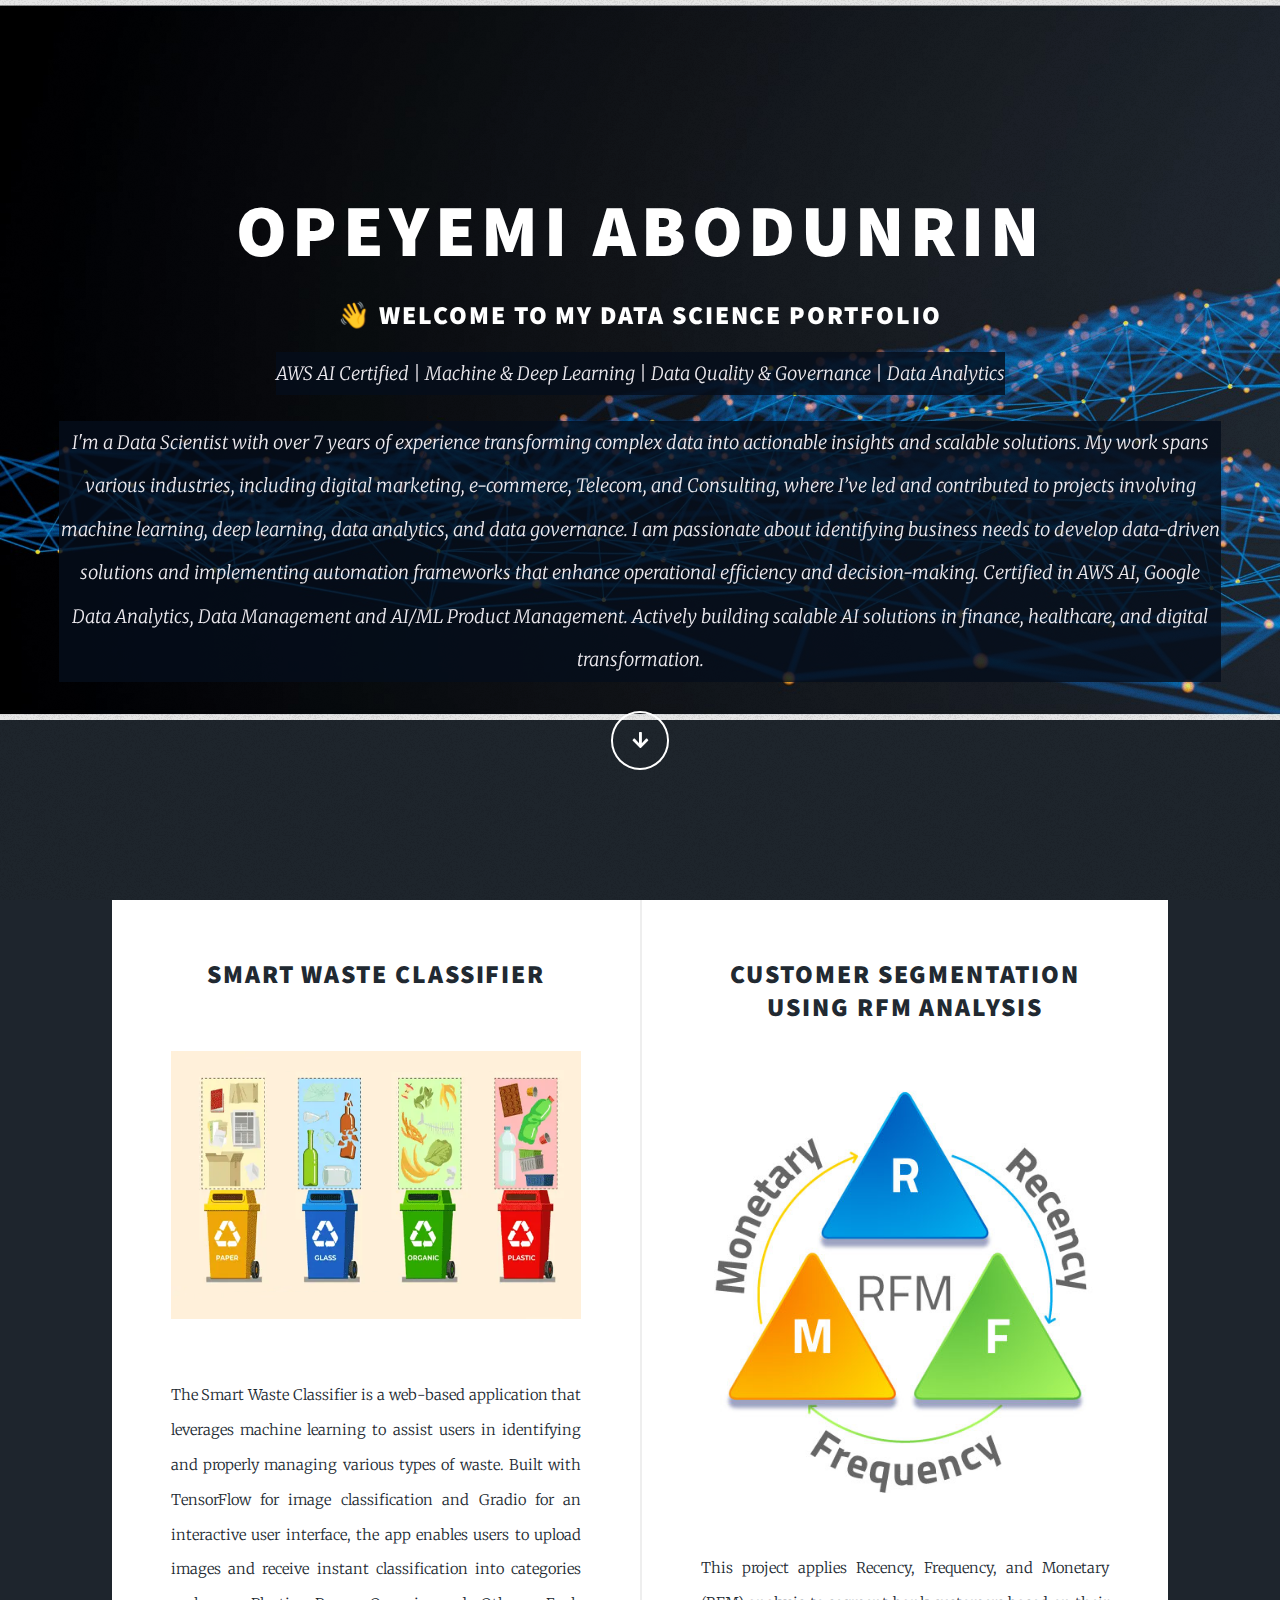
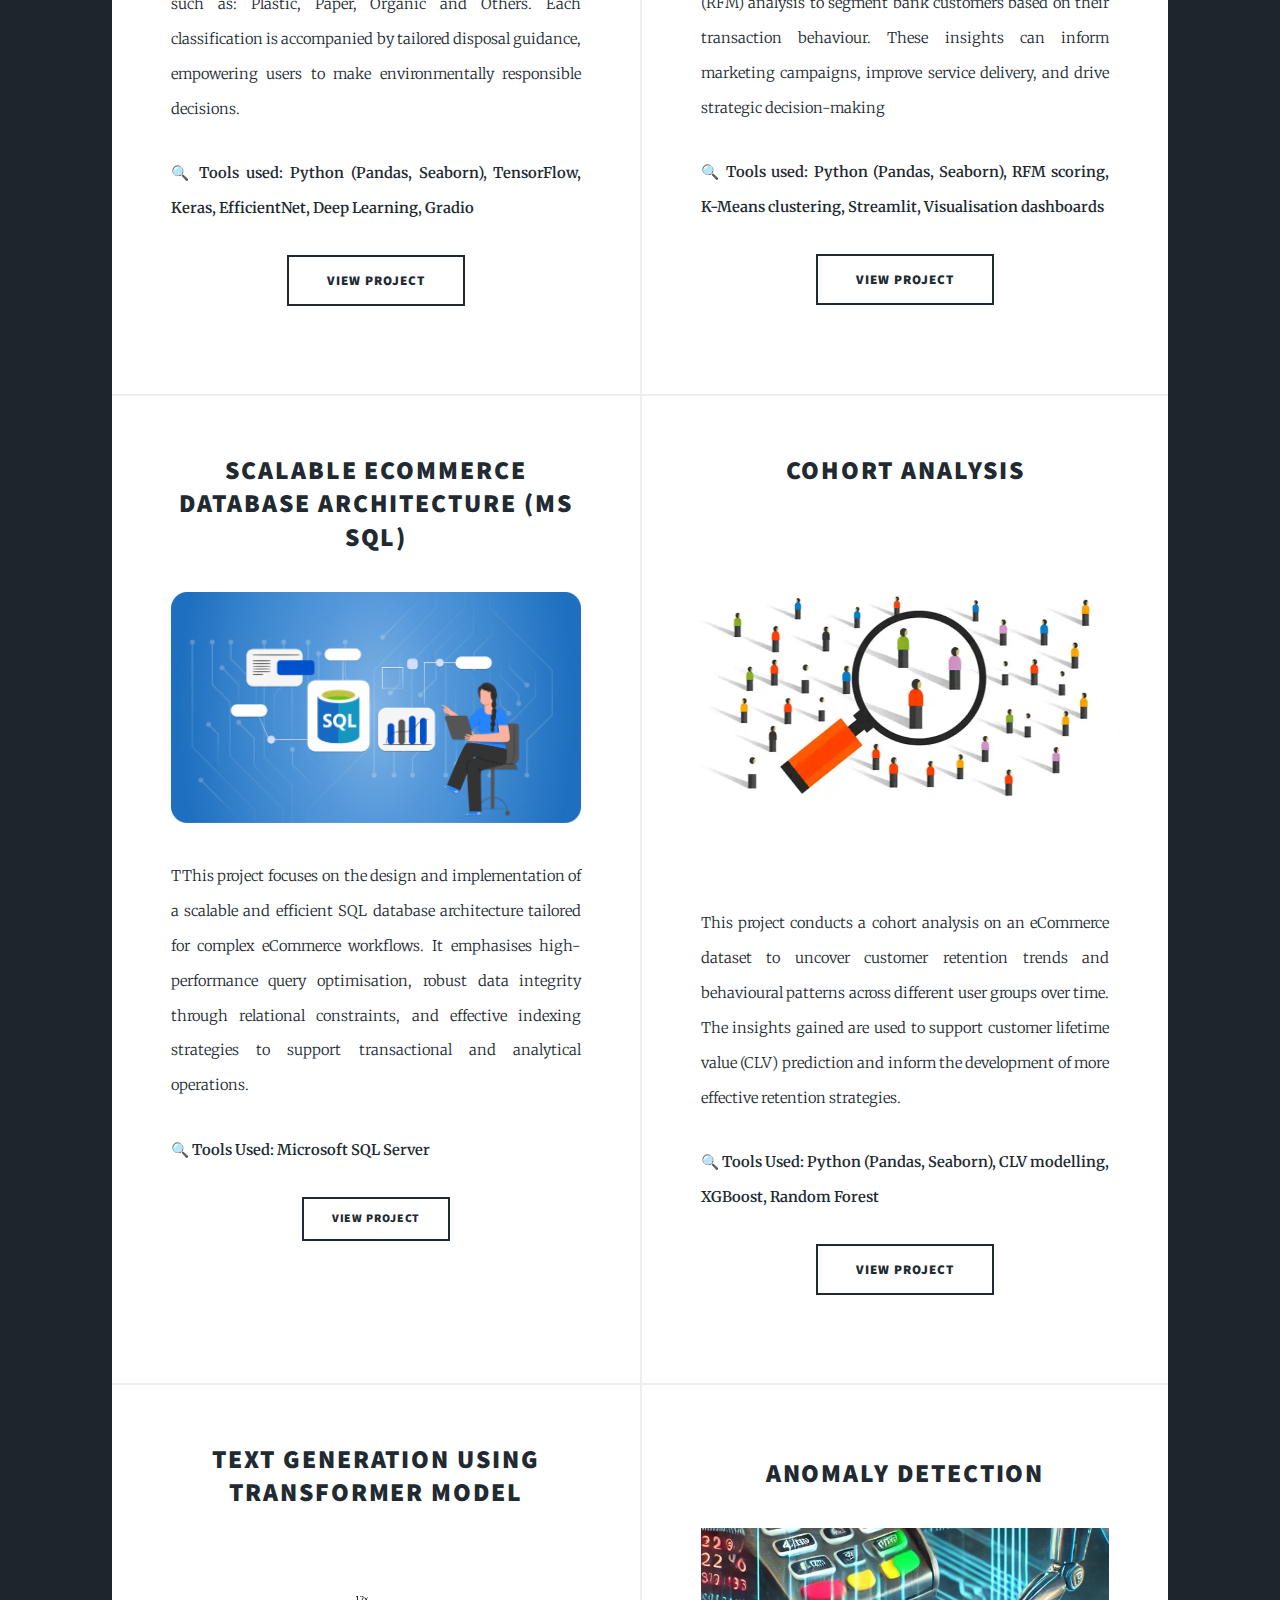
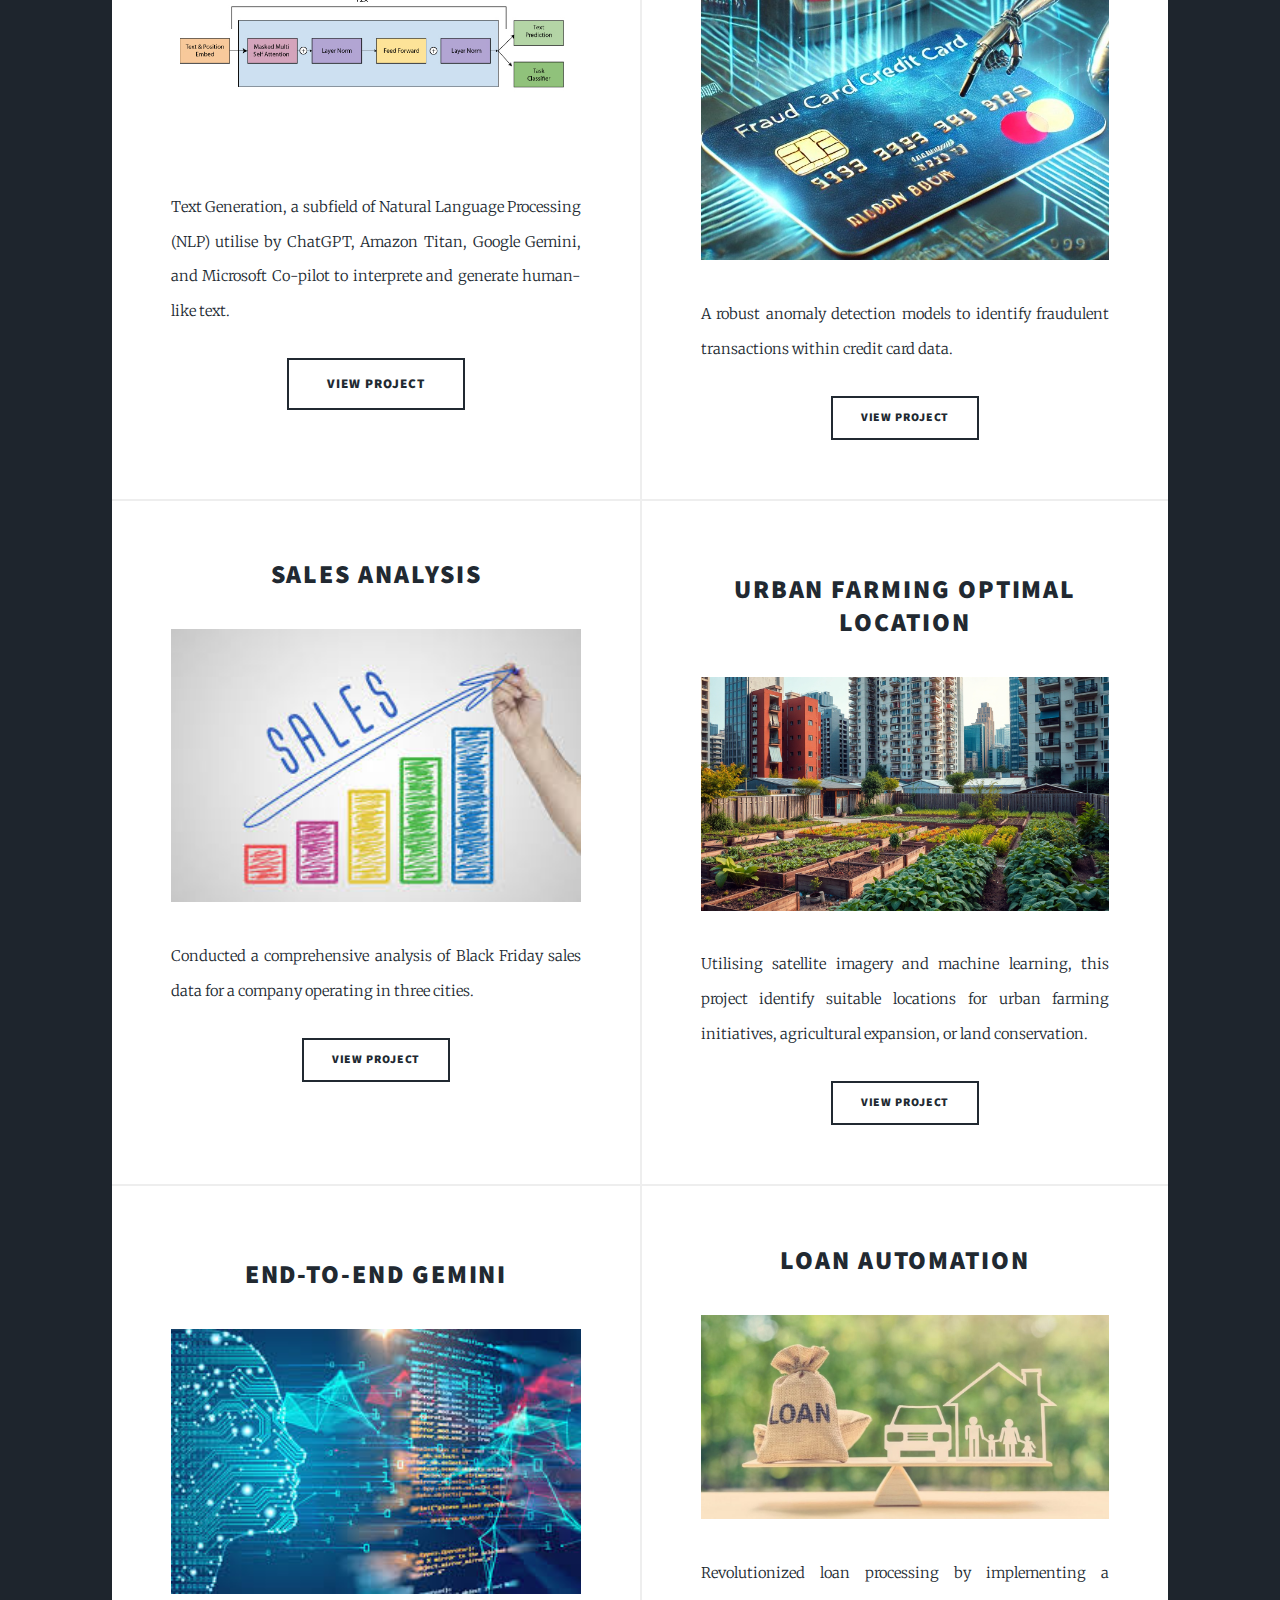
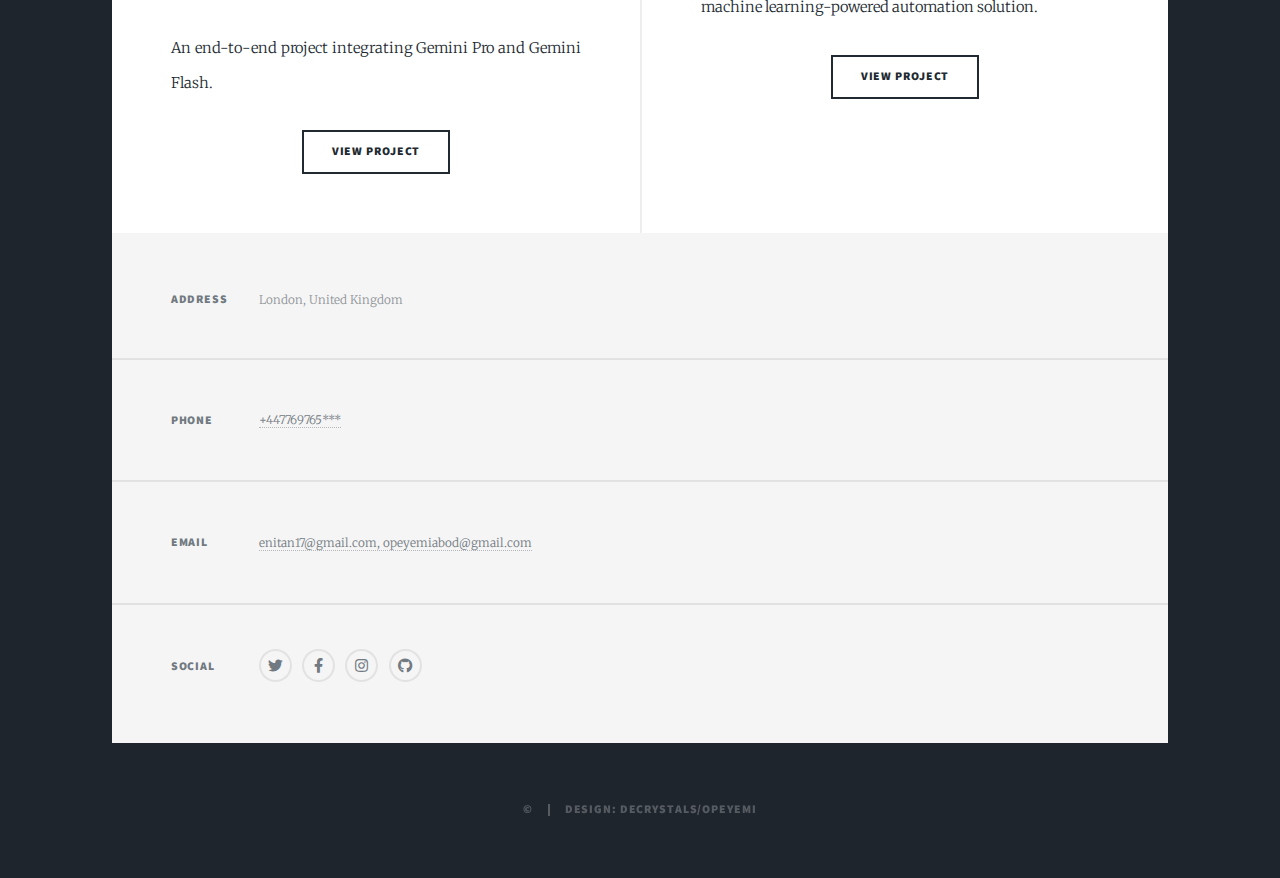
<file: index.html>
<!DOCTYPE HTML>
<!--
	Opeyemi Abodunrin's Portfolio
-->
<html>
	<head>
		<title>Ope Portfolio</title>
		<meta charset="utf-8" />
		<meta name="viewport" content="width=device-width, initial-scale=1, user-scalable=no" />
		<link rel="stylesheet" href="assets/css/main.css" />
		<noscript><link rel="stylesheet" href="assets/css/noscript.css" /></noscript>
	</head>
	<body class="is-preload">

		<!-- Wrapper -->
			<div id="wrapper" class="fade-in">

				<!-- Intro -->
					<div id="intro">
						<h1>Opeyemi Abodunrin<br />
							</h1>
						<h2>👋 Welcome to My Data Science Portfolio</h2>
						<p style="background-color: rgba(5, 13, 27, 0.815);"> AWS AI Certified | Machine & Deep Learning | Data Quality & Governance | Data Analytics </p>

						<p style="background-color: rgba(5, 13, 27, 0.815);">I'm a Data Scientist with over 7 years of experience transforming complex data into actionable insights 
							and scalable solutions. My work spans various industries, including digital marketing, e-commerce, Telecom, and Consulting, where I’ve led and contributed to projects 
							involving machine learning, deep learning, data analytics, and data governance.
							I am passionate about identifying business needs to develop data-driven solutions and implementing automation frameworks that enhance operational efficiency and decision-making. 
 							Certified in AWS AI, Google Data Analytics, Data Management and AI/ML Product Management. Actively building scalable AI solutions in finance, healthcare, and digital transformation.</p-->
						<ul class="actions">
							<li><a href="#header" class="button icon solid solo fa-arrow-down scrolly">Continue</a></li>
						</ul>
					</div>

				<!-- Header -->
					<header id="header">
						<a href="index.html" class="logo">My Projects</a>
					</header>

				<!-- Nav 
					<nav id="nav">
						<ul class="links">
							<li class="active"><a href="index.html">This is Massively</a></li>
						</ul>
						<ul class="icons">
							<li><a href="#" class="icon brands fa-twitter"><span class="label">Twitter</span></a></li>
							<li><a href="#" class="icon brands fa-facebook-f"><span class="label">Facebook</span></a></li>
							<li><a href="#" class="icon brands fa-instagram"><span class="label">Instagram</span></a></li>
							<li><a href="#" class="icon brands fa-github"><span class="label">GitHub</span></a></li>
						</ul>
					</nav>
					-->
				<!-- Main -->
					<div id="main">

						<section class="posts">
							<article >
								<header>
									
									<h2><a href="https://huggingface.co/spaces/MyEnny/waste-classifier-app">Smart Waste Classifier<br />
									</a></h2>
								</header>
									
								<a href="https://huggingface.co/spaces/MyEnny/waste-classifier-app" class="image main"><img src="images/solid-waste-management-1.png" alt="" /></a>
								<p>The Smart Waste Classifier is a web-based application that leverages machine learning to assist users in 
									identifying and properly managing various types of waste. Built with TensorFlow for image classification and
									 Gradio for an interactive user interface, the app enables users to upload images and receive instant classification into 
									 categories such as: Plastic, Paper, Organic and Others.
									 Each classification is accompanied by tailored disposal guidance, empowering users to make environmentally responsible decisions.
									</p>
								<p><b>🔍 Tools used: Python (Pandas, Seaborn), TensorFlow, Keras, EfficientNet, Deep Learning, Gradio </b>
								 <ul class="actions special">
								<p></p>
								 <ul class="actions special">
									<li><a href="https://github.com/deCrystals/smartwaste_classifer/tree/main" class="button large">View Project</a></li>
								</ul>
							</article> 
							<article >
								<header>
									
									<h2><a href="https://bank-segmentation.streamlit.app/"> Customer Segmentation Using RFM Analysis<br />
									</a></h2>
								</header>
									
								<a href="https://bank-segmentation.streamlit.app/" class="image main"><img src="images/RFM.jpg" alt="" /></a>
								<p>This project applies Recency, Frequency, and Monetary (RFM) analysis to segment bank customers 
									based on their transaction behaviour. These insights can inform marketing campaigns, improve service delivery, 
									and drive strategic decision-making</p>
								<p><b>🔍 Tools used: Python (Pandas, Seaborn), RFM scoring, K-Means clustering, Streamlit, Visualisation dashboards</b></p> 
									</p>
								 <ul class="actions special">
								<p></p>
								 <ul class="actions special">
									<li><a href="https://github.com/deCrystals/Bank_CustomerSegmentation" class="button large">View Project</a></li>
								</ul>
							</article> 
							<article>
									<header>
										
										<h2><a href="#">Scalable eCommerce Database Architecture (MS SQL)<br />
										</a></h2>
									</header>
									<a href="https://github.com/deCrystals/SQL" class="image fit"><img src="images/sql.png" alt="" /></a>
									<p>TThis project focuses on the design and implementation of a scalable and efficient SQL database architecture tailored for complex 
										eCommerce workflows. It emphasises high-performance query optimisation, robust data integrity through relational constraints, and 
										effective indexing strategies to support transactional and analytical operations.
									<p><b>🔍 Tools Used: Microsoft SQL Server </b></p>
									<ul class="actions special">
										<li><a href="https://github.com/deCrystals/SQL" class="button">View Project</a></li>
									</ul>
							</article>
							<article >
								<header>
									
									<h2><a href="https://github.com/deCrystals/cohort_analysis">Cohort Analysis <br />
									</a></h2>
								</header>
									
								<a href="https://github.com/deCrystals/cohort_analysis" class="image main"><img src="images/cohot-activation.webp" alt="" /></a>
								<p>This project conducts a cohort analysis on an eCommerce dataset to uncover customer retention trends and 
									behavioural patterns across different user groups over time. The insights gained are used to support customer 
									lifetime value (CLV) prediction and inform the development of more effective retention strategies.

								<p><b>🔍 Tools Used: Python (Pandas, Seaborn), CLV modelling, XGBoost, Random Forest </b></p>
								 <ul class="actions special">
								<p></p>
								 <ul class="actions special">
									<li><a href="https://github.com/deCrystals/cohort_analysis" class="button large">View Project</a></li>
								</ul>
							</article> 
							<article >
								<header>
									
									<h2><a href="gpt2.html">Text generation using Transformer Model<br />
									</a></h2>
								</header>
									
								<a href="gpt2.html" class="image main"><img src="images/Transformer.jpg" alt="" /></a>
								<p>Text Generation, a subfield of Natural Language Processing (NLP) utilise by ChatGPT, Amazon Titan, Google Gemini, and Microsoft Co-pilot to interprete 
									and generate human- like text.</p>
								 <ul class="actions special">
								<p></p>
								 <ul class="actions special">
									<li><a href="gpt2.html" class="button large">View Project</a></li>
								</ul>
							</article> 

							<article>
								<header>
									<span class="date"></span>
									<h2><a href="#">Anomaly Detection<br />
									</a></h2>
								</header>
								<a href="https://github.com/deCrystals/CreditCard-Anomaly" class="image fit"><img src="images/fraud_detect.jpg" alt="" /></a>
								<p class="body">A robust anomaly detection models to identify fraudulent transactions within credit card data.</p>
								<ul class="actions special">
									<li><a href="https://github.com/deCrystals/CreditCard-Anomaly" class="button">View Project</a></li>
								</ul>
							</article> 						
						<!-- Posts -->
							<!--section class="posts"-->
							<article>
								<header>
									<!--<span class="date"></span>-->
									
									<h2><a href="sales.html">Sales Analysis<br />
									</a></h2>
								</header>
								<a href="sales.html" class="image fit"><img src="images/sales2.jpeg" alt="" /></a>
								<p>Conducted a comprehensive analysis of Black Friday sales data for a company operating in three cities.
								</p>
								<ul class="actions special">
									<li><a href="sales.html" class="button">View Project</a></li>
								</ul>
							</article>
							<article>
								<header>
									<span class="date"></span>
									<h2><a href="#">Urban Farming Optimal Location <br />
									</a></h2>
								</header>
								<a href="#" class="image fit"><img src="images/urban.jpg" alt="" /></a>
								<p class="body">Utilising satellite imagery and machine learning, 
									this project identify suitable locations for urban farming initiatives, agricultural expansion, or land conservation.</p>
								<ul class="actions special">
									<li><a href="https://github.com/deCrystals/Urban-Agriculture-in-Milan" class="button">View Project</a></li>
								</ul>
							</article>
							<article>
								<header>
									
									<span class="date"></span>
									<h2><a href="#">End-to-End Gemini<br />
									</a></h2>
								</header>
								<a href="#" class="image fit"><img src="images/machine.jfif" alt="" /></a>
								<p>An end-to-end project integrating Gemini Pro and Gemini Flash. 
									</p>
								<ul class="actions special">
									<li><a href="https://github.com/deCrystals/End-to-end-Gemini" class="button">View Project</a></li>
								</ul>
							</article>

							
							<article>
								<header>
										<!--<span class="date"></span>-->
																	
										<h2><a href="#">Loan Automation<br />
										</a></h2>
								</header>
									<a href="#" class="image fit"><img src="images/loan.jpg" alt="" /></a>
									<p>Revolutionized loan processing by implementing a machine learning-powered automation solution.
										</p>
									<ul class="actions special">
										<li><a href="loan.html" class="button">View Project</a></li>
									</ul>
							</article>
							<!--article>
									<header>
										
										<h2><a href="#">Scalable eCommerce Database Architecture (MS SQL)<br />
										</a></h2>
									</header>
									<a href="https://github.com/deCrystals/SQL" class="image fit"><img src="images/sql.png" alt="" /></a>
									<p>Designed and implemented a robust SQL database architecture to support complex e-commerce workflows. Optimized query performance, ensured data integrity, and implemented effective indexing strategies.</p>
									<ul class="actions special">
										<li><a href="https://github.com/deCrystals/SQL" class="button">View Project</a></li>
									</ul>
							</article-->
							<!--article>
									<header>
										<<span class="date">April 22, 2017</span>>
										<h2><a href="#">Wikipedia Traffic<br />
										2016</a></h2>
									</header>
									<a href="#" class="image fit"><img src="images/tableau.png" alt="" /></a>
									<p>This Project displays the dashboard for Wikipedia traffic in 2016.</p>
									<ul class="actions special">
										<li><a href="https://public.tableau.com/app/profile/opeyemi2394/viz/WikipediaTraffic2016/Dashboard1" class="button">View Project</a></li>
									</ul>
								</article -->
								<!--article>
									<header>
										<span class="date"></span>
										<h2><a href="#">Urban Farming Optimal Location <br />
										</a></h2>
									</header>
									<a href="#" class="image fit"><img src="images/urban.jpg" alt="" /></a>
									<p class="body">Utilising satellite imagery and machine learning, 
										this project identify suitable locations for urban farming initiatives, agricultural expansion, or land conservation.</p>
									<ul class="actions special">
										<li><a href="https://github.com/maria-fisher/Urban-Agriculture-in-Milan" class="button">View Project</a></li>
									</ul>
								</article-->
								<!--<article>
									<header>
										<span class="date">April 11, 2017</span>
										<h2><a href="#">Odio magna<br />
										sed consectetur</a></h2>
									</header>
									<a href="#" class="image fit"><img src="images/pic06.jpg" alt="" /></a>
									<p>Donec eget ex magna. Interdum et malesuada fames ac ante ipsum primis in faucibus. Pellentesque venenatis dolor imperdiet dolor mattis sagittis magna etiam.</p>
									<ul class="actions special">
										<li><a href="#" class="button">Full Story</a></li>
									</ul>
								</article>
								<article>
									<header>
										<span class="date">April 7, 2017</span>
										<h2><a href="#">Augue lorem<br />
										primis vestibulum</a></h2>
									</header>
									<a href="#" class="image fit"><img src="images/pic07.jpg" alt="" /></a>
									<p>Donec eget ex magna. Interdum et malesuada fames ac ante ipsum primis in faucibus. Pellentesque venenatis dolor imperdiet dolor mattis sagittis magna etiam.</p>
									<ul class="actions special">
										<li><a href="#" class="button">Full Story</a></li>
									</ul>
								</article>
							</section>-->

						<!-- Footer 
							<footer>
								<div class="pagination">
									<a href="#" class="previous">Prev</a>
									<a href="#" class="page active">1</a>
									<a href="#" class="page">2</a>
									<a href="#" class="page">3</a>
									<span class="extra">&hellip;</span>
									<a href="#" class="page">8</a>
									<a href="#" class="page">9</a>
									<a href="#" class="page">10</a>
									<a href="#" class="next">Next</a>
								</div>
							</footer>-->

					</div>

				<!-- Footer -->
					<footer id="footer">
						<!--<section>
							<form method="post" action="#">
								<div class="fields">
									<div class="field">
										<label for="name">Name</label>
										<input type="text" name="name" id="name" />
									</div>
									<div class="field">
										<label for="email">Email</label>
										<input type="text" name="email" id="email" />
									</div>
									<div class="field">
										<label for="message">Message</label>
										<textarea name="message" id="message" rows="3"></textarea>
									</div>
								</div>
								<ul class="actions">
									<li><input type="submit" value="Send Message" /></li>
								</ul>
							</form>
						</section>-->
						<section class="split contact">
							<section class="alt">
								<h3>Address</h3>
								<p>London, United Kingdom<br />
								
								</p>
							</section>
							<section>
								<h3>Phone</h3>
								<p><a href="#">+447769765***</a></p>
							</section>
							<section>
								<h3>Email</h3>
								<p><a href="#">enitan17@gmail.com, opeyemiabod@gmail.com</a></p>
							</section>
							<section>
								<h3>Social</h3>
								<ul class="icons alt">
									<li><a href="#" class="icon brands alt fa-twitter"><span class="label">Twitter</span></a></li>
									<li><a href="#" class="icon brands alt fa-facebook-f"><span class="label">Facebook</span></a></li>
									<li><a href="#" class="icon brands alt fa-instagram"><span class="label">Instagram</span></a></li>
									<li><a href="#" class="icon brands alt fa-github"><span class="label">GitHub</span></a></li>
								</ul>
							</section>
						</section>
					</footer>

				<!-- Copyright -->
					<div id="copyright">
						<ul><li>&copy;</li><li>Design: DeCrystals/Opeyemi</li></ul>
					</div>

			</div>

		<!-- Scripts -->
			<script src="assets/js/jquery.min.js"></script>
			<script src="assets/js/jquery.scrollex.min.js"></script>
			<script src="assets/js/jquery.scrolly.min.js"></script>
			<script src="assets/js/browser.min.js"></script>
			<script src="assets/js/breakpoints.min.js"></script>
			<script src="assets/js/util.js"></script>
			<script src="assets/js/main.js"></script>

	</body>
</html>
</file>
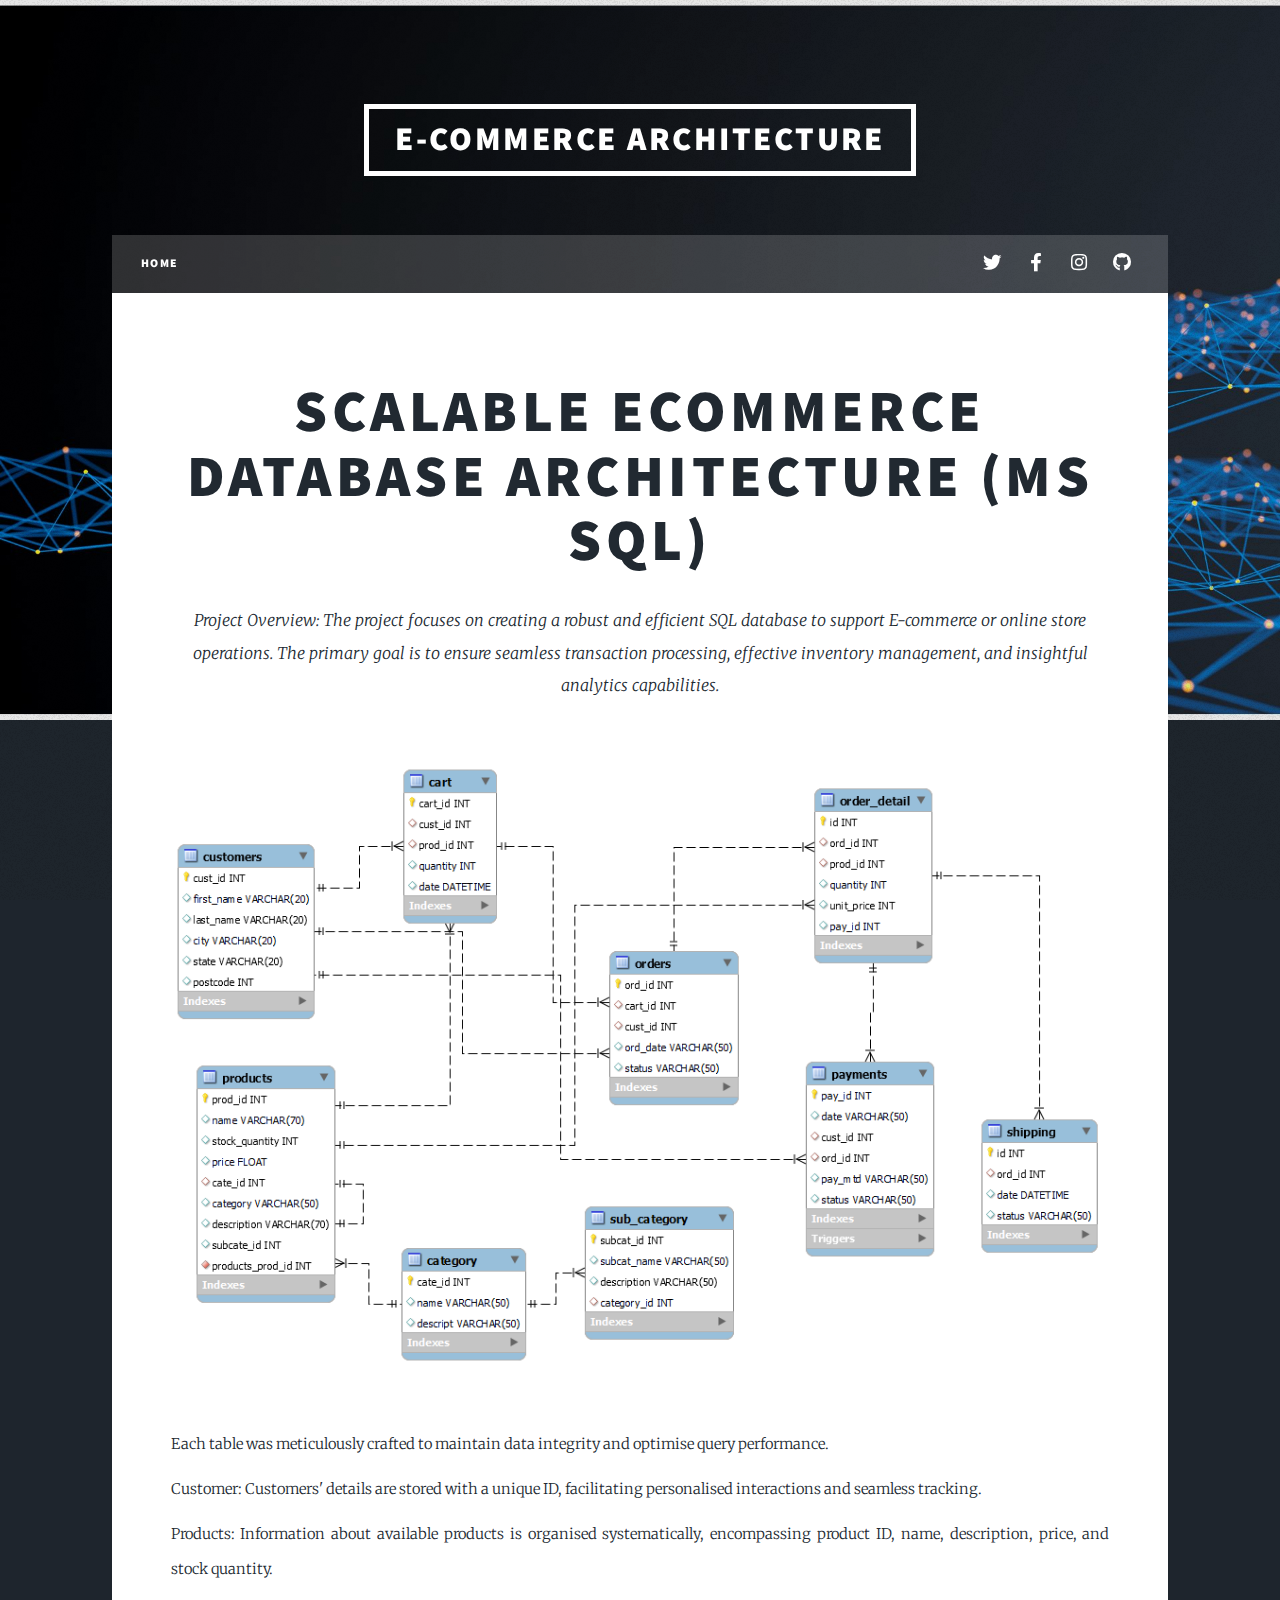
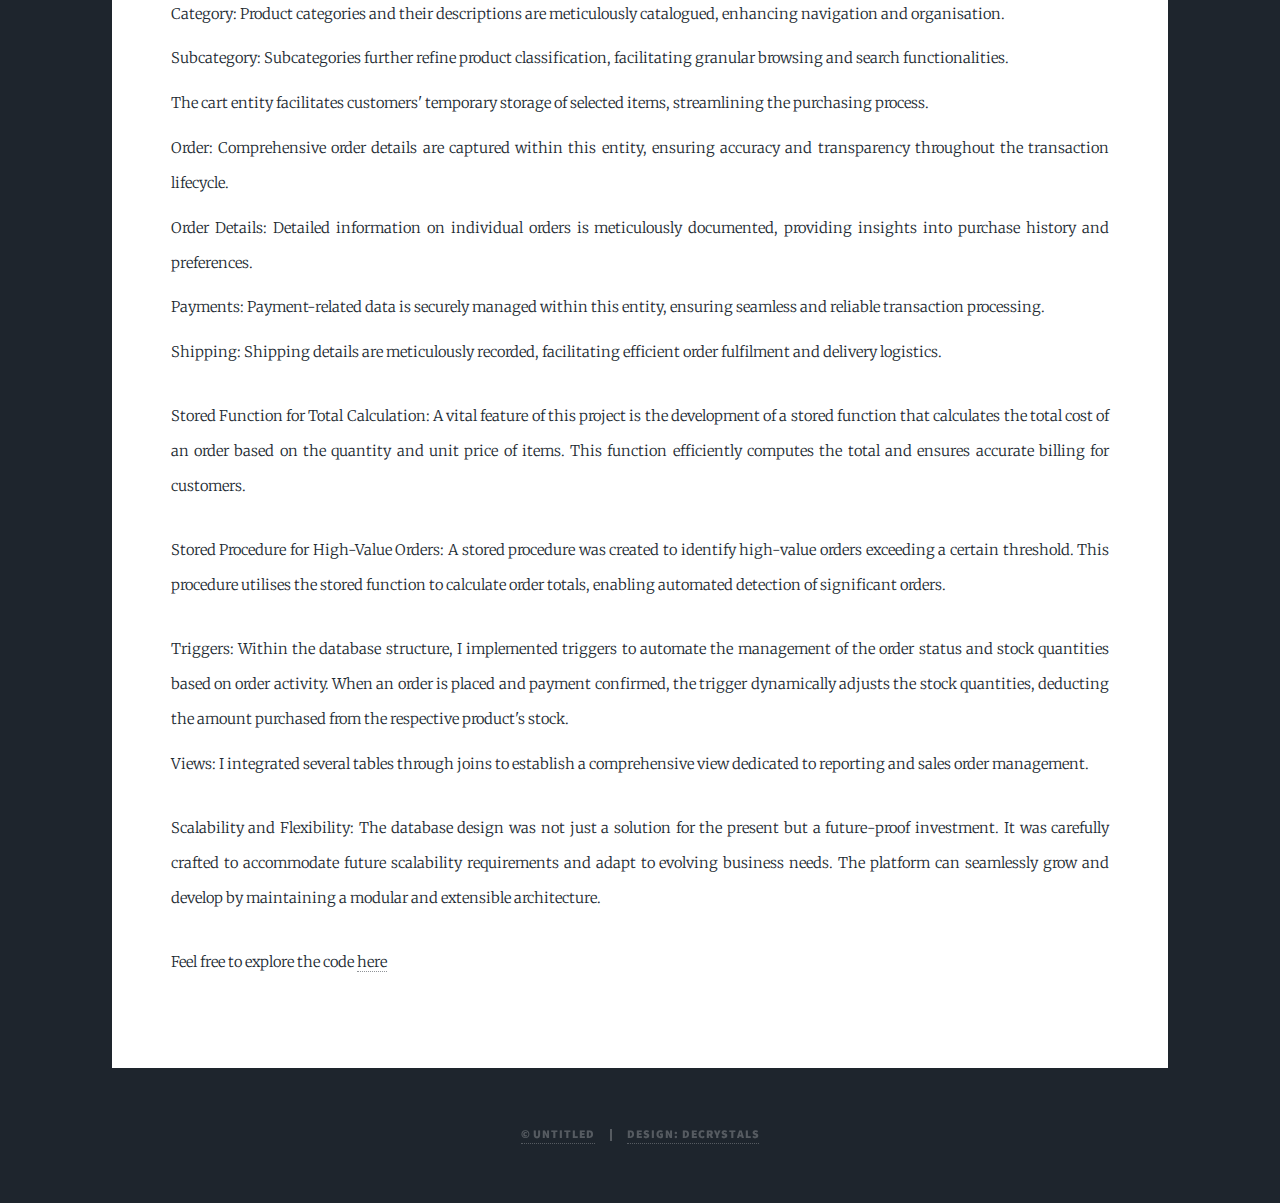
<file: ecommerce.html>
<!DOCTYPE HTML>
<!--
	Opeyemi Abodunrin's Portfolio
-->
<html>
	<head>
		<title>E-Commerce Architecture </title>
		<meta charset="utf-8" />
		<meta name="viewport" content="width=device-width, initial-scale=1, user-scalable=no" />
		<link rel="stylesheet" href="assets/css/main.css" />
		<noscript><link rel="stylesheet" href="assets/css/noscript.css" /></noscript>
	</head>
	<body class="is-preload">

		<!-- Wrapper -->
			<div id="wrapper">

				<!-- Header -->
					<header id="header">
						<a href="ecommerce.html" class="logo">E-Commerce Architecture</a>
					</header>

				<!-- Nav -->
					<nav id="nav">
						<ul class="links">
							<li><a href="index.html">Home</a></li>
							
						</ul>
						<ul class="icons">
							<li><a href="#" class="icon brands fa-twitter"><span class="label">Twitter</span></a></li>
							<li><a href="#" class="icon brands fa-facebook-f"><span class="label">Facebook</span></a></li>
							<li><a href="#" class="icon brands fa-instagram"><span class="label">Instagram</span></a></li>
							<li><a href="#" class="icon brands fa-github"><span class="label">GitHub</span></a></li>
						</ul>
					</nav>

				<!-- Main -->
					<div id="main">

						<!-- Post -->
							<section class="post">
								<header class="major">
									<!--span class="date">April 25, 2017</span-->
									<h1>Scalable eCommerce Database Architecture (MS SQL)</h1>
					                                
                                    <p>Project Overview: The project focuses on creating a robust and efficient SQL database to support E-commerce or online store operations. The primary goal is to ensure seamless transaction processing, effective inventory management, and insightful analytics capabilities.</p>
								</header>
								<div class="image main"><a href="https://github.com/deCrystals/SQL" class="image main"><img src="images/Ecommerce EER Diagram.png" alt=""></a></div>
							    <p style="margin-bottom: 10px;">Each table was meticulously crafted to maintain data integrity and optimise query performance.</p>
                                <p style ="margin-bottom: 10px;">Customer: Customers' details are stored with a unique ID, facilitating personalised interactions and seamless tracking.</p>
                                <p style="margin-bottom: 10px;">Products: Information about available products is organised systematically, encompassing product ID, name, description, price, and stock quantity.</p>
                                <p style="margin-bottom: 10px;">Category: Product categories and their descriptions are meticulously catalogued, enhancing navigation and organisation.</p>
                                <p style="margin-bottom: 10px;">Subcategory: Subcategories further refine product classification, facilitating granular browsing and search functionalities.</p>
                                <p style="margin-bottom: 10px;"> The cart entity facilitates customers' temporary storage of selected items, streamlining the purchasing process.</p>
                                <p style="margin-bottom: 10px;">Order: Comprehensive order details are captured within this entity, ensuring accuracy and transparency throughout the transaction lifecycle.</p>
                                <p style="margin-bottom: 10px;">Order Details: Detailed information on individual orders is meticulously documented, providing insights into purchase history and preferences.</p>
                                <p style="margin-bottom: 10px;">Payments: Payment-related data is securely managed within this entity, ensuring seamless and reliable transaction processing.</p>
                                <p>Shipping: Shipping details are meticulously recorded, facilitating efficient order fulfilment and delivery logistics.</p>
                                <p>Stored Function for Total Calculation: A vital feature of this project is the development of a stored function that calculates the total cost of an order based on the quantity and unit price of items. 
                                    This function efficiently computes the total and ensures accurate billing for customers.</p>
                                <p>Stored Procedure for High-Value Orders: A stored procedure was created to identify high-value orders exceeding a certain threshold. 
                                    This procedure utilises the stored function to calculate order totals, enabling automated detection of significant orders.</p>
                                <p style="margin-bottom: 10px;">Triggers: Within the database structure, I implemented triggers to automate the management of the order status and stock quantities based on order activity. When an order is placed and payment confirmed, the trigger dynamically adjusts the stock quantities, deducting the amount purchased from the respective product's stock.</p>
                                <p>Views: I integrated several tables through joins to establish a comprehensive view dedicated to reporting and sales order management.</p>
                                <p>Scalability and Flexibility: The database design was not just a solution for the present but a future-proof investment. It was carefully crafted to accommodate future scalability requirements and adapt to evolving business needs. The platform can seamlessly grow and develop by maintaining a modular and extensible architecture.</p>
                                <p>Feel free to explore the code <a href="https://github.com/deCrystals/SQL">here</p>
					</div>

				<!-- Footer --
					<footer id="footer">
						<section>
							<form method="post" action="#">
								<div class="fields">
									<div class="field">
										<label for="name">Name</label>
										<input type="text" name="name" id="name" />
									</div>
									<div class="field">
										<label for="email">Email</label>
										<input type="text" name="email" id="email" />
									</div>
									<div class="field">
										<label for="message">Message</label>
										<textarea name="message" id="message" rows="3"></textarea>
									</div>
								</div>
								<ul class="actions">
									<li><input type="submit" value="Send Message" /></li>
								</ul>
							</form>
						</section>
						<section class="split contact">
							<section class="alt">
								<h3>Address</h3>
								<p>1234 Somewhere Road #87257<br />
								Nashville, TN 00000-0000</p>
							</section>
							<section>
								<h3>Phone</h3>
								<p><a href="#">(000) 000-0000</a></p>
							</section>
							<section>
								<h3>Email</h3>
								<p><a href="#">info@untitled.tld</a></p>
							</section>
							<section>
								<h3>Social</h3>
								<ul class="icons alt">
									<li><a href="#" class="icon brands alt fa-twitter"><span class="label">Twitter</span></a></li>
									<li><a href="#" class="icon brands alt fa-facebook-f"><span class="label">Facebook</span></a></li>
									<li><a href="#" class="icon brands alt fa-instagram"><span class="label">Instagram</span></a></li>
									<li><a href="#" class="icon brands alt fa-github"><span class="label">GitHub</span></a></li>
								</ul>
							</section>
						</section>
					</footer>-->

				<!-- Copyright -->
					<div id="copyright">
						<ul><li>&copy; Untitled</li><li>Design: DeCrystals</a></li></ul>
					</div>

			</div>

		<!-- Scripts -->
			<script src="assets/js/jquery.min.js"></script>
			<script src="assets/js/jquery.scrollex.min.js"></script>
			<script src="assets/js/jquery.scrolly.min.js"></script>
			<script src="assets/js/browser.min.js"></script>
			<script src="assets/js/breakpoints.min.js"></script>
			<script src="assets/js/util.js"></script>
			<script src="assets/js/main.js"></script>

	</body>
</html>
</file>
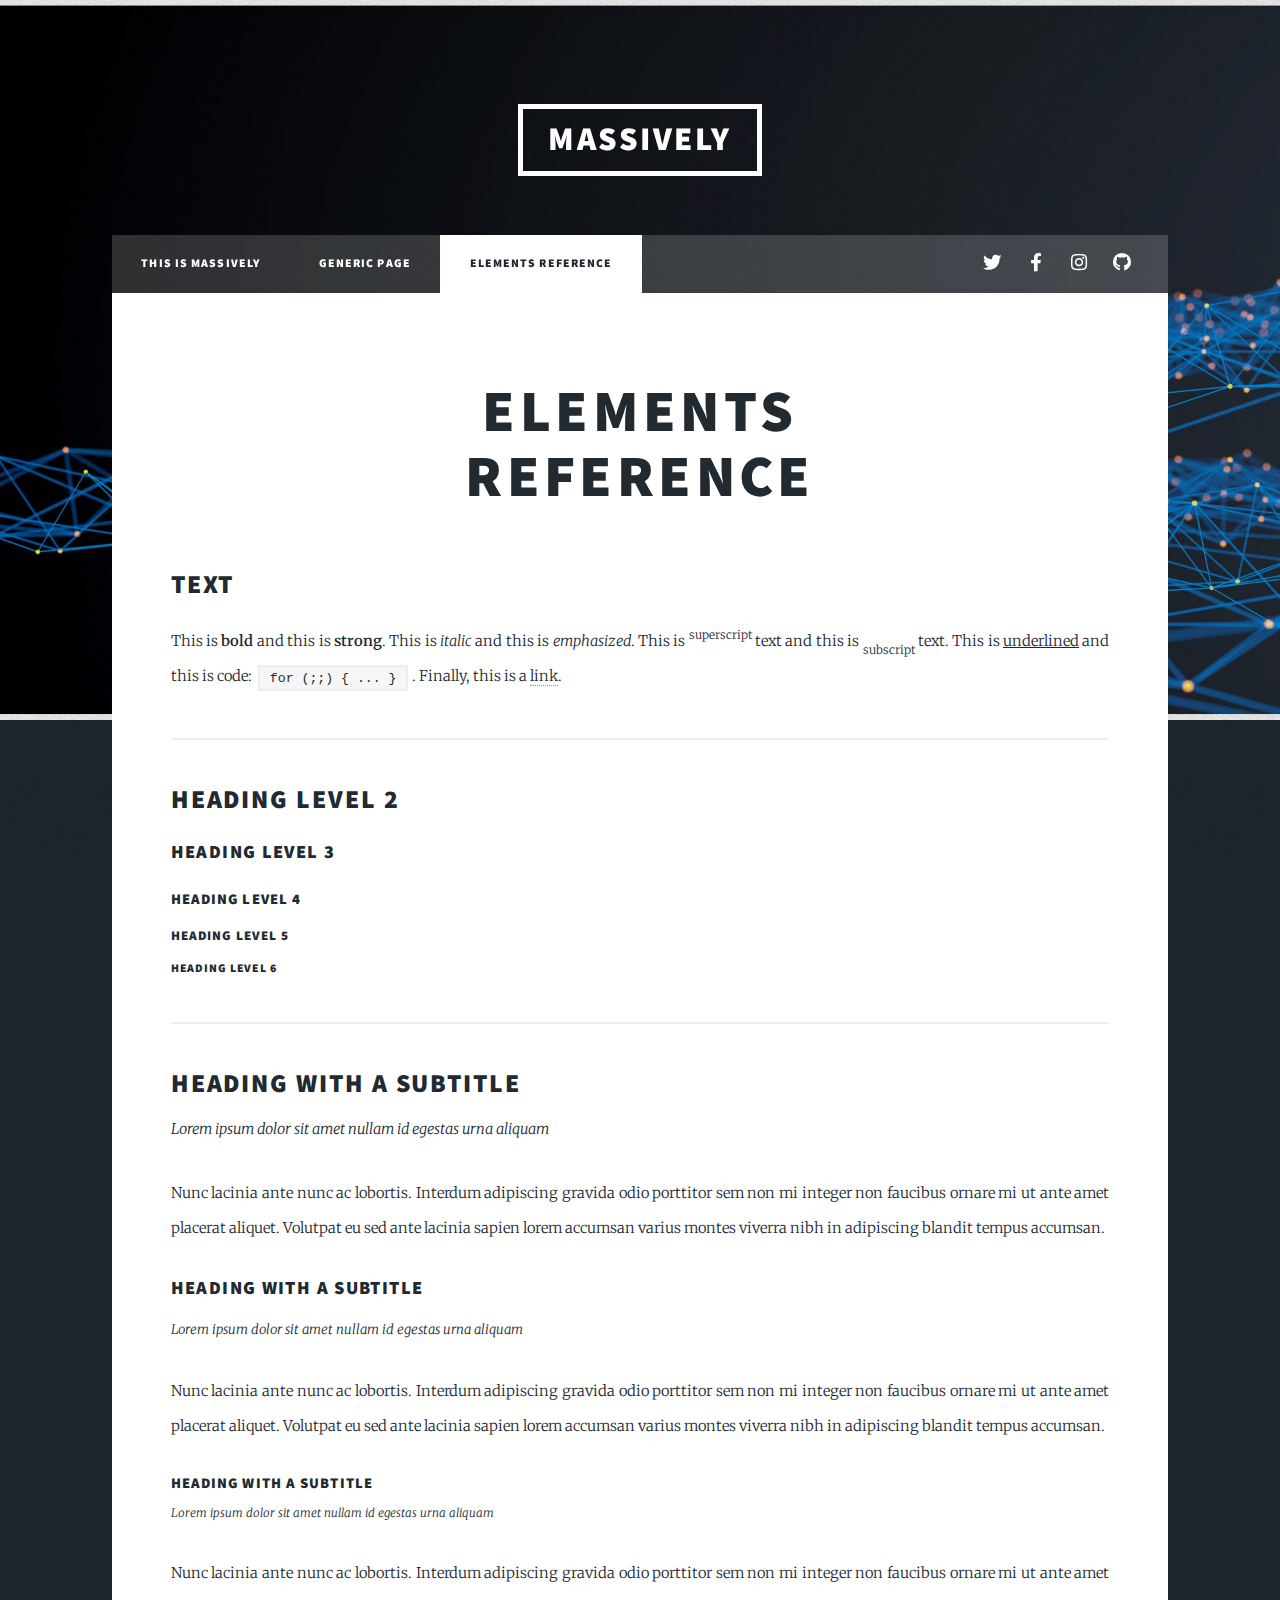
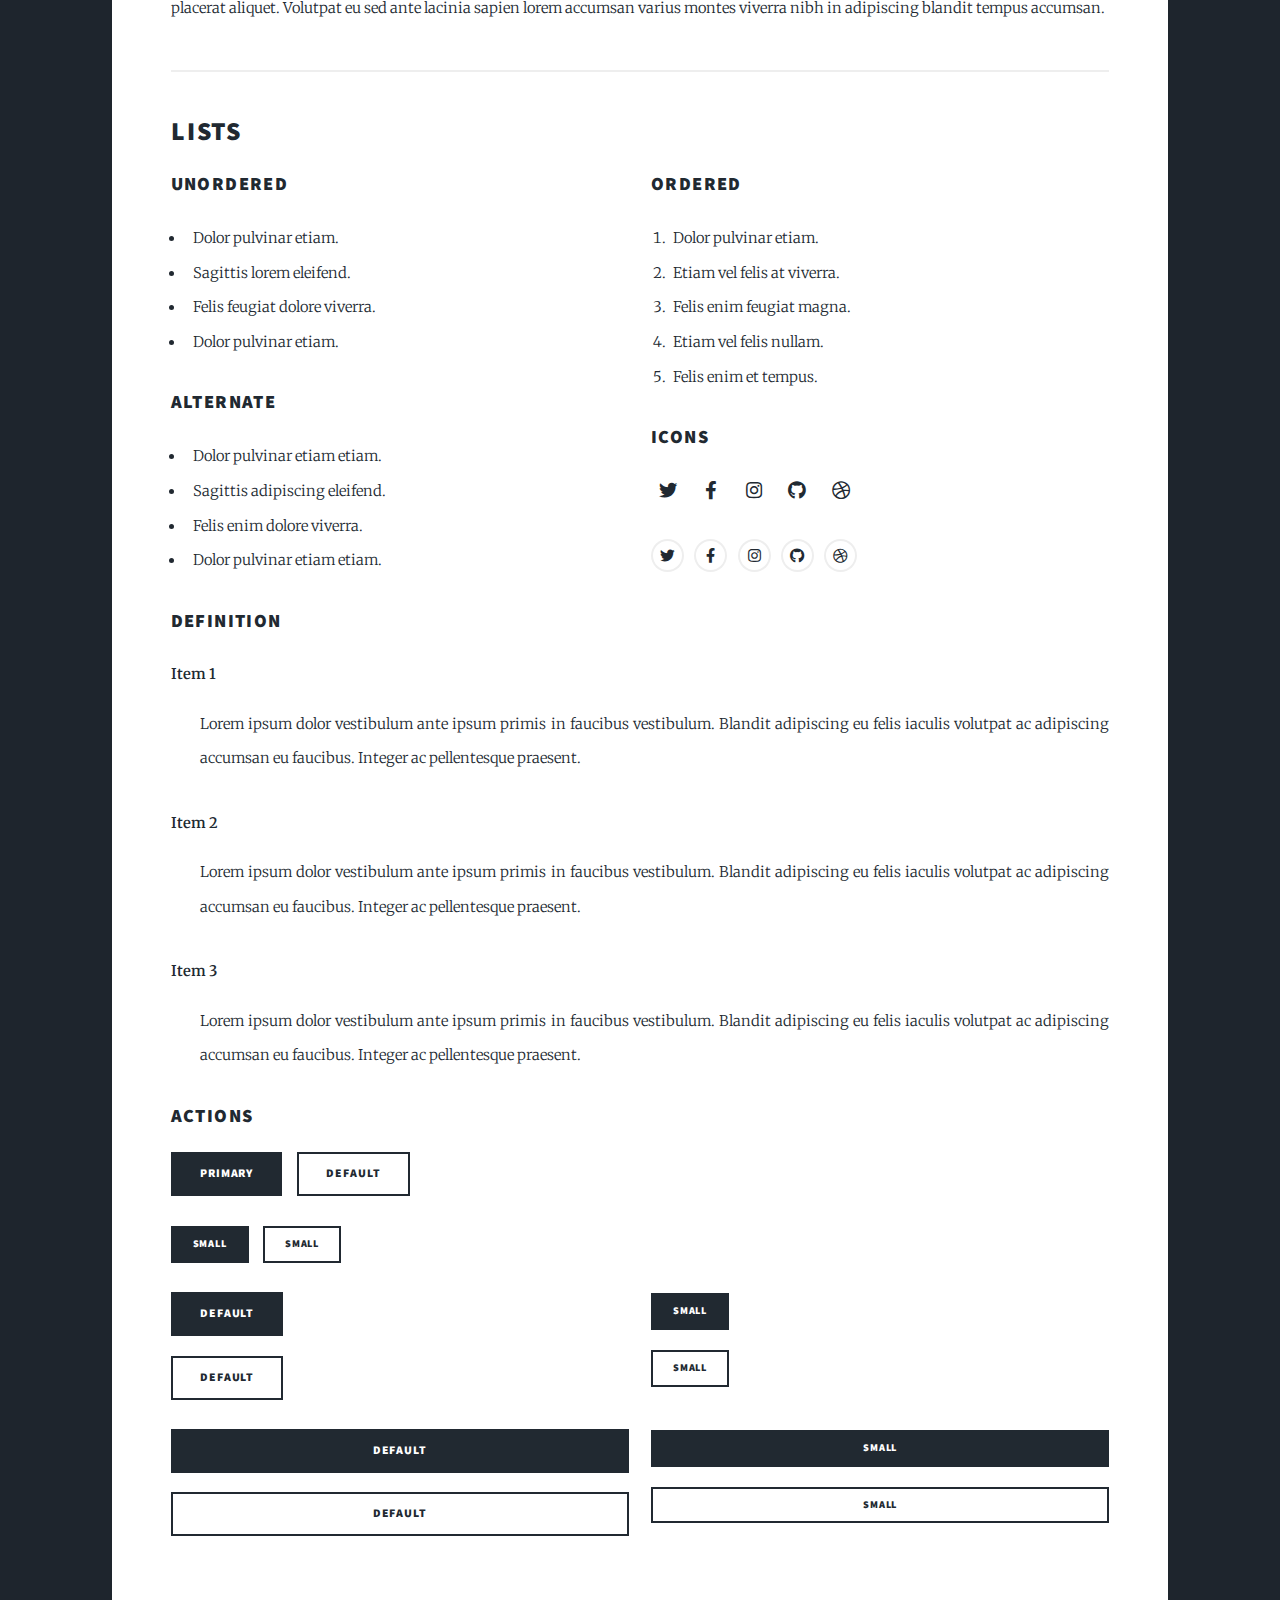
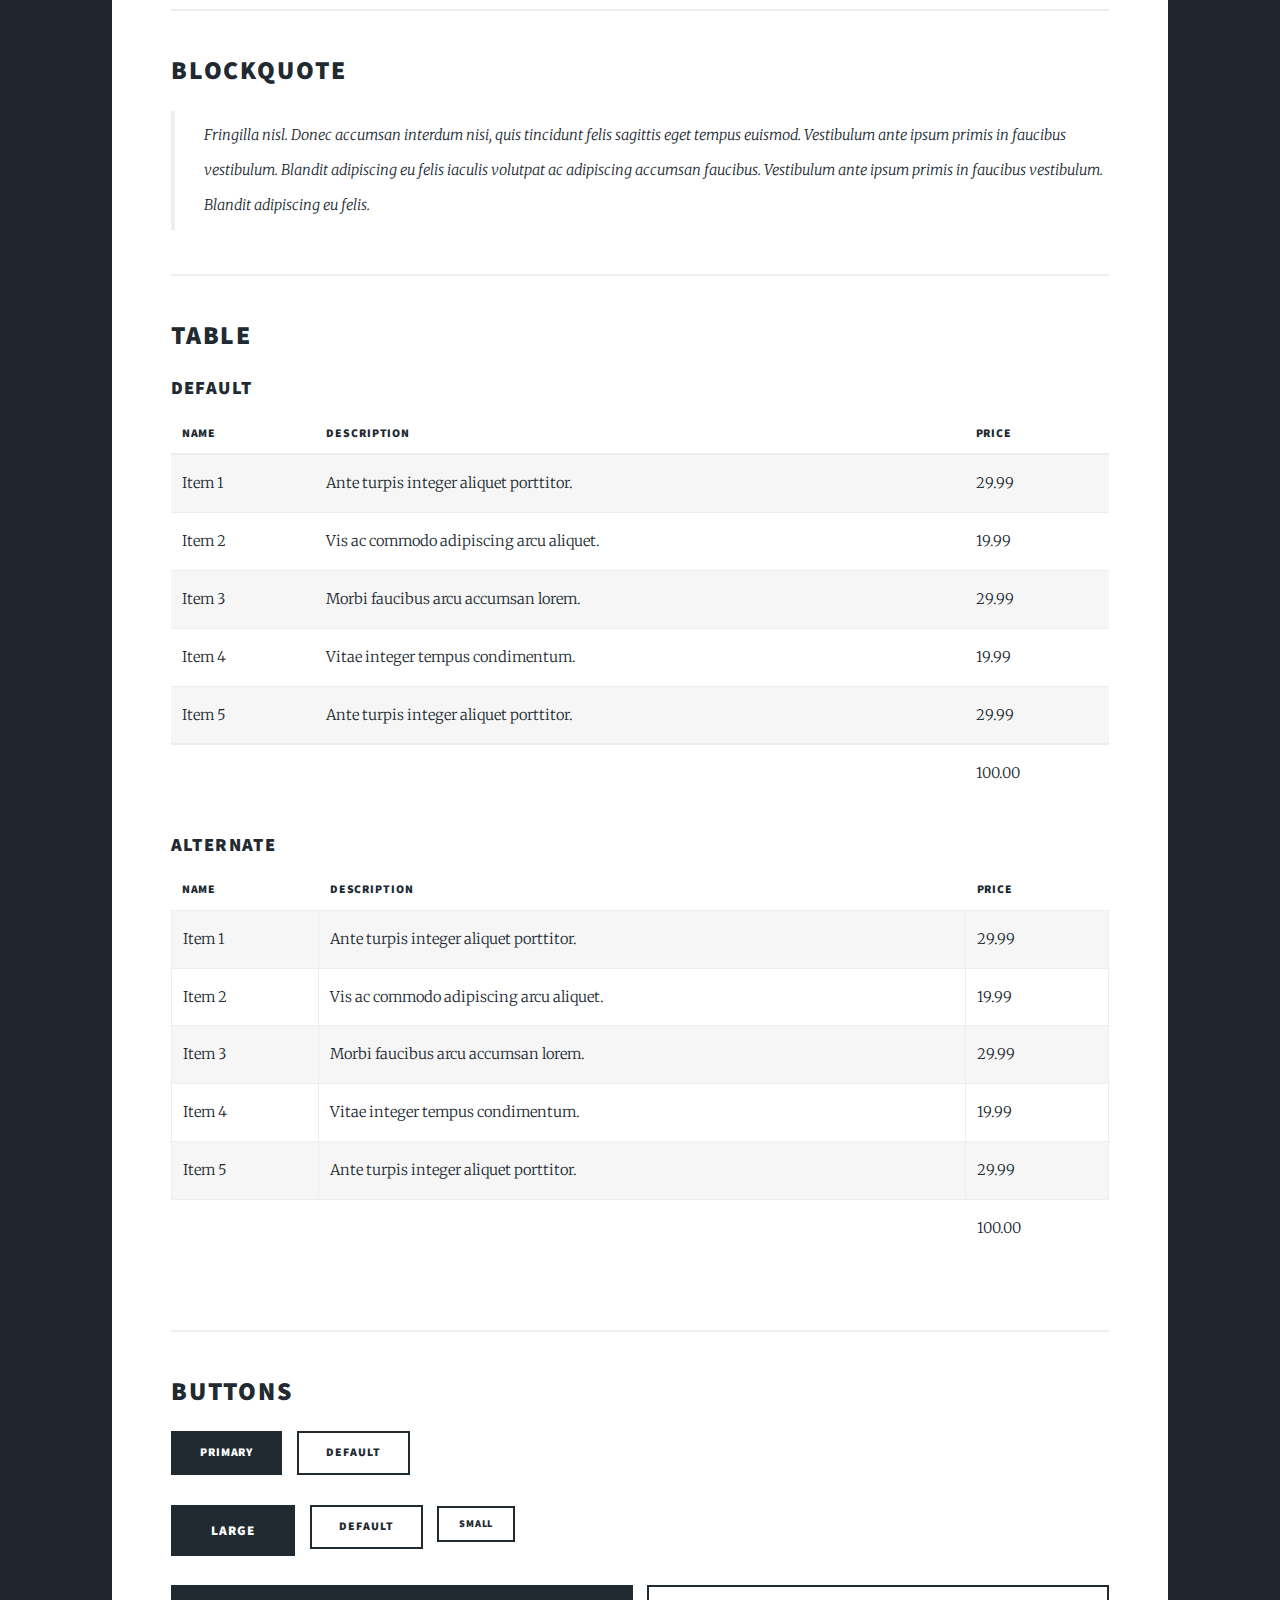
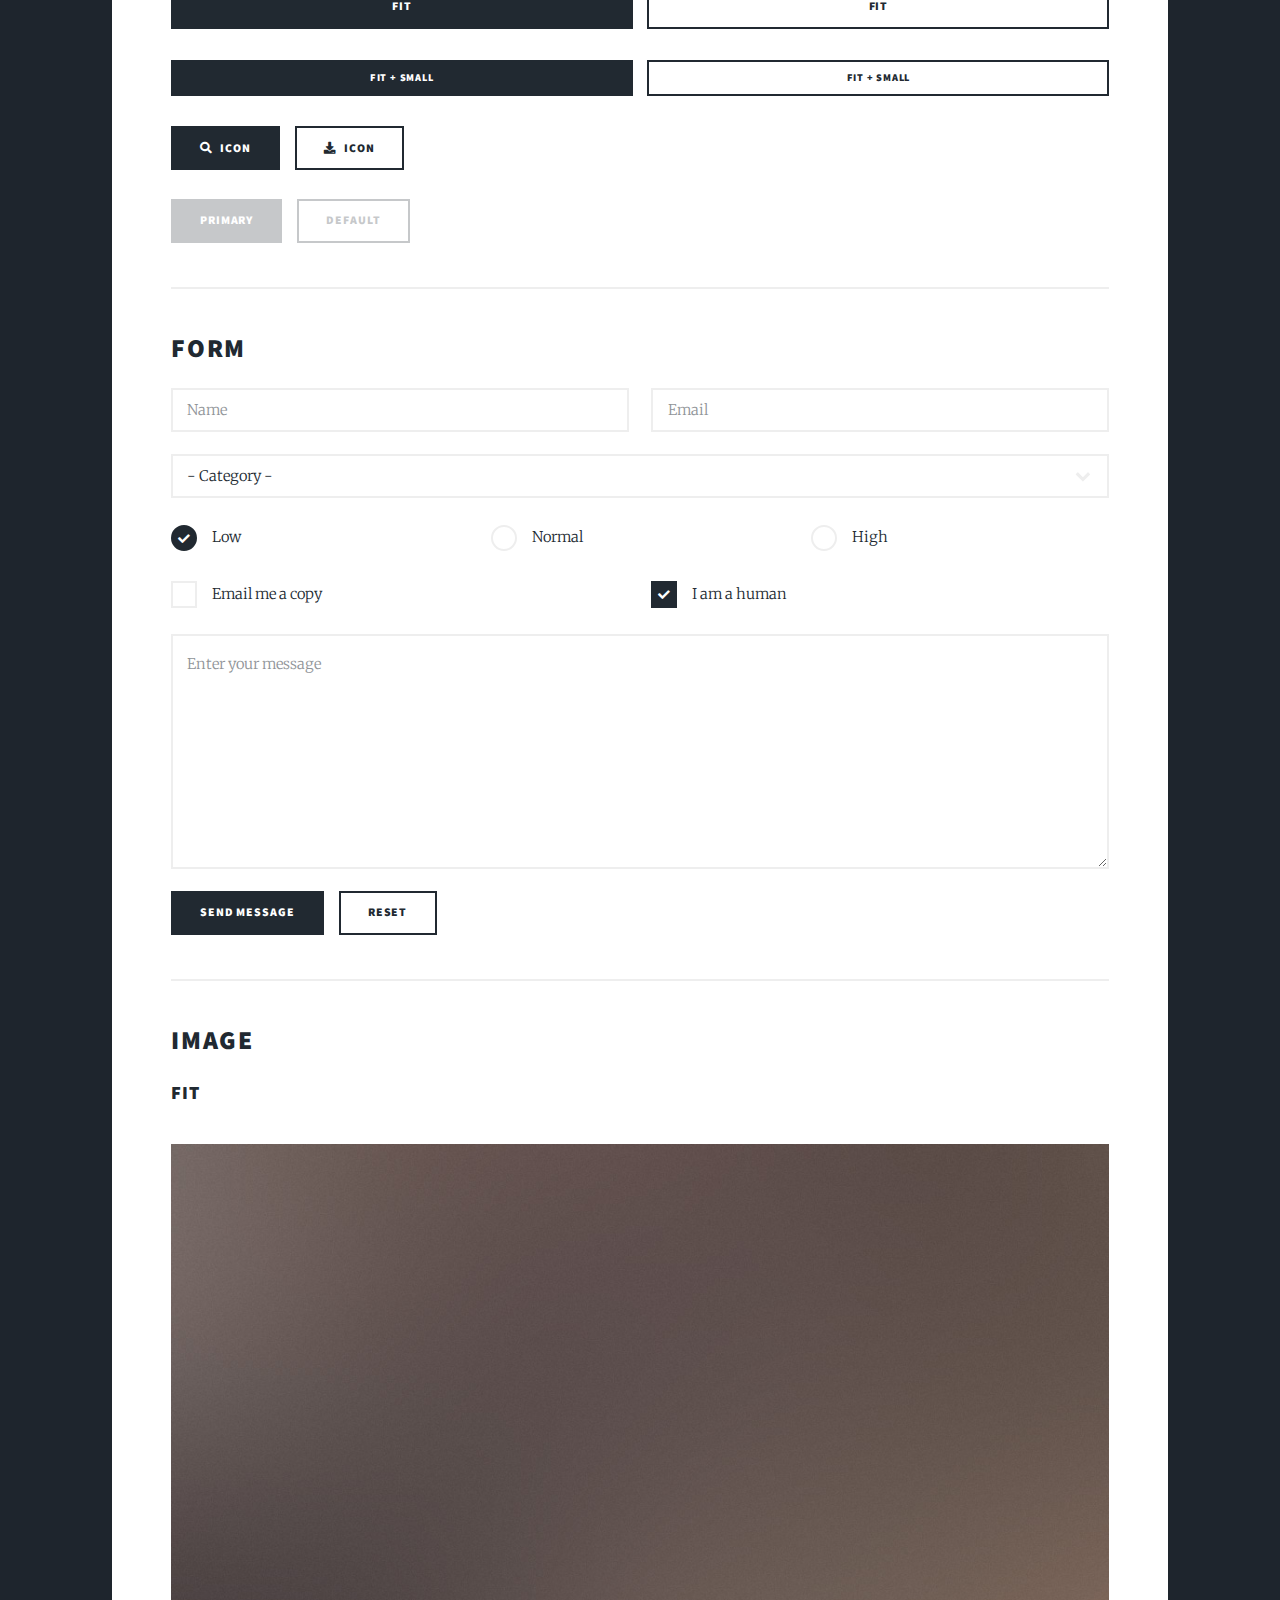
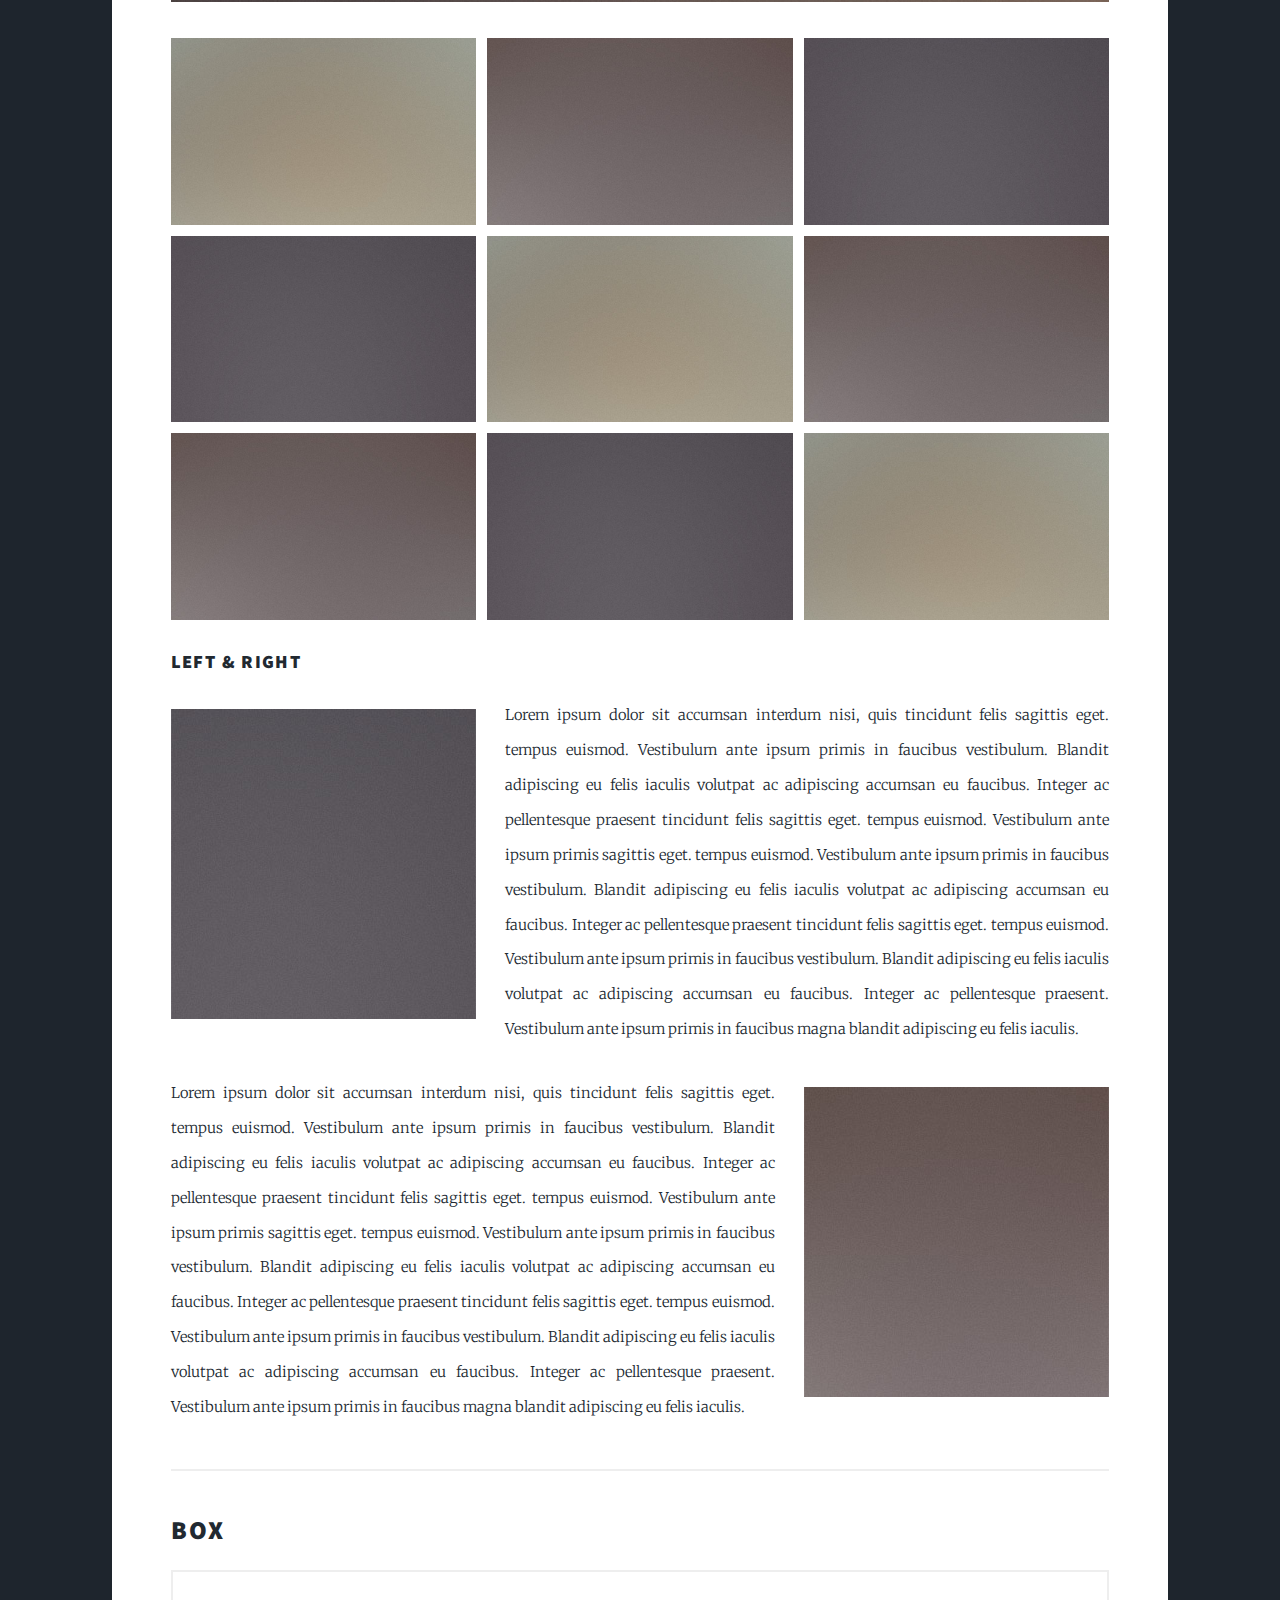
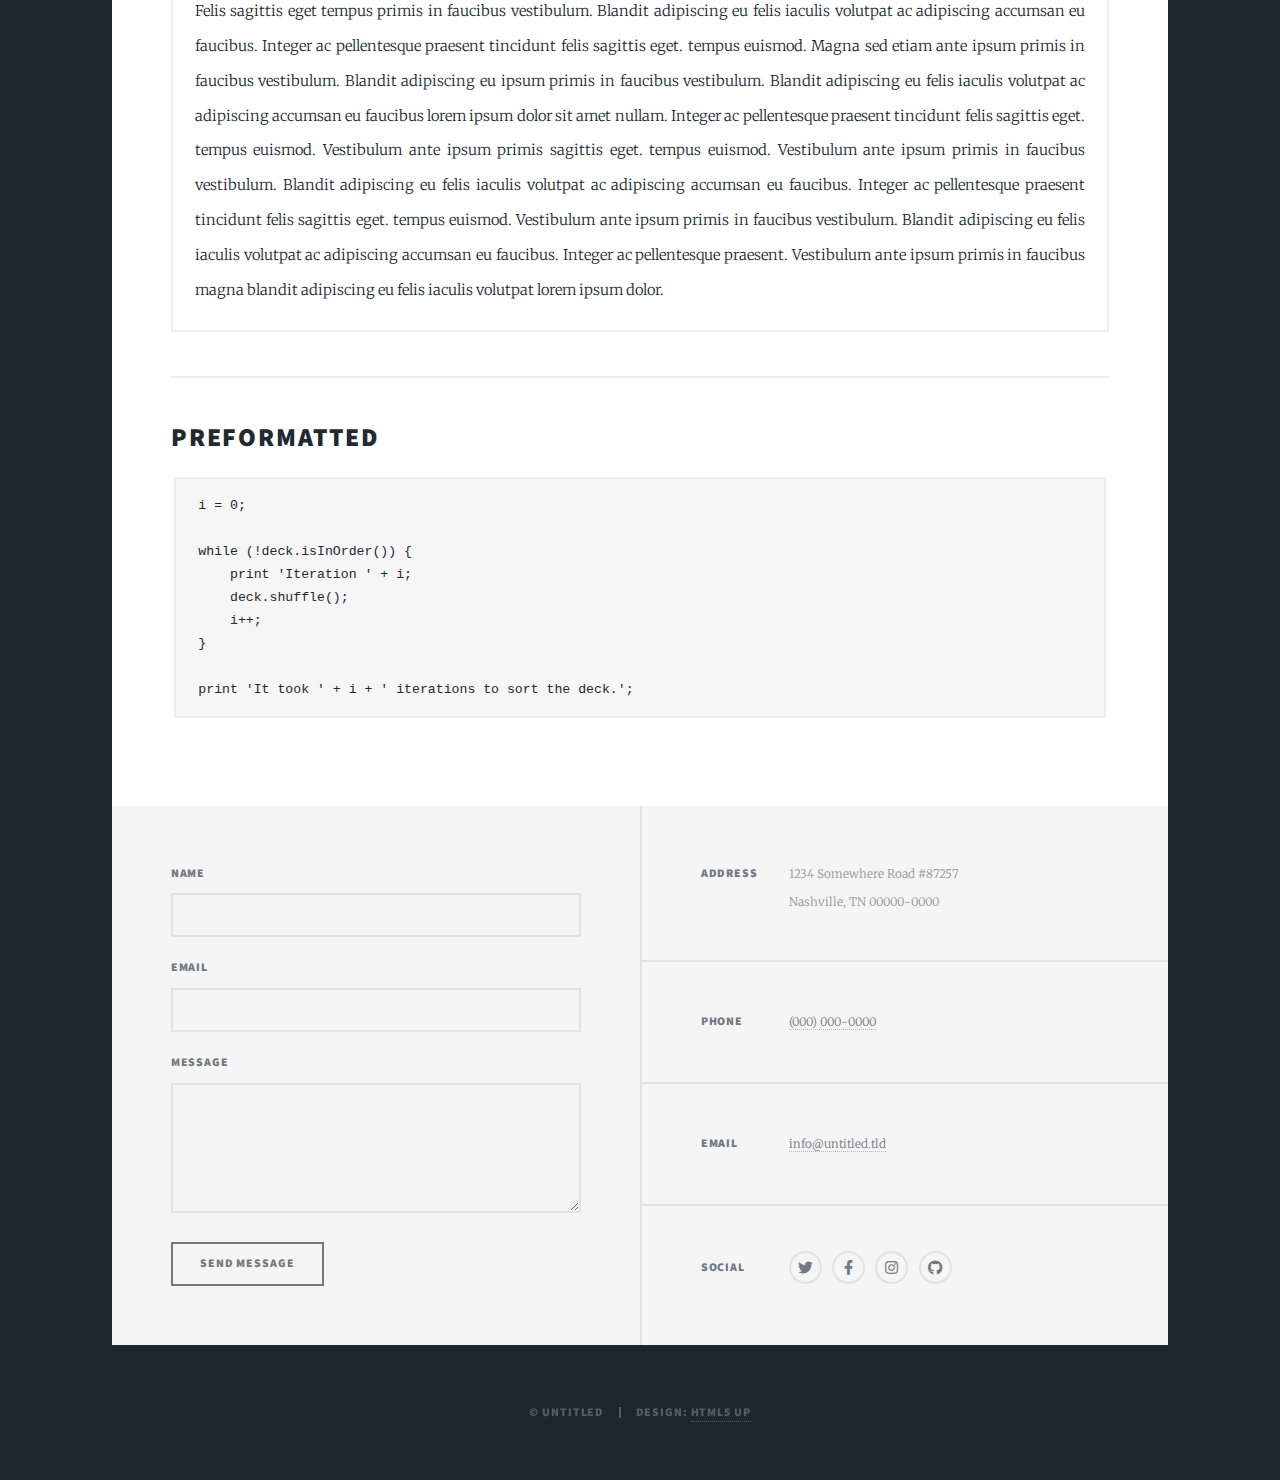
<file: elements.html>
<!DOCTYPE HTML>
<!--
	Massively by HTML5 UP
	html5up.net | @ajlkn
	Free for personal and commercial use under the CCA 3.0 license (html5up.net/license)
-->
<html>
	<head>
		<title>Elements Reference - Massively by HTML5 UP</title>
		<meta charset="utf-8" />
		<meta name="viewport" content="width=device-width, initial-scale=1, user-scalable=no" />
		<link rel="stylesheet" href="assets/css/main.css" />
		<noscript><link rel="stylesheet" href="assets/css/noscript.css" /></noscript>
	</head>
	<body class="is-preload">

		<!-- Wrapper -->
			<div id="wrapper">

				<!-- Header -->
					<header id="header">
						<a href="index.html" class="logo">Massively</a>
					</header>

				<!-- Nav -->
					<nav id="nav">
						<ul class="links">
							<li><a href="index.html">This is Massively</a></li>
							<li><a href="generic.html">Generic Page</a></li>
							<li class="active"><a href="elements.html">Elements Reference</a></li>
						</ul>
						<ul class="icons">
							<li><a href="#" class="icon brands fa-twitter"><span class="label">Twitter</span></a></li>
							<li><a href="#" class="icon brands fa-facebook-f"><span class="label">Facebook</span></a></li>
							<li><a href="#" class="icon brands fa-instagram"><span class="label">Instagram</span></a></li>
							<li><a href="#" class="icon brands fa-github"><span class="label">GitHub</span></a></li>
						</ul>
					</nav>

				<!-- Main -->
					<div id="main">

						<!-- Post -->
							<section class="post">
								<header class="major">
									<h1>Elements<br />
									Reference</h1>
								</header>

								<!-- Text stuff -->
									<h2>Text</h2>
									<p>This is <b>bold</b> and this is <strong>strong</strong>. This is <i>italic</i> and this is <em>emphasized</em>.
									This is <sup>superscript</sup> text and this is <sub>subscript</sub> text.
									This is <u>underlined</u> and this is code: <code>for (;;) { ... }</code>.
									Finally, this is a <a href="#">link</a>.</p>
									<hr />
									<h2>Heading Level 2</h2>
									<h3>Heading Level 3</h3>
									<h4>Heading Level 4</h4>
									<h5>Heading Level 5</h5>
									<h6>Heading Level 6</h6>
									<hr />
									<header>
										<h2>Heading with a Subtitle</h2>
										<p>Lorem ipsum dolor sit amet nullam id egestas urna aliquam</p>
									</header>
									<p>Nunc lacinia ante nunc ac lobortis. Interdum adipiscing gravida odio porttitor sem non mi integer non faucibus ornare mi ut ante amet placerat aliquet. Volutpat eu sed ante lacinia sapien lorem accumsan varius montes viverra nibh in adipiscing blandit tempus accumsan.</p>
									<header>
										<h3>Heading with a Subtitle</h3>
										<p>Lorem ipsum dolor sit amet nullam id egestas urna aliquam</p>
									</header>
									<p>Nunc lacinia ante nunc ac lobortis. Interdum adipiscing gravida odio porttitor sem non mi integer non faucibus ornare mi ut ante amet placerat aliquet. Volutpat eu sed ante lacinia sapien lorem accumsan varius montes viverra nibh in adipiscing blandit tempus accumsan.</p>
									<header>
										<h4>Heading with a Subtitle</h4>
										<p>Lorem ipsum dolor sit amet nullam id egestas urna aliquam</p>
									</header>
									<p>Nunc lacinia ante nunc ac lobortis. Interdum adipiscing gravida odio porttitor sem non mi integer non faucibus ornare mi ut ante amet placerat aliquet. Volutpat eu sed ante lacinia sapien lorem accumsan varius montes viverra nibh in adipiscing blandit tempus accumsan.</p>

									<hr />

								<!-- Lists -->
									<h2>Lists</h2>
									<div class="row">
										<div class="col-6 col-12-small">

											<h3>Unordered</h3>
											<ul>
												<li>Dolor pulvinar etiam.</li>
												<li>Sagittis lorem eleifend.</li>
												<li>Felis feugiat dolore viverra.</li>
												<li>Dolor pulvinar etiam.</li>
											</ul>

											<h3>Alternate</h3>
											<ul class="alt">
												<li>Dolor pulvinar etiam etiam.</li>
												<li>Sagittis adipiscing eleifend.</li>
												<li>Felis enim dolore viverra.</li>
												<li>Dolor pulvinar etiam etiam.</li>
											</ul>

										</div>
										<div class="col-6 col-12-small">

											<h3>Ordered</h3>
											<ol>
												<li>Dolor pulvinar etiam.</li>
												<li>Etiam vel felis at viverra.</li>
												<li>Felis enim feugiat magna.</li>
												<li>Etiam vel felis nullam.</li>
												<li>Felis enim et tempus.</li>
											</ol>

											<h3>Icons</h3>
											<ul class="icons">
												<li><a href="#" class="icon brands fa-twitter"><span class="label">Twitter</span></a></li>
												<li><a href="#" class="icon brands fa-facebook-f"><span class="label">Facebook</span></a></li>
												<li><a href="#" class="icon brands fa-instagram"><span class="label">Instagram</span></a></li>
												<li><a href="#" class="icon brands fa-github"><span class="label">Github</span></a></li>
												<li><a href="#" class="icon brands fa-dribbble"><span class="label">Dribbble</span></a></li>
											</ul>
											<ul class="icons alt">
												<li><a href="#" class="icon brands alt fa-twitter"><span class="label">Twitter</span></a></li>
												<li><a href="#" class="icon brands alt fa-facebook-f"><span class="label">Facebook</span></a></li>
												<li><a href="#" class="icon brands alt fa-instagram"><span class="label">Instagram</span></a></li>
												<li><a href="#" class="icon brands alt fa-github"><span class="label">Github</span></a></li>
												<li><a href="#" class="icon brands alt fa-dribbble"><span class="label">Dribbble</span></a></li>
											</ul>

										</div>
									</div>
									<h3>Definition</h3>
									<dl>
										<dt>Item 1</dt>
										<dd>
											<p>Lorem ipsum dolor vestibulum ante ipsum primis in faucibus vestibulum. Blandit adipiscing eu felis iaculis volutpat ac adipiscing accumsan eu faucibus. Integer ac pellentesque praesent.</p>
										</dd>
										<dt>Item 2</dt>
										<dd>
											<p>Lorem ipsum dolor vestibulum ante ipsum primis in faucibus vestibulum. Blandit adipiscing eu felis iaculis volutpat ac adipiscing accumsan eu faucibus. Integer ac pellentesque praesent.</p>
										</dd>
										<dt>Item 3</dt>
										<dd>
											<p>Lorem ipsum dolor vestibulum ante ipsum primis in faucibus vestibulum. Blandit adipiscing eu felis iaculis volutpat ac adipiscing accumsan eu faucibus. Integer ac pellentesque praesent.</p>
										</dd>
									</dl>

									<h3>Actions</h3>
									<ul class="actions">
										<li><a href="#" class="button primary">Primary</a></li>
										<li><a href="#" class="button">Default</a></li>
									</ul>
									<ul class="actions small">
										<li><a href="#" class="button primary small">Small</a></li>
										<li><a href="#" class="button small">Small</a></li>
									</ul>
									<div class="row">
										<div class="col-6 col-12-small">
											<ul class="actions stacked">
												<li><a href="#" class="button primary">Default</a></li>
												<li><a href="#" class="button">Default</a></li>
											</ul>
										</div>
										<div class="col-6 col-12-small">
											<ul class="actions stacked">
												<li><a href="#" class="button primary small">Small</a></li>
												<li><a href="#" class="button small">Small</a></li>
											</ul>
										</div>
									</div>
									<div class="row">
										<div class="col-6 col-12-small">
											<ul class="actions stacked">
												<li><a href="#" class="button primary fit">Default</a></li>
												<li><a href="#" class="button fit">Default</a></li>
											</ul>
										</div>
										<div class="col-6 col-12-small">
											<ul class="actions stacked">
												<li><a href="#" class="button primary small fit">Small</a></li>
												<li><a href="#" class="button small fit">Small</a></li>
											</ul>
										</div>
									</div>

									<hr />

								<!-- Blockquote -->
									<h2>Blockquote</h2>
									<blockquote>Fringilla nisl. Donec accumsan interdum nisi, quis tincidunt felis sagittis eget tempus euismod. Vestibulum ante ipsum primis in faucibus vestibulum. Blandit adipiscing eu felis iaculis volutpat ac adipiscing accumsan faucibus. Vestibulum ante ipsum primis in faucibus vestibulum. Blandit adipiscing eu felis.</blockquote>

									<hr />

								<!-- Table -->
									<h2>Table</h2>

									<h3>Default</h3>
									<div class="table-wrapper">
										<table>
											<thead>
												<tr>
													<th>Name</th>
													<th>Description</th>
													<th>Price</th>
												</tr>
											</thead>
											<tbody>
												<tr>
													<td>Item 1</td>
													<td>Ante turpis integer aliquet porttitor.</td>
													<td>29.99</td>
												</tr>
												<tr>
													<td>Item 2</td>
													<td>Vis ac commodo adipiscing arcu aliquet.</td>
													<td>19.99</td>
												</tr>
												<tr>
													<td>Item 3</td>
													<td> Morbi faucibus arcu accumsan lorem.</td>
													<td>29.99</td>
												</tr>
												<tr>
													<td>Item 4</td>
													<td>Vitae integer tempus condimentum.</td>
													<td>19.99</td>
												</tr>
												<tr>
													<td>Item 5</td>
													<td>Ante turpis integer aliquet porttitor.</td>
													<td>29.99</td>
												</tr>
											</tbody>
											<tfoot>
												<tr>
													<td colspan="2"></td>
													<td>100.00</td>
												</tr>
											</tfoot>
										</table>
									</div>

									<h3>Alternate</h3>
									<div class="table-wrapper">
										<table class="alt">
											<thead>
												<tr>
													<th>Name</th>
													<th>Description</th>
													<th>Price</th>
												</tr>
											</thead>
											<tbody>
												<tr>
													<td>Item 1</td>
													<td>Ante turpis integer aliquet porttitor.</td>
													<td>29.99</td>
												</tr>
												<tr>
													<td>Item 2</td>
													<td>Vis ac commodo adipiscing arcu aliquet.</td>
													<td>19.99</td>
												</tr>
												<tr>
													<td>Item 3</td>
													<td> Morbi faucibus arcu accumsan lorem.</td>
													<td>29.99</td>
												</tr>
												<tr>
													<td>Item 4</td>
													<td>Vitae integer tempus condimentum.</td>
													<td>19.99</td>
												</tr>
												<tr>
													<td>Item 5</td>
													<td>Ante turpis integer aliquet porttitor.</td>
													<td>29.99</td>
												</tr>
											</tbody>
											<tfoot>
												<tr>
													<td colspan="2"></td>
													<td>100.00</td>
												</tr>
											</tfoot>
										</table>
									</div>

									<hr />

								<!-- Buttons -->
									<h2>Buttons</h2>
									<ul class="actions">
										<li><a href="#" class="button primary">Primary</a></li>
										<li><a href="#" class="button">Default</a></li>
									</ul>
									<ul class="actions">
										<li><a href="#" class="button primary large">Large</a></li>
										<li><a href="#" class="button">Default</a></li>
										<li><a href="#" class="button small">Small</a></li>
									</ul>
									<ul class="actions fit">
										<li><a href="#" class="button primary fit">Fit</a></li>
										<li><a href="#" class="button fit">Fit</a></li>
									</ul>
									<ul class="actions fit small">
										<li><a href="#" class="button primary fit small">Fit + Small</a></li>
										<li><a href="#" class="button fit small">Fit + Small</a></li>
									</ul>
									<ul class="actions">
										<li><a href="#" class="button primary icon solid fa-search">Icon</a></li>
										<li><a href="#" class="button icon solid fa-download">Icon</a></li>
									</ul>
									<ul class="actions">
										<li><span class="button primary disabled">Primary</span></li>
										<li><span class="button disabled">Default</span></li>
									</ul>

									<hr />

								<!-- Form -->
									<h2>Form</h2>

									<form method="post" action="#">
										<div class="row gtr-uniform">
											<div class="col-6 col-12-xsmall">
												<input type="text" name="demo-name" id="demo-name" value="" placeholder="Name" />
											</div>
											<div class="col-6 col-12-xsmall">
												<input type="email" name="demo-email" id="demo-email" value="" placeholder="Email" />
											</div>
											<!-- Break -->
											<div class="col-12">
												<select name="demo-category" id="demo-category">
													<option value="">- Category -</option>
													<option value="1">Manufacturing</option>
													<option value="1">Shipping</option>
													<option value="1">Administration</option>
													<option value="1">Human Resources</option>
												</select>
											</div>
											<!-- Break -->
											<div class="col-4 col-12-small">
												<input type="radio" id="demo-priority-low" name="demo-priority" checked>
												<label for="demo-priority-low">Low</label>
											</div>
											<div class="col-4 col-12-small">
												<input type="radio" id="demo-priority-normal" name="demo-priority">
												<label for="demo-priority-normal">Normal</label>
											</div>
											<div class="col-4 col-12-small">
												<input type="radio" id="demo-priority-high" name="demo-priority">
												<label for="demo-priority-high">High</label>
											</div>
											<!-- Break -->
											<div class="col-6 col-12-small">
												<input type="checkbox" id="demo-copy" name="demo-copy">
												<label for="demo-copy">Email me a copy</label>
											</div>
											<div class="col-6 col-12-small">
												<input type="checkbox" id="demo-human" name="demo-human" checked>
												<label for="demo-human">I am a human</label>
											</div>
											<!-- Break -->
											<div class="col-12">
												<textarea name="demo-message" id="demo-message" placeholder="Enter your message" rows="6"></textarea>
											</div>
											<!-- Break -->
											<div class="col-12">
												<ul class="actions">
													<li><input type="submit" value="Send Message" class="primary" /></li>
													<li><input type="reset" value="Reset" /></li>
												</ul>
											</div>
										</div>
									</form>

									<hr />

								<!-- Image -->
									<h2>Image</h2>

									<h3>Fit</h3>
									<span class="image fit"><img src="images/pic01.jpg" alt="" /></span>
									<div class="box alt">
										<div class="row gtr-50 gtr-uniform">
											<div class="col-4"><span class="image fit"><img src="images/pic02.jpg" alt="" /></span></div>
											<div class="col-4"><span class="image fit"><img src="images/pic03.jpg" alt="" /></span></div>
											<div class="col-4"><span class="image fit"><img src="images/pic04.jpg" alt="" /></span></div>
											<!-- Break -->
											<div class="col-4"><span class="image fit"><img src="images/pic04.jpg" alt="" /></span></div>
											<div class="col-4"><span class="image fit"><img src="images/pic02.jpg" alt="" /></span></div>
											<div class="col-4"><span class="image fit"><img src="images/pic03.jpg" alt="" /></span></div>
											<!-- Break -->
											<div class="col-4"><span class="image fit"><img src="images/pic03.jpg" alt="" /></span></div>
											<div class="col-4"><span class="image fit"><img src="images/pic04.jpg" alt="" /></span></div>
											<div class="col-4"><span class="image fit"><img src="images/pic02.jpg" alt="" /></span></div>
										</div>
									</div>

									<h3>Left &amp; Right</h3>
									<p><span class="image left"><img src="images/pic08.jpg" alt="" /></span>Lorem ipsum dolor sit accumsan interdum nisi, quis tincidunt felis sagittis eget. tempus euismod. Vestibulum ante ipsum primis in faucibus vestibulum. Blandit adipiscing eu felis iaculis volutpat ac adipiscing accumsan eu faucibus. Integer ac pellentesque praesent tincidunt felis sagittis eget. tempus euismod. Vestibulum ante ipsum primis sagittis eget. tempus euismod. Vestibulum ante ipsum primis in faucibus vestibulum. Blandit adipiscing eu felis iaculis volutpat ac adipiscing accumsan eu faucibus. Integer ac pellentesque praesent tincidunt felis sagittis eget. tempus euismod. Vestibulum ante ipsum primis in faucibus vestibulum. Blandit adipiscing eu felis iaculis volutpat ac adipiscing accumsan eu faucibus. Integer ac pellentesque praesent. Vestibulum ante ipsum primis in faucibus magna blandit adipiscing eu felis iaculis.</p>
									<p><span class="image right"><img src="images/pic09.jpg" alt="" /></span>Lorem ipsum dolor sit accumsan interdum nisi, quis tincidunt felis sagittis eget. tempus euismod. Vestibulum ante ipsum primis in faucibus vestibulum. Blandit adipiscing eu felis iaculis volutpat ac adipiscing accumsan eu faucibus. Integer ac pellentesque praesent tincidunt felis sagittis eget. tempus euismod. Vestibulum ante ipsum primis sagittis eget. tempus euismod. Vestibulum ante ipsum primis in faucibus vestibulum. Blandit adipiscing eu felis iaculis volutpat ac adipiscing accumsan eu faucibus. Integer ac pellentesque praesent tincidunt felis sagittis eget. tempus euismod. Vestibulum ante ipsum primis in faucibus vestibulum. Blandit adipiscing eu felis iaculis volutpat ac adipiscing accumsan eu faucibus. Integer ac pellentesque praesent. Vestibulum ante ipsum primis in faucibus magna blandit adipiscing eu felis iaculis.</p>

									<hr />

								<!-- Box -->
									<h2>Box</h2>
									<div class="box">
										<p>Felis sagittis eget tempus primis in faucibus vestibulum. Blandit adipiscing eu felis iaculis volutpat ac adipiscing accumsan eu faucibus. Integer ac pellentesque praesent tincidunt felis sagittis eget. tempus euismod. Magna sed etiam ante ipsum primis in faucibus vestibulum. Blandit adipiscing eu ipsum primis in faucibus vestibulum. Blandit adipiscing eu felis iaculis volutpat ac adipiscing accumsan eu faucibus lorem ipsum dolor sit amet nullam. Integer ac pellentesque praesent tincidunt felis sagittis eget. tempus euismod. Vestibulum ante ipsum primis sagittis eget. tempus euismod. Vestibulum ante ipsum primis in faucibus vestibulum. Blandit adipiscing eu felis iaculis volutpat ac adipiscing accumsan eu faucibus. Integer ac pellentesque praesent tincidunt felis sagittis eget. tempus euismod. Vestibulum ante ipsum primis in faucibus vestibulum. Blandit adipiscing eu felis iaculis volutpat ac adipiscing accumsan eu faucibus. Integer ac pellentesque praesent. Vestibulum ante ipsum primis in faucibus magna blandit adipiscing eu felis iaculis volutpat lorem ipsum dolor.</p>
									</div>

									<hr />

								<!-- Preformatted Code -->
									<h2>Preformatted</h2>
									<pre><code>i = 0;

while (!deck.isInOrder()) {
    print 'Iteration ' + i;
    deck.shuffle();
    i++;
}

print 'It took ' + i + ' iterations to sort the deck.';
</code></pre>

							</section>

					</div>

				<!-- Footer -->
					<footer id="footer">
						<section>
							<form method="post" action="#">
								<div class="fields">
									<div class="field">
										<label for="name">Name</label>
										<input type="text" name="name" id="name" />
									</div>
									<div class="field">
										<label for="email">Email</label>
										<input type="text" name="email" id="email" />
									</div>
									<div class="field">
										<label for="message">Message</label>
										<textarea name="message" id="message" rows="3"></textarea>
									</div>
								</div>
								<ul class="actions">
									<li><input type="submit" value="Send Message" /></li>
								</ul>
							</form>
						</section>
						<section class="split contact">
							<section class="alt">
								<h3>Address</h3>
								<p>1234 Somewhere Road #87257<br />
								Nashville, TN 00000-0000</p>
							</section>
							<section>
								<h3>Phone</h3>
								<p><a href="#">(000) 000-0000</a></p>
							</section>
							<section>
								<h3>Email</h3>
								<p><a href="#">info@untitled.tld</a></p>
							</section>
							<section>
								<h3>Social</h3>
								<ul class="icons alt">
									<li><a href="#" class="icon brands alt fa-twitter"><span class="label">Twitter</span></a></li>
									<li><a href="#" class="icon brands alt fa-facebook-f"><span class="label">Facebook</span></a></li>
									<li><a href="#" class="icon brands alt fa-instagram"><span class="label">Instagram</span></a></li>
									<li><a href="#" class="icon brands alt fa-github"><span class="label">GitHub</span></a></li>
								</ul>
							</section>
						</section>
					</footer>

				<!-- Copyright -->
					<div id="copyright">
						<ul><li>&copy; Untitled</li><li>Design: <a href="https://html5up.net">HTML5 UP</a></li></ul>
					</div>

			</div>

		<!-- Scripts -->
			<script src="assets/js/jquery.min.js"></script>
			<script src="assets/js/jquery.scrollex.min.js"></script>
			<script src="assets/js/jquery.scrolly.min.js"></script>
			<script src="assets/js/browser.min.js"></script>
			<script src="assets/js/breakpoints.min.js"></script>
			<script src="assets/js/util.js"></script>
			<script src="assets/js/main.js"></script>

	</body>
</html>
</file>
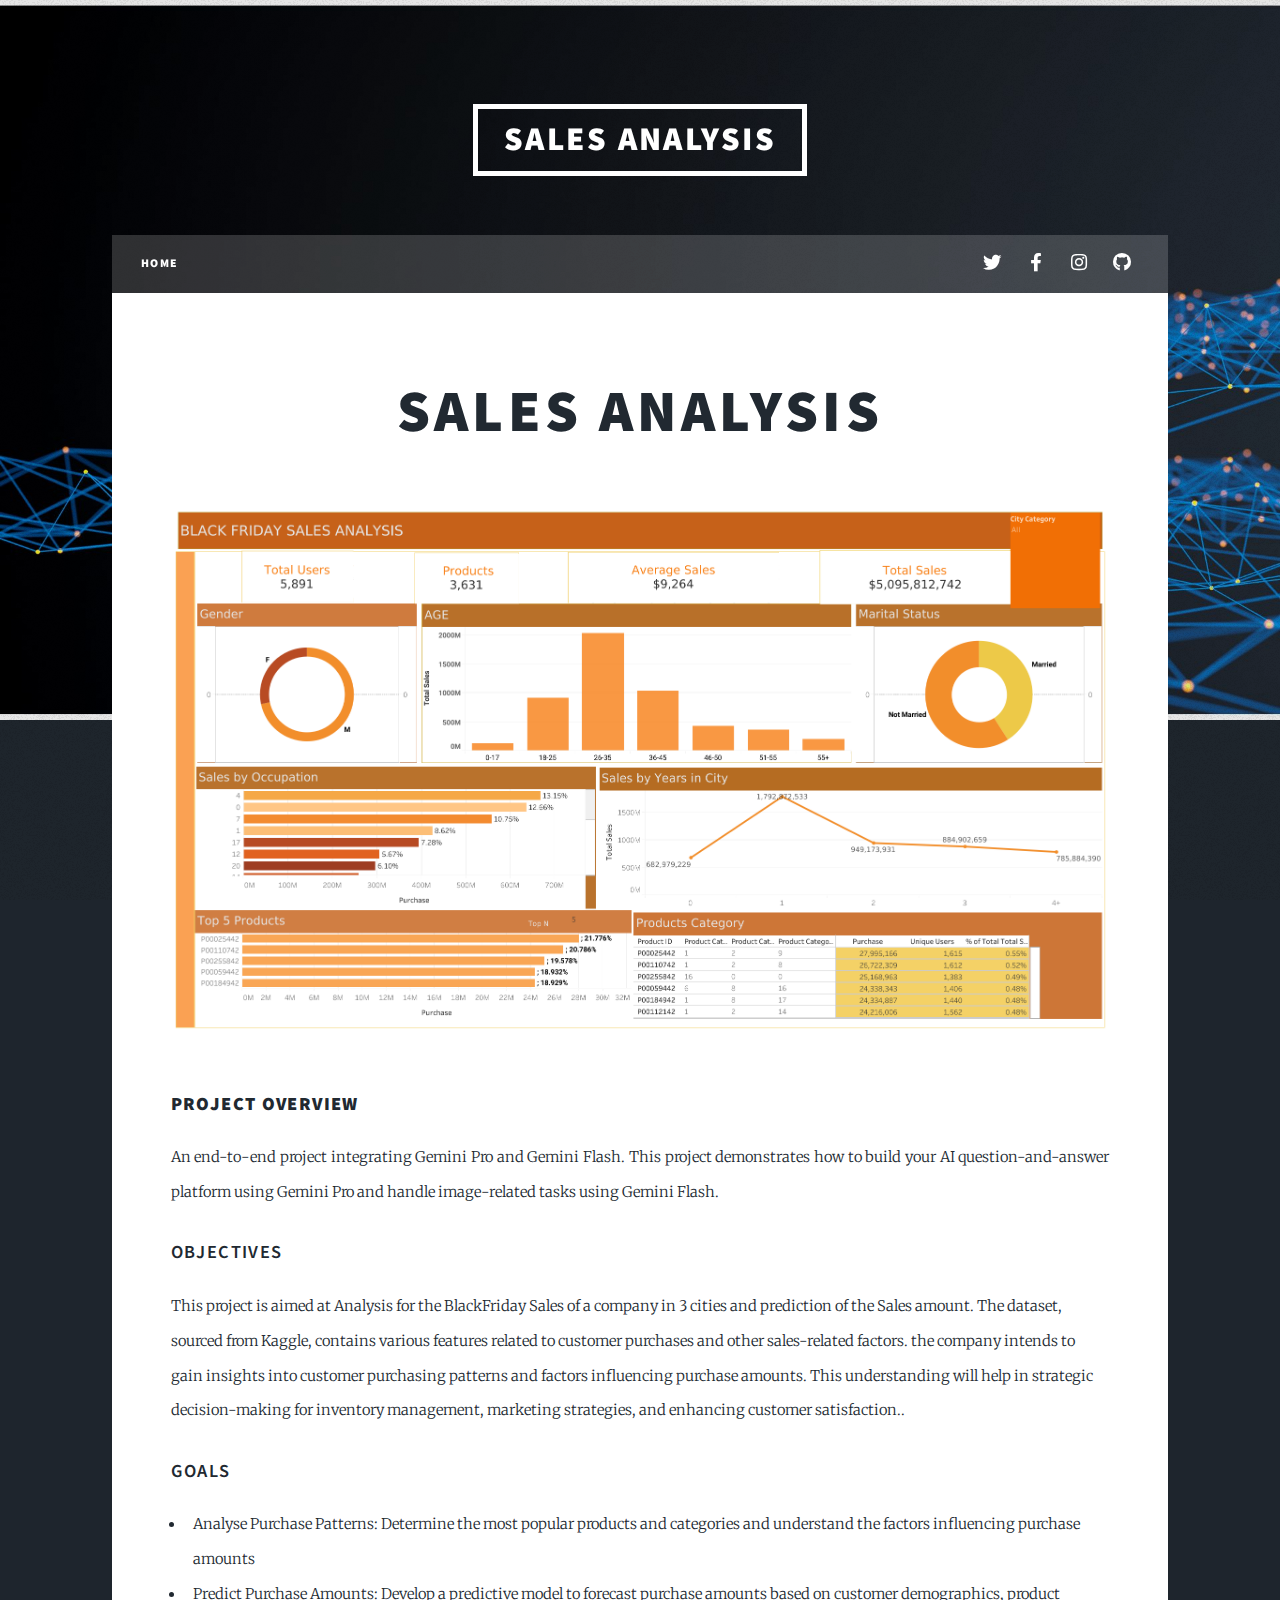
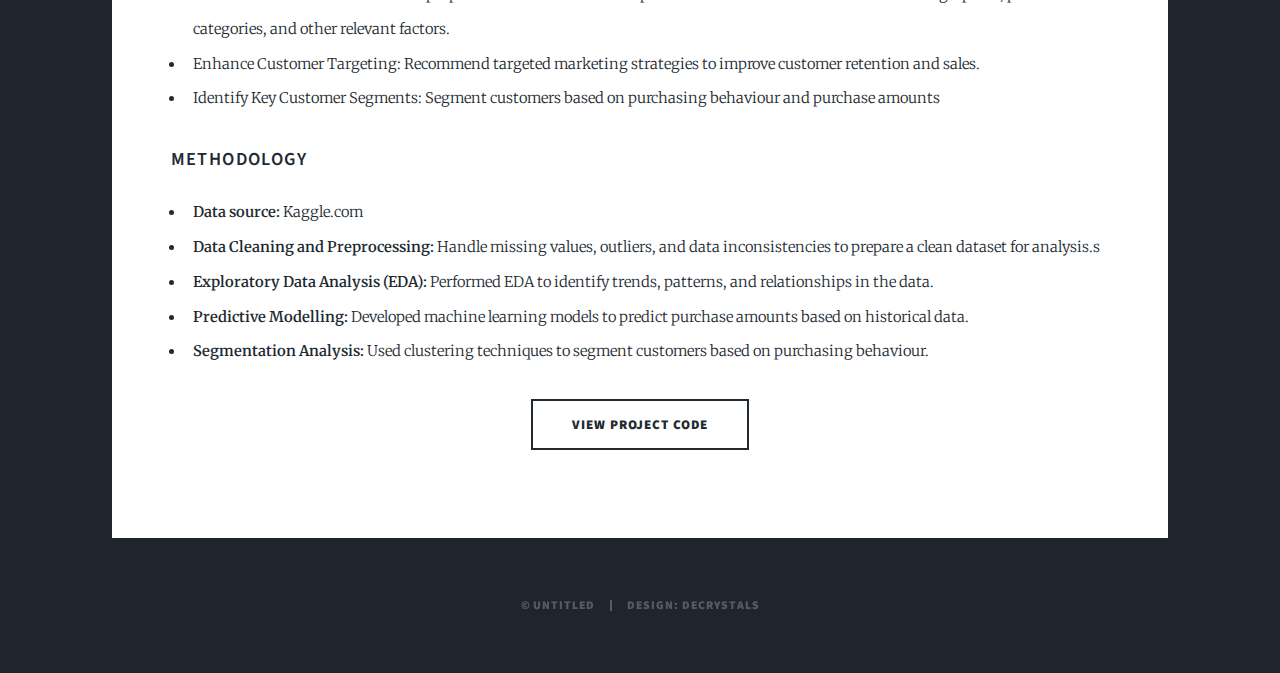
<file: gemini.html>
<!DOCTYPE HTML>
<!--
	Opeyemi Abodunrin's Portfolio
-->
<html>
	<head>
		<title>End to End Gemini</title>
		<meta charset="utf-8" />
		<meta name="viewport" content="width=device-width, initial-scale=1, user-scalable=no" />
		<link rel="stylesheet" href="assets/css/main.css" />
		<noscript><link rel="stylesheet" href="assets/css/noscript.css" /></noscript>
	</head>
	<body class="is-preload"
		<!-- Wrapper -->
			<div id="wrapper">

				<!-- Header -->
					<header id="header">
						<a href="sales.html" class="logo">Sales Analysis</a>
					</header>

				<!-- Nav -->
					<nav id="nav">
						<ul class="links">
							<li><a href="index.html">Home</a></li>
							
						</ul>
						<ul class="icons">
							<li><a href="#" class="icon brands fa-twitter"><span class="label">Twitter</span></a></li>
							<li><a href="#" class="icon brands fa-facebook-f"><span class="label">Facebook</span></a></li>
							<li><a href="#" class="icon brands fa-instagram"><span class="label">Instagram</span></a></li>
							<li><a href="#" class="icon brands fa-github"><span class="label">GitHub</span></a></li>
						</ul>
					</nav>

				<!-- Main -->
					<div id="main">

						<!-- Post -->
							<section class="post">
								<header class="major">
									<!--span class="date">April 25, 2017</span-->
									<h1>Sales Analysis<br />
                                        </h1>
                                    
								</header>
								<div class="image main"><a href="https://public.tableau.com/app/profile/opeyemi2394/viz/SalesProject_17219287673820/Dashboard1"><img src="images/Dashboard_1.png" alt="" /></a></div>
								<h3>Project Overview</h3>
									<p> 
                                        An end-to-end project integrating Gemini Pro and Gemini Flash. This project demonstrates 
                                        how to build your AI question-and-answer platform using Gemini Pro and handle image-related tasks using Gemini Flash.</p>
                                <h3><strong>Objectives</strong></h3>This project is aimed at Analysis for the BlackFriday Sales of a company in 3 cities and prediction of the Sales amount. 
								The dataset, sourced from Kaggle, contains various features related to customer purchases and other sales-related factors.
                                    the company intends to gain insights into customer purchasing patterns and factors influencing purchase amounts. 
                                    This understanding will help in strategic decision-making for inventory management, marketing strategies, and enhancing customer satisfaction..</p>
								
                                <h3><strong>Goals</strong></h3>
                                <ul>
                                    <li>Analyse Purchase Patterns: Determine the most popular products and categories and understand the factors influencing purchase amounts</li>
									<li>Predict Purchase Amounts: Develop a predictive model to forecast purchase amounts based on customer demographics, product categories, and other relevant factors.</li>
                                    <li>Enhance Customer Targeting: Recommend targeted marketing strategies to improve customer retention and sales.</li>
									<li> Identify Key Customer Segments: Segment customers based on purchasing behaviour and purchase amounts</li>
                                    
                                </ul>
								 
								<h3><strong>Methodology</strong></h3>
									<ul>
                                        <li><strong>Data source:</strong> Kaggle.com</li>
                                        <li> <strong>Data Cleaning and Preprocessing:</strong> Handle missing values, outliers, and data inconsistencies to prepare a clean dataset for analysis.s</li>
                                        <li><strong>Exploratory Data Analysis (EDA):</strong> Performed EDA to identify trends, patterns, and relationships in the data.</li>
                                        <li><strong>Predictive Modelling:</strong> Developed machine learning models to predict purchase amounts based on historical data.</li>
                                        <li><strong>Segmentation Analysis:</strong> Used clustering techniques to segment customers based on purchasing behaviour.</li>
                                    </ul>
                                
                                <p><ul class="actions special">
									<li><a href="https://github.com/deCrystals/ABC-Sales-Analysis" class="button large">View Project code</a></li>
								</ul></p>

					</div>

				<!-- Footer --
					<footer id="footer">
						<section>
							<form method="post" action="#">
								<div class="fields">
									<div class="field">
										<label for="name">Name</label>
										<input type="text" name="name" id="name" />
									</div>
									<div class="field">
										<label for="email">Email</label>
										<input type="text" name="email" id="email" />
									</div>
									<div class="field">
										<label for="message">Message</label>
										<textarea name="message" id="message" rows="3"></textarea>
									</div>
								</div>
								<ul class="actions">
									<li><input type="submit" value="Send Message" /></li>
								</ul>
							</form>
						</section>
						<section class="split contact">
							<section class="alt">
								<h3>Address</h3>
								<p>1234 Somewhere Road #87257<br />
								Nashville, TN 00000-0000</p>
							</section>
							<section>
								<h3>Phone</h3>
								<p><a href="#">(000) 000-0000</a></p>
							</section>
							<section>
								<h3>Email</h3>
								<p><a href="#">info@untitled.tld</a></p>
							</section>
							<section>
								<h3>Social</h3>
								<ul class="icons alt">
									<li><a href="#" class="icon brands alt fa-twitter"><span class="label">Twitter</span></a></li>
									<li><a href="#" class="icon brands alt fa-facebook-f"><span class="label">Facebook</span></a></li>
									<li><a href="#" class="icon brands alt fa-instagram"><span class="label">Instagram</span></a></li>
									<li><a href="#" class="icon brands alt fa-github"><span class="label">GitHub</span></a></li>
								</ul>
							</section>
						</section>
					</footer>-->

				<!-- Copyright -->
					<div id="copyright">
						<ul><li>&copy; Untitled</li><li>Design: DeCrystals</a></li></ul>
					</div>

			</div>

		<!-- Scripts -->
			<script src="assets/js/jquery.min.js"></script>
			<script src="assets/js/jquery.scrollex.min.js"></script>
			<script src="assets/js/jquery.scrolly.min.js"></script>
			<script src="assets/js/browser.min.js"></script>
			<script src="assets/js/breakpoints.min.js"></script>
			<script src="assets/js/util.js"></script>
			<script src="assets/js/main.js"></script>

	</body>
</html>
</file>
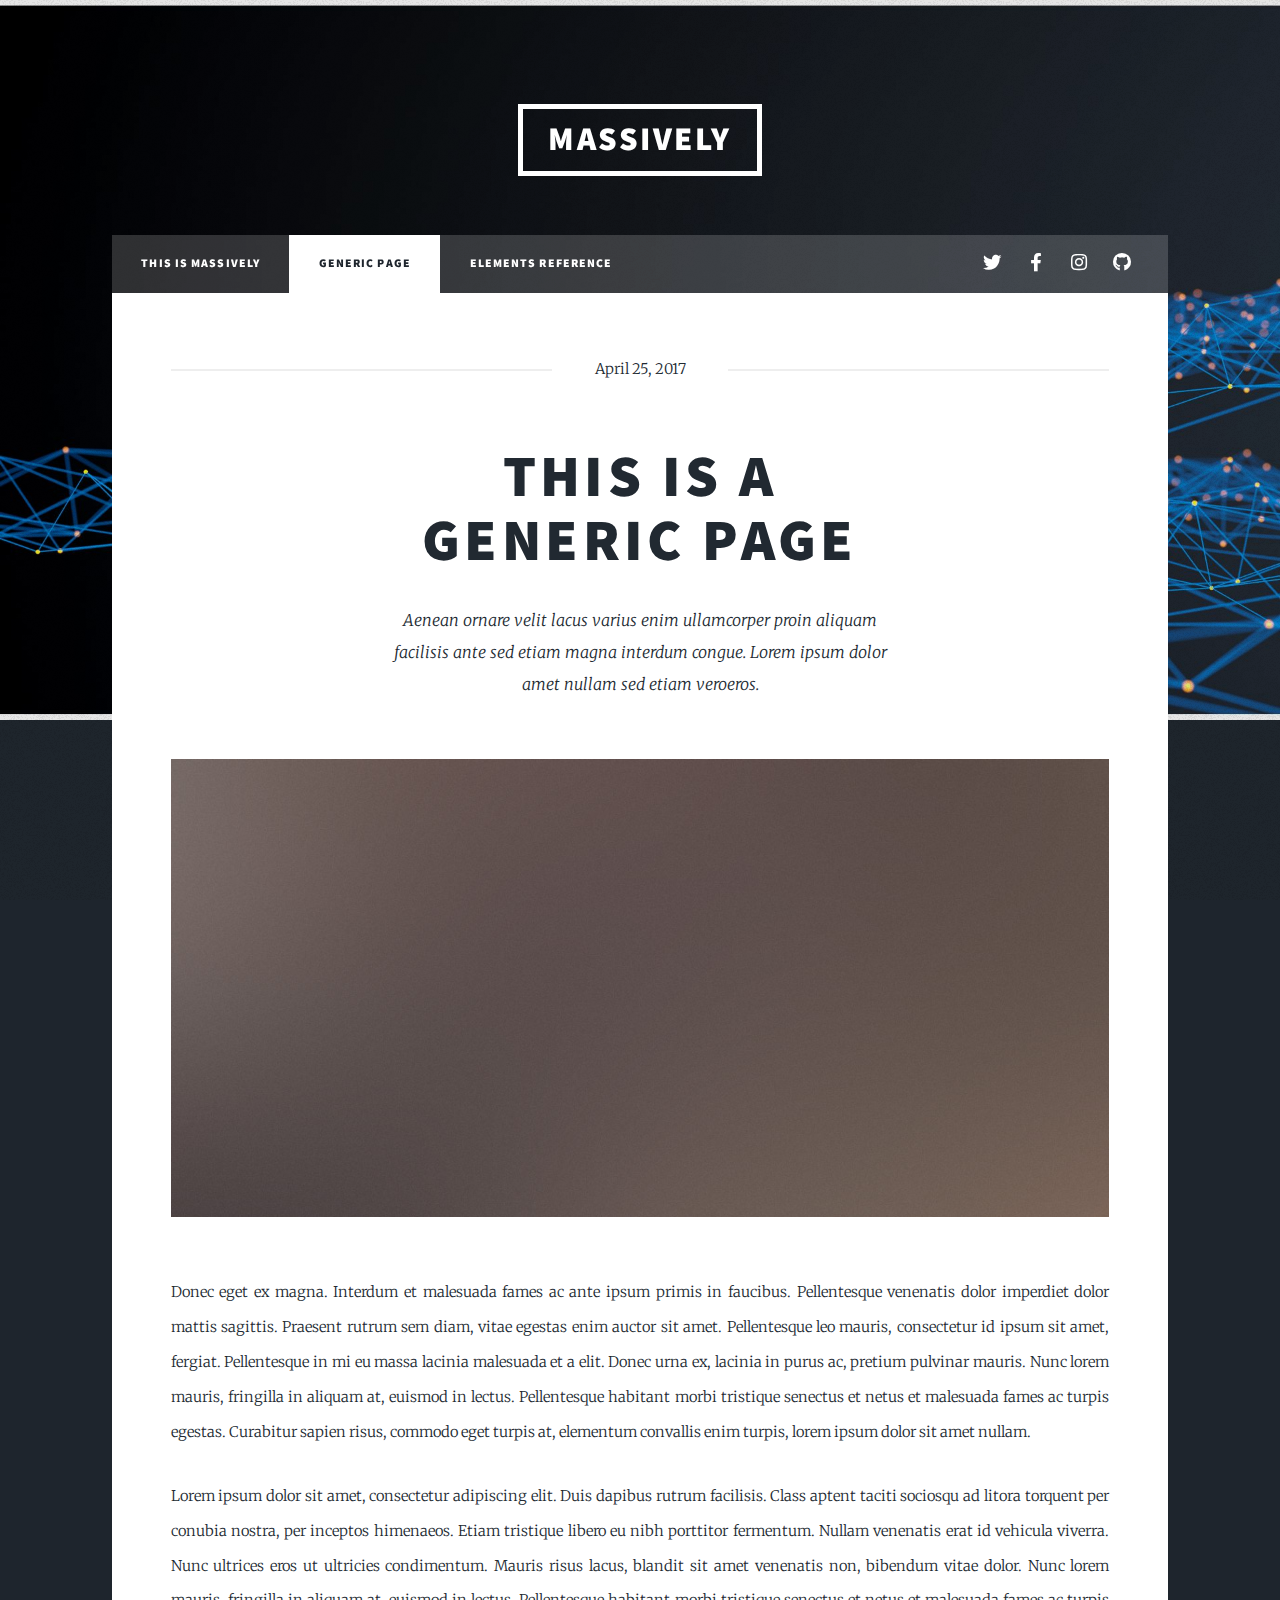
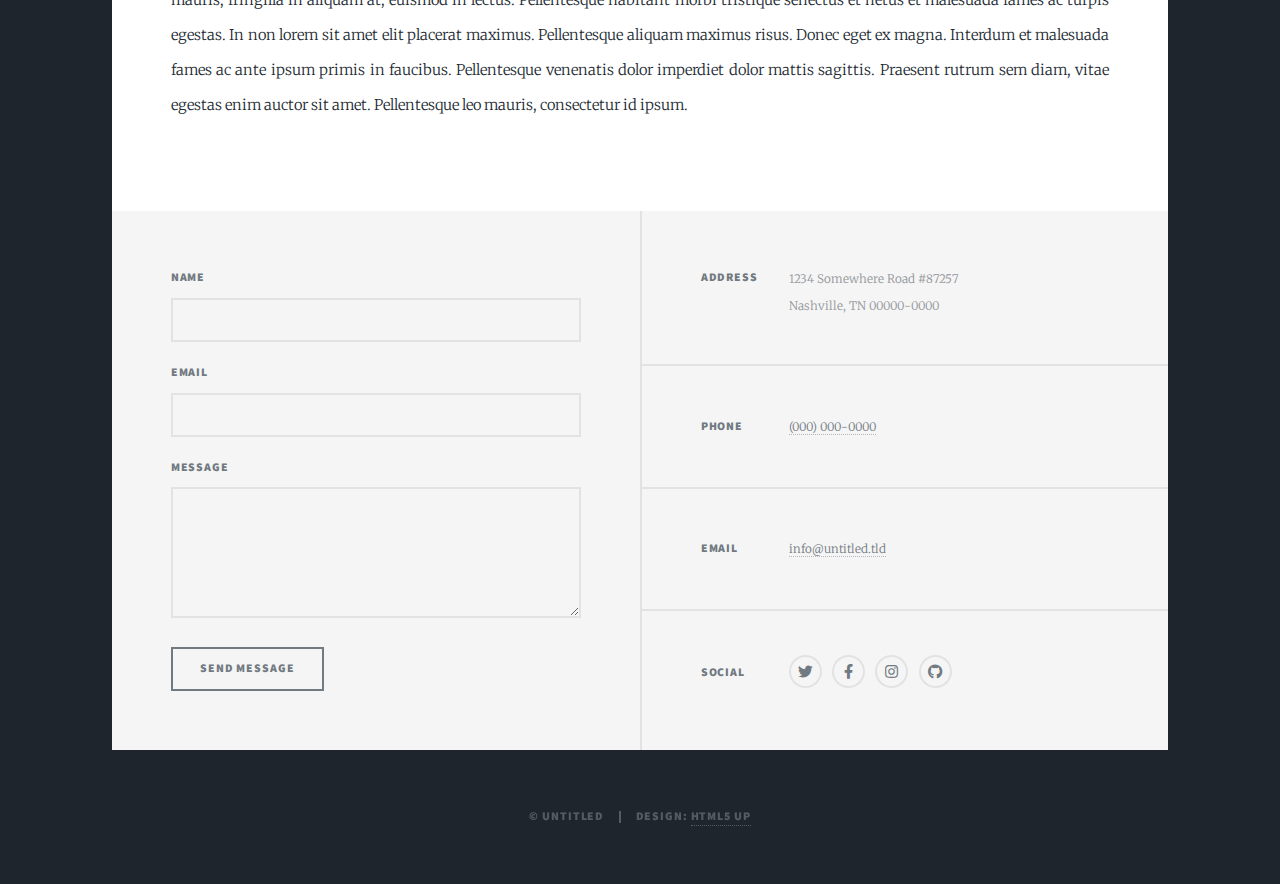
<file: generic.html>
<!DOCTYPE HTML>
<!--
	Massively by HTML5 UP
	html5up.net | @ajlkn
	Free for personal and commercial use under the CCA 3.0 license (html5up.net/license)
-->
<html>
	<head>
		<title>Generic Page - Massively by HTML5 UP</title>
		<meta charset="utf-8" />
		<meta name="viewport" content="width=device-width, initial-scale=1, user-scalable=no" />
		<link rel="stylesheet" href="assets/css/main.css" />
		<noscript><link rel="stylesheet" href="assets/css/noscript.css" /></noscript>
	</head>
	<body class="is-preload">

		<!-- Wrapper -->
			<div id="wrapper">

				<!-- Header -->
					<header id="header">
						<a href="index.html" class="logo">Massively</a>
					</header>

				<!-- Nav -->
					<nav id="nav">
						<ul class="links">
							<li><a href="index.html">This is Massively</a></li>
							<li class="active"><a href="generic.html">Generic Page</a></li>
							<li><a href="elements.html">Elements Reference</a></li>
						</ul>
						<ul class="icons">
							<li><a href="#" class="icon brands fa-twitter"><span class="label">Twitter</span></a></li>
							<li><a href="#" class="icon brands fa-facebook-f"><span class="label">Facebook</span></a></li>
							<li><a href="#" class="icon brands fa-instagram"><span class="label">Instagram</span></a></li>
							<li><a href="#" class="icon brands fa-github"><span class="label">GitHub</span></a></li>
						</ul>
					</nav>

				<!-- Main -->
					<div id="main">

						<!-- Post -->
							<section class="post">
								<header class="major">
									<span class="date">April 25, 2017</span>
									<h1>This is a<br />
									Generic Page</h1>
									<p>Aenean ornare velit lacus varius enim ullamcorper proin aliquam<br />
									facilisis ante sed etiam magna interdum congue. Lorem ipsum dolor<br />
									amet nullam sed etiam veroeros.</p>
								</header>
								<div class="image main"><img src="images/pic01.jpg" alt="" /></div>
								<p>Donec eget ex magna. Interdum et malesuada fames ac ante ipsum primis in faucibus. Pellentesque venenatis dolor imperdiet dolor mattis sagittis. Praesent rutrum sem diam, vitae egestas enim auctor sit amet. Pellentesque leo mauris, consectetur id ipsum sit amet, fergiat. Pellentesque in mi eu massa lacinia malesuada et a elit. Donec urna ex, lacinia in purus ac, pretium pulvinar mauris. Nunc lorem mauris, fringilla in aliquam at, euismod in lectus. Pellentesque habitant morbi tristique senectus et netus et malesuada fames ac turpis egestas. Curabitur sapien risus, commodo eget turpis at, elementum convallis enim turpis, lorem ipsum dolor sit amet nullam.</p>
								<p>Lorem ipsum dolor sit amet, consectetur adipiscing elit. Duis dapibus rutrum facilisis. Class aptent taciti sociosqu ad litora torquent per conubia nostra, per inceptos himenaeos. Etiam tristique libero eu nibh porttitor fermentum. Nullam venenatis erat id vehicula viverra. Nunc ultrices eros ut ultricies condimentum. Mauris risus lacus, blandit sit amet venenatis non, bibendum vitae dolor. Nunc lorem mauris, fringilla in aliquam at, euismod in lectus. Pellentesque habitant morbi tristique senectus et netus et malesuada fames ac turpis egestas. In non lorem sit amet elit placerat maximus. Pellentesque aliquam maximus risus. Donec eget ex magna. Interdum et malesuada fames ac ante ipsum primis in faucibus. Pellentesque venenatis dolor imperdiet dolor mattis sagittis. Praesent rutrum sem diam, vitae egestas enim auctor sit amet. Pellentesque leo mauris, consectetur id ipsum.</p>
							</section>

					</div>

				<!-- Footer -->
					<footer id="footer">
						<section>
							<form method="post" action="#">
								<div class="fields">
									<div class="field">
										<label for="name">Name</label>
										<input type="text" name="name" id="name" />
									</div>
									<div class="field">
										<label for="email">Email</label>
										<input type="text" name="email" id="email" />
									</div>
									<div class="field">
										<label for="message">Message</label>
										<textarea name="message" id="message" rows="3"></textarea>
									</div>
								</div>
								<ul class="actions">
									<li><input type="submit" value="Send Message" /></li>
								</ul>
							</form>
						</section>
						<section class="split contact">
							<section class="alt">
								<h3>Address</h3>
								<p>1234 Somewhere Road #87257<br />
								Nashville, TN 00000-0000</p>
							</section>
							<section>
								<h3>Phone</h3>
								<p><a href="#">(000) 000-0000</a></p>
							</section>
							<section>
								<h3>Email</h3>
								<p><a href="#">info@untitled.tld</a></p>
							</section>
							<section>
								<h3>Social</h3>
								<ul class="icons alt">
									<li><a href="#" class="icon brands alt fa-twitter"><span class="label">Twitter</span></a></li>
									<li><a href="#" class="icon brands alt fa-facebook-f"><span class="label">Facebook</span></a></li>
									<li><a href="#" class="icon brands alt fa-instagram"><span class="label">Instagram</span></a></li>
									<li><a href="#" class="icon brands alt fa-github"><span class="label">GitHub</span></a></li>
								</ul>
							</section>
						</section>
					</footer>

				<!-- Copyright -->
					<div id="copyright">
						<ul><li>&copy; Untitled</li><li>Design: <a href="https://html5up.net">HTML5 UP</a></li></ul>
					</div>

			</div>

		<!-- Scripts -->
			<script src="assets/js/jquery.min.js"></script>
			<script src="assets/js/jquery.scrollex.min.js"></script>
			<script src="assets/js/jquery.scrolly.min.js"></script>
			<script src="assets/js/browser.min.js"></script>
			<script src="assets/js/breakpoints.min.js"></script>
			<script src="assets/js/util.js"></script>
			<script src="assets/js/main.js"></script>

	</body>
</html>
</file>
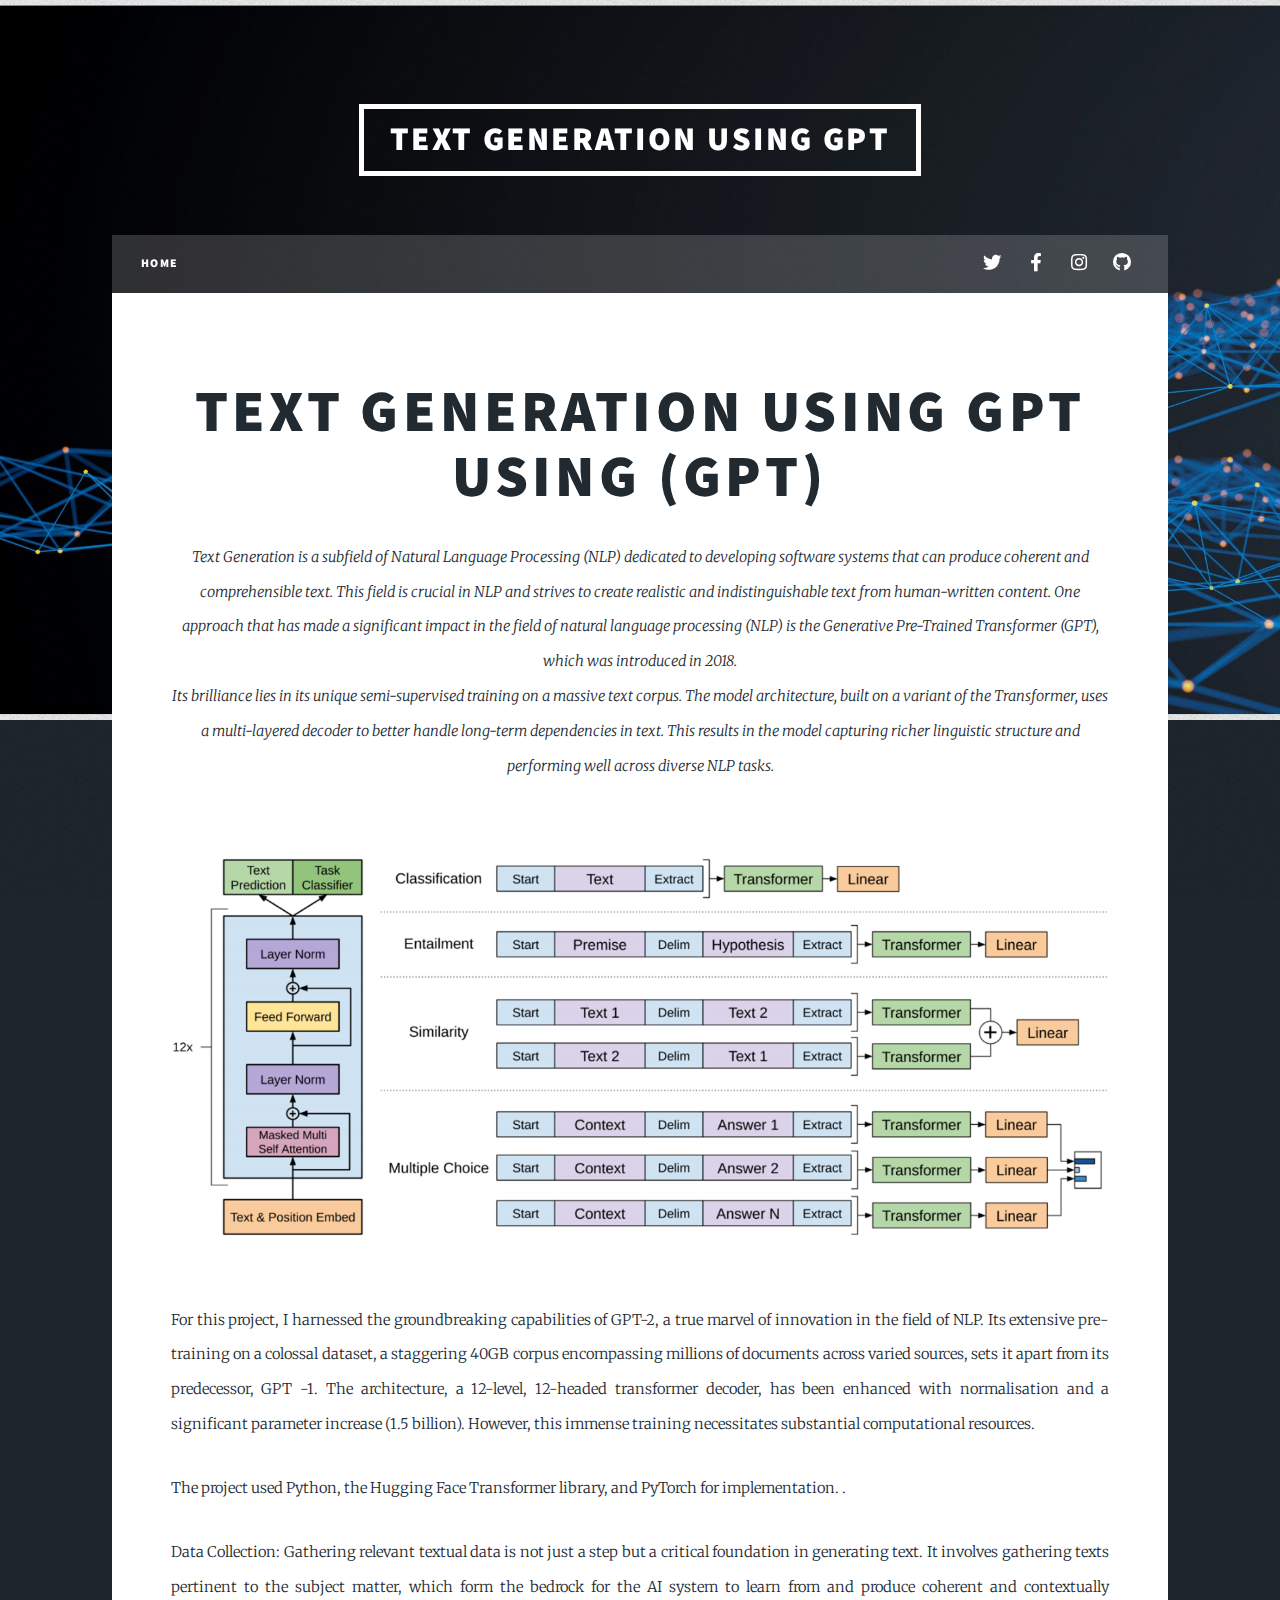
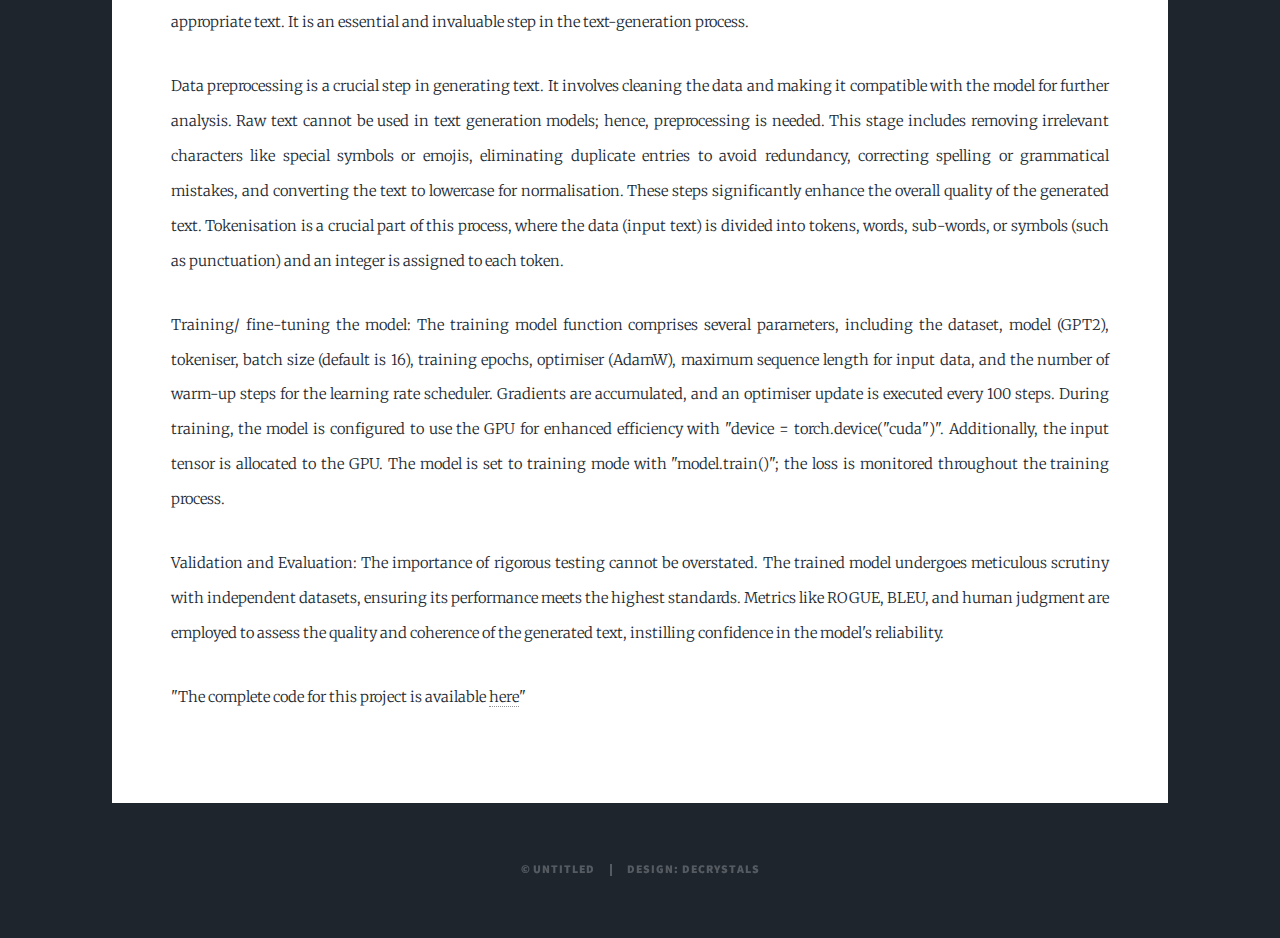
<file: gpt.html>
<!DOCTYPE HTML>
<!--
	Opeyemi Abodunrin's Portfolio
-->
<html>
	<head>
		<title>Text Gen</title>
		<meta charset="utf-8" />
		<meta name="viewport" content="width=device-width, initial-scale=1, user-scalable=no" />
		<link rel="stylesheet" href="assets/css/main.css" />
		<noscript><link rel="stylesheet" href="assets/css/noscript.css" /></noscript>
	</head>
	<body class="is-preload">

		<!-- Wrapper -->
			<div id="wrapper">

				<!-- Header -->
					<header id="header">
						<a href="gpt.html" class="logo">Text Generation using GPT</a>
					</header>

				<!-- Nav -->
					<nav id="nav">
						<ul class="links">
							<li><a href="index.html">Home</a></li>
							
						</ul>
						<ul class="icons">
							<li><a href="#" class="icon brands fa-twitter"><span class="label">Twitter</span></a></li>
							<li><a href="#" class="icon brands fa-facebook-f"><span class="label">Facebook</span></a></li>
							<li><a href="#" class="icon brands fa-instagram"><span class="label">Instagram</span></a></li>
							<li><a href="#" class="icon brands fa-github"><span class="label">GitHub</span></a></li>
						</ul>
					</nav>

				<!-- Main -->
					<div id="main">

						<!-- Post -->
							<section class="post">
								<header class="major">
									<!--span class="date">April 25, 2017</span-->
									<h1>Text Generation using GPT<br />
                                        Using (GPT)</h1>
									<p></p>
                                    <p>Text Generation is a subfield of Natural Language Processing (NLP) dedicated to developing software systems that can produce coherent and comprehensible text. This field is crucial in NLP and strives to create realistic and indistinguishable text from human-written content.
                                    One approach that has made a significant impact in the field of natural language processing (NLP) is the Generative Pre-Trained Transformer (GPT), which was introduced in 2018.<br /> Its brilliance lies in its unique semi-supervised training on a massive text corpus. The model architecture, built on a variant of the Transformer, uses a multi-layered decoder to better handle long-term dependencies in text. This results in the model capturing richer linguistic structure and performing well across diverse NLP tasks.</p>
								</header>
								<div class="image main"><a href="https://github.com/deCrystals/TextGeneration/blob/main/gpt2.py"><img src="images/gpt2.png" alt="" /></a></div>
								<p>For this project, I harnessed the groundbreaking capabilities of GPT-2, a true marvel of innovation in the field of NLP. Its extensive pre-training on a colossal dataset, a staggering 40GB corpus encompassing millions of documents across varied sources, sets it apart from its predecessor, GPT -1. The architecture, a 12-level, 12-headed transformer decoder, has been enhanced with normalisation and a significant parameter increase (1.5 billion). However, this immense training necessitates substantial computational resources.</p>
                                <p>The project used Python, the Hugging Face Transformer library, and PyTorch for implementation. 
                                    .</p>
								<p>Data Collection: Gathering relevant textual data is not just a step but a critical foundation in generating text. 
                                    It involves gathering texts pertinent to the subject matter, which form the bedrock for the AI system to learn from and produce coherent and contextually 
                                    appropriate text. It is an essential and invaluable step in the text-generation process.</p>
                                <p>Data preprocessing is a crucial step in generating text. It involves cleaning the data and making it compatible with the model for further analysis. Raw text cannot be used in text generation models; hence, preprocessing is needed. This stage includes removing irrelevant characters like special symbols or emojis, eliminating duplicate entries to avoid redundancy, correcting spelling or grammatical mistakes, and converting the text to lowercase for normalisation. These steps significantly enhance the overall quality of the generated text. Tokenisation is a crucial part of this process, where the data (input text) is divided into tokens, words, sub-words, or symbols (such as punctuation) and an integer is assigned to each token.</p>
                                <p>Training/ fine-tuning the model: The training model function comprises several parameters, including the dataset, model (GPT2), tokeniser, batch size (default is 16), training epochs, optimiser (AdamW), maximum sequence length for input data, and the number of warm-up steps for the learning rate scheduler. Gradients are accumulated, and an optimiser update is executed every 100 steps. During training, the model is configured to use the GPU for enhanced efficiency with "device = torch.device("cuda")". Additionally, the input tensor is allocated to the GPU. The model is set to training mode with "model.train()"; the loss is monitored throughout the training process.</p>
                                <p>Validation and Evaluation: The importance of rigorous testing cannot be overstated. The trained model undergoes meticulous scrutiny with independent datasets, ensuring its performance meets the highest standards. Metrics like ROGUE, BLEU, and human judgment are employed to assess the quality and coherence of the generated text, instilling confidence in the model's reliability. </p>
                                <p>"The complete code for this project is available <a href="https://github.com/deCrystals/TextGeneration/blob/main/gpt2.py">here</a>"</p>

					</div>

				<!-- Footer --
					<footer id="footer">
						<section>
							<form method="post" action="#">
								<div class="fields">
									<div class="field">
										<label for="name">Name</label>
										<input type="text" name="name" id="name" />
									</div>
									<div class="field">
										<label for="email">Email</label>
										<input type="text" name="email" id="email" />
									</div>
									<div class="field">
										<label for="message">Message</label>
										<textarea name="message" id="message" rows="3"></textarea>
									</div>
								</div>
								<ul class="actions">
									<li><input type="submit" value="Send Message" /></li>
								</ul>
							</form>
						</section>
						<section class="split contact">
							<section class="alt">
								<h3>Address</h3>
								<p>1234 Somewhere Road #87257<br />
								Nashville, TN 00000-0000</p>
							</section>
							<section>
								<h3>Phone</h3>
								<p><a href="#">(000) 000-0000</a></p>
							</section>
							<section>
								<h3>Email</h3>
								<p><a href="#">info@untitled.tld</a></p>
							</section>
							<section>
								<h3>Social</h3>
								<ul class="icons alt">
									<li><a href="#" class="icon brands alt fa-twitter"><span class="label">Twitter</span></a></li>
									<li><a href="#" class="icon brands alt fa-facebook-f"><span class="label">Facebook</span></a></li>
									<li><a href="#" class="icon brands alt fa-instagram"><span class="label">Instagram</span></a></li>
									<li><a href="#" class="icon brands alt fa-github"><span class="label">GitHub</span></a></li>
								</ul>
							</section>
						</section>
					</footer>-->

				<!-- Copyright -->
					<div id="copyright">
						<ul><li>&copy; Untitled</li><li>Design: DeCrystals</a></li></ul>
					</div>

			</div>

		<!-- Scripts -->
			<script src="assets/js/jquery.min.js"></script>
			<script src="assets/js/jquery.scrollex.min.js"></script>
			<script src="assets/js/jquery.scrolly.min.js"></script>
			<script src="assets/js/browser.min.js"></script>
			<script src="assets/js/breakpoints.min.js"></script>
			<script src="assets/js/util.js"></script>
			<script src="assets/js/main.js"></script>

	</body>
</html>
</file>
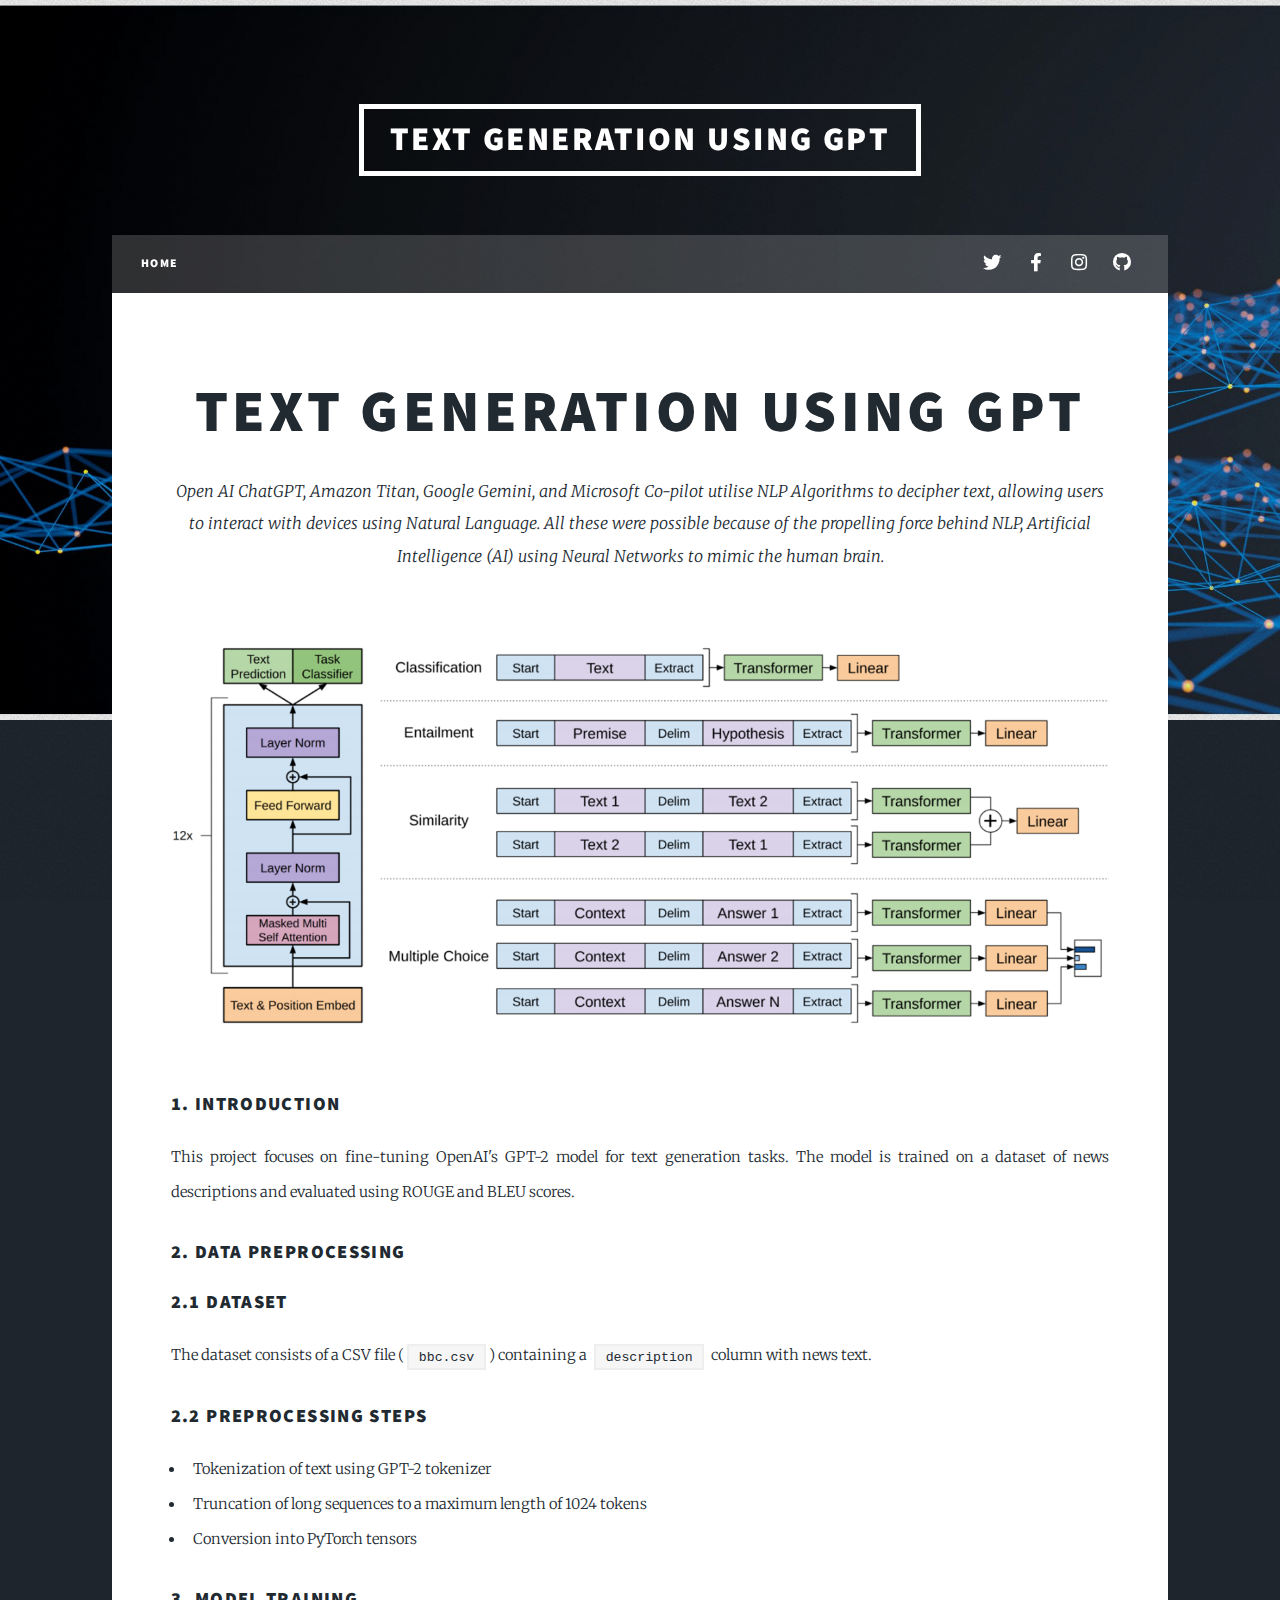
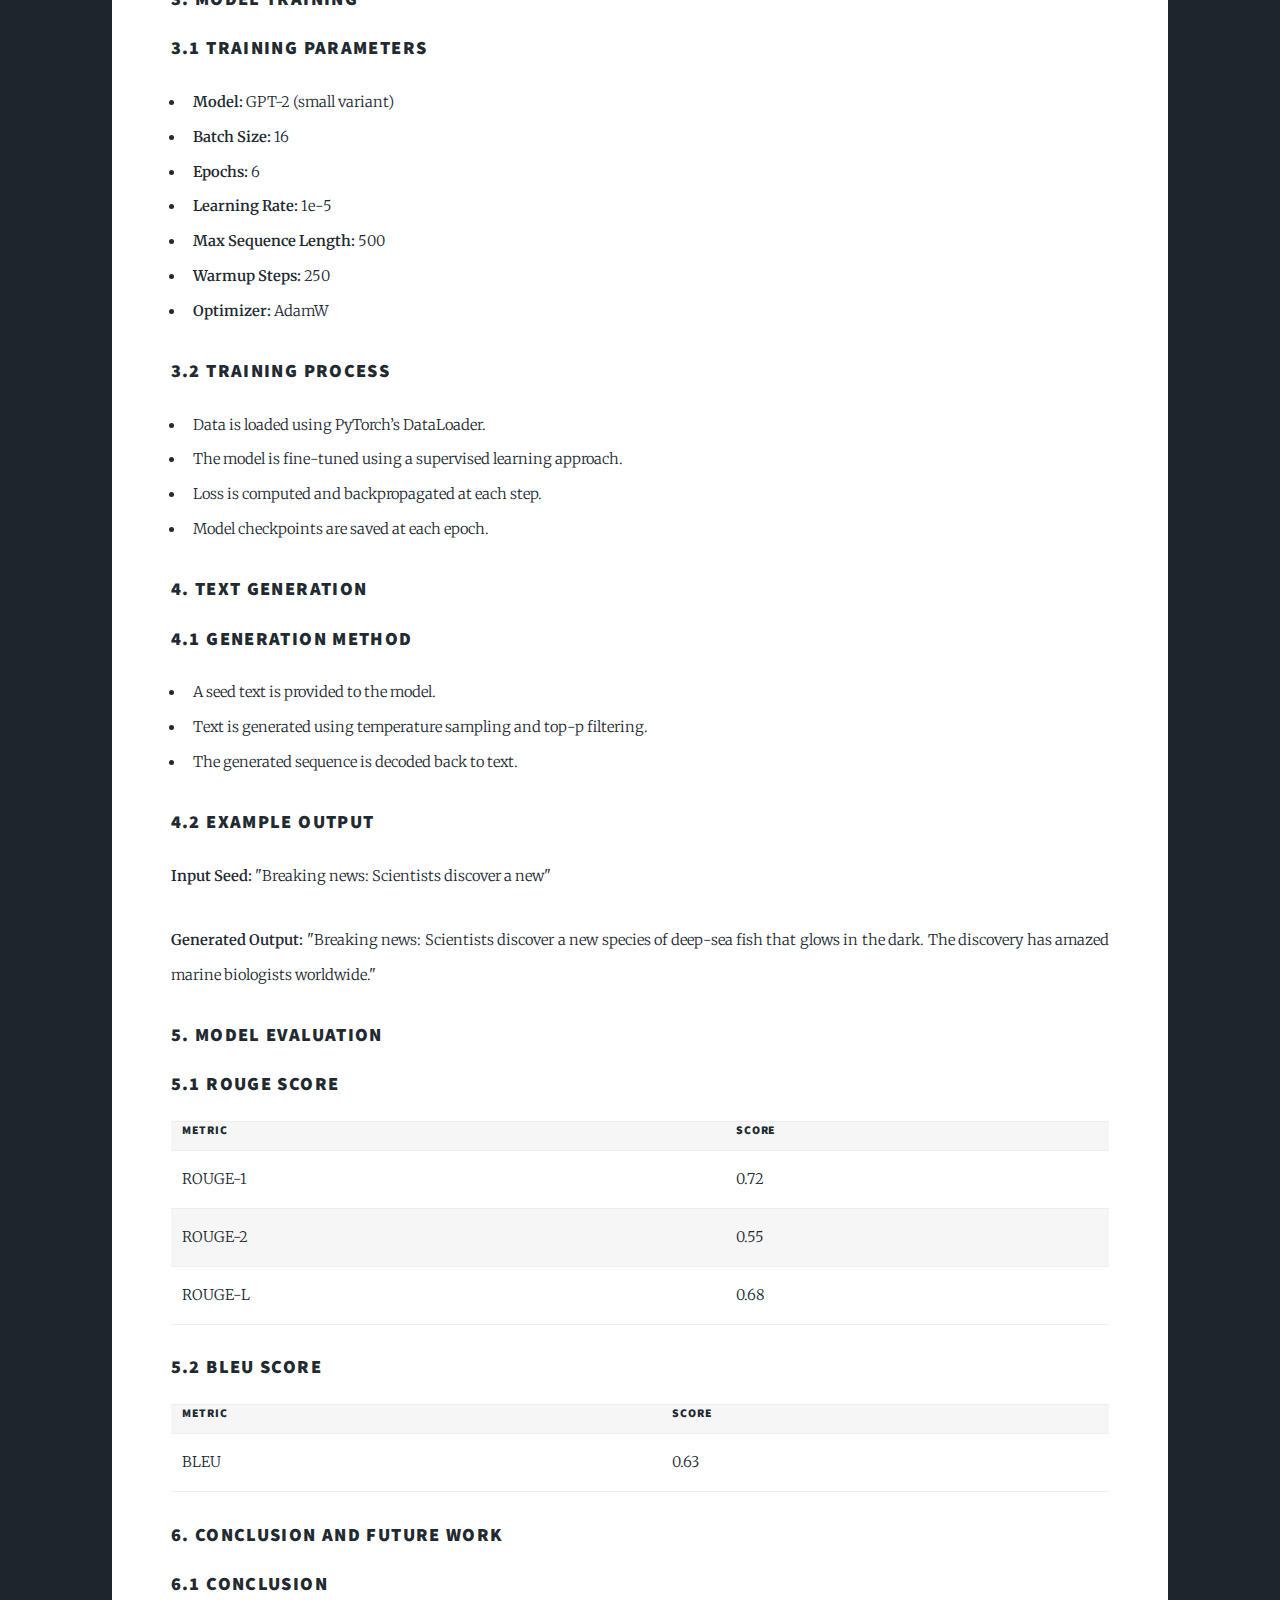
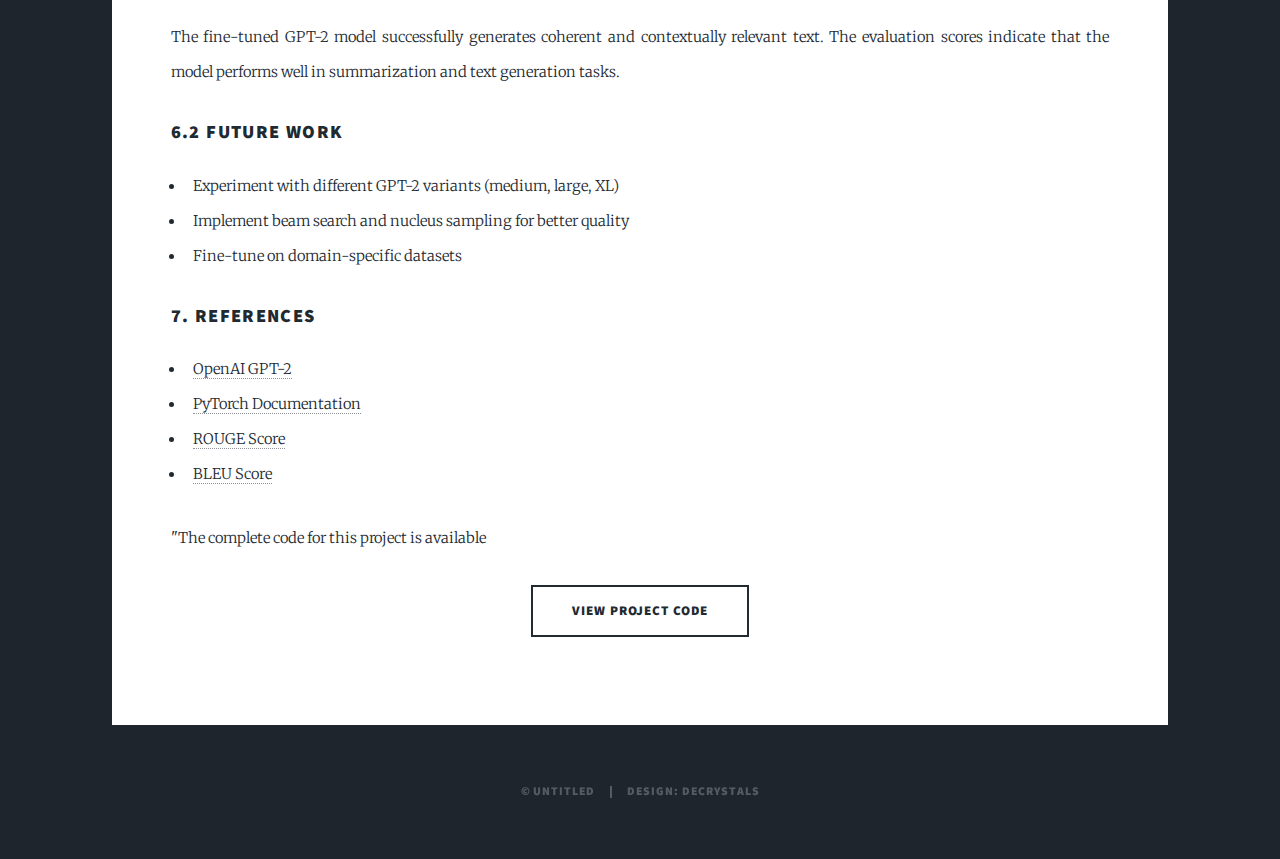
<file: gpt2.html>
<!DOCTYPE HTML>
<!--
	Opeyemi Abodunrin's Portfolio
-->
<html>
	<head>
		<title>Text Gen</title>
		<meta charset="utf-8" />
		<meta name="viewport" content="width=device-width, initial-scale=1, user-scalable=no" />
		<link rel="stylesheet" href="assets/css/main.css" />
		<noscript><link rel="stylesheet" href="assets/css/noscript.css" /></noscript>
	</head>
	<body class="is-preload">

		<!-- Wrapper -->
			<div id="wrapper">

				<!-- Header -->
					<header id="header">
						<a href="gpt.html" class="logo">Text Generation using GPT</a>
					</header>

				<!-- Nav -->
					<nav id="nav">
						<ul class="links">
							<li><a href="index.html">Home</a></li>
							
						</ul>
						<ul class="icons">
							<li><a href="#" class="icon brands fa-twitter"><span class="label">Twitter</span></a></li>
							<li><a href="#" class="icon brands fa-facebook-f"><span class="label">Facebook</span></a></li>
							<li><a href="#" class="icon brands fa-instagram"><span class="label">Instagram</span></a></li>
							<li><a href="#" class="icon brands fa-github"><span class="label">GitHub</span></a></li>
						</ul>
					</nav>

				<!-- Main -->
					<div id="main">

						<!-- Post -->
							<section class="post">
								<header class="major">
									<!--span class="date">April 25, 2017</span-->
									<h1>Text Generation using GPT<br />
                                        </h1>
									<p>Open AI ChatGPT, Amazon Titan, Google Gemini, and Microsoft Co-pilot utilise NLP Algorithms to decipher text, allowing users to interact with devices using Natural Language. 
										All these were possible because of the propelling force behind NLP, Artificial Intelligence (AI) using Neural Networks to mimic the human brain.</p>
                                    
								</header>
								<div class="image main"><a href="https://github.com/deCrystals/TextGeneration/blob/main/text_generation.py"><img src="images/gpt2.png" alt="" /></a></div>
                               <h3>1. Introduction</h3>
                                <p>This project focuses on fine-tuning OpenAI's GPT-2 model for text generation tasks. The model is trained on a dataset of news descriptions and evaluated using ROUGE and BLEU scores.</p>
                            <h3>2. Data Preprocessing</h3>
                            <h3>2.1 Dataset</h3>
                            <p>The dataset consists of a CSV file (<code>bbc.csv</code>) containing a <code>description</code> column with news text.</p>
    
    <h3>2.2 Preprocessing Steps</h3>
    <ul>
        <li>Tokenization of text using GPT-2 tokenizer</li>
        <li>Truncation of long sequences to a maximum length of 1024 tokens</li>
        <li>Conversion into PyTorch tensors</li>
    </ul>
    
    <h3>3. Model Training</h3>
    <h3>3.1 Training Parameters</h3>
    <ul>
        <li><strong>Model:</strong> GPT-2 (small variant)</li>
        <li><strong>Batch Size:</strong> 16</li>
        <li><strong>Epochs:</strong> 6</li>
        <li><strong>Learning Rate:</strong> 1e-5</li>
        <li><strong>Max Sequence Length:</strong> 500</li>
        <li><strong>Warmup Steps:</strong> 250</li>
        <li><strong>Optimizer:</strong> AdamW</li>
    </ul>
    
    <h3>3.2 Training Process</h3>
    <ul>
        <li>Data is loaded using PyTorch’s DataLoader.</li>
        <li>The model is fine-tuned using a supervised learning approach.</li>
        <li>Loss is computed and backpropagated at each step.</li>
        <li>Model checkpoints are saved at each epoch.</li>
    </ul>
    
    <h3>4. Text Generation</h3>
    <h3>4.1 Generation Method</h3>
    <ul>
        <li>A seed text is provided to the model.</li>
        <li>Text is generated using temperature sampling and top-p filtering.</li>
        <li>The generated sequence is decoded back to text.</li>
    </ul>
    
    <h3>4.2 Example Output</h3>
    <p><strong>Input Seed:</strong> "Breaking news: Scientists discover a new"</p>
    <p><strong>Generated Output:</strong> "Breaking news: Scientists discover a new species of deep-sea fish that glows in the dark. The discovery has amazed marine biologists worldwide."</p>
    
    <h3>5. Model Evaluation</h3>
    <h3>5.1 ROUGE Score</h3>
    <table>
        <tr>
            <th>Metric</th>
            <th>Score</th>
        </tr>
        <tr>
            <td>ROUGE-1</td>
            <td>0.72</td>
        </tr>
        <tr>
            <td>ROUGE-2</td>
            <td>0.55</td>
        </tr>
        <tr>
            <td>ROUGE-L</td>
            <td>0.68</td>
        </tr>
    </table>
    
    <h3>5.2 BLEU Score</h3>
    <table>
        <tr>
            <th>Metric</th>
            <th>Score</th>
        </tr>
        <tr>
            <td>BLEU</td>
            <td>0.63</td>
        </tr>
    </table>
    
    <h3>6. Conclusion and Future Work</h3>
    <h3>6.1 Conclusion</h3>
    <p>The fine-tuned GPT-2 model successfully generates coherent and contextually relevant text. The evaluation scores indicate that the model performs well in summarization and text generation tasks.</p>
    
    <h3>6.2 Future Work</h3>
    <ul>
        <li>Experiment with different GPT-2 variants (medium, large, XL)</li>
        <li>Implement beam search and nucleus sampling for better quality</li>
        <li>Fine-tune on domain-specific datasets</li>
    </ul>
    
    <h3>7. References</h3>
    <ul>
        <li><a href="https://huggingface.co/gpt2">OpenAI GPT-2</a></li>
        <li><a href="https://pytorch.org">PyTorch Documentation</a></li>
        <li><a href="https://pypi.org/project/rouge-score/">ROUGE Score</a></li>
        <li><a href="https://www.nltk.org/api/nltk.translate.html">BLEU Score</a></li>
    </ul>
								
    <p>"The complete code for this project is available
        <ul class="actions special">
        <li><a href="https://github.com/deCrystals/TextGeneration/blob/main/text_generation.py" class="button large">View Project code</a></li>
    </ul> </p>

	</div>
    

				<!-- Footer --
					<footer id="footer">
						<section>
							<form method="post" action="#">
								<div class="fields">
									<div class="field">
										<label for="name">Name</label>
										<input type="text" name="name" id="name" />
									</div>
									<div class="field">
										<label for="email">Email</label>
										<input type="text" name="email" id="email" />
									</div>
									<div class="field">
										<label for="message">Message</label>
										<textarea name="message" id="message" rows="3"></textarea>
									</div>
								</div>
								<ul class="actions">
									<li><input type="submit" value="Send Message" /></li>
								</ul>
							</form>
						</section>
						<section class="split contact">
							<section class="alt">
								<h3>Address</h3>
								<p>1234 Somewhere Road #87257<br />
								Nashville, TN 00000-0000</p>
							</section>
							<section>
								<h3>Phone</h3>
								<p><a href="#">(000) 000-0000</a></p>
							</section>
							<section>
								<h3>Email</h3>
								<p><a href="#">info@untitled.tld</a></p>
							</section>
							<section>
								<h3>Social</h3>
								<ul class="icons alt">
									<li><a href="#" class="icon brands alt fa-twitter"><span class="label">Twitter</span></a></li>
									<li><a href="#" class="icon brands alt fa-facebook-f"><span class="label">Facebook</span></a></li>
									<li><a href="#" class="icon brands alt fa-instagram"><span class="label">Instagram</span></a></li>
									<li><a href="#" class="icon brands alt fa-github"><span class="label">GitHub</span></a></li>
								</ul>
							</section>
						</section>
					</footer>-->

				<!-- Copyright -->
					<div id="copyright">
						<ul><li>&copy; Untitled</li><li>Design: DeCrystals</a></li></ul>
					</div>

			</div>

		<!-- Scripts -->
			<script src="assets/js/jquery.min.js"></script>
			<script src="assets/js/jquery.scrollex.min.js"></script>
			<script src="assets/js/jquery.scrolly.min.js"></script>
			<script src="assets/js/browser.min.js"></script>
			<script src="assets/js/breakpoints.min.js"></script>
			<script src="assets/js/util.js"></script>
			<script src="assets/js/main.js"></script>

	</body>
</html>
</file>
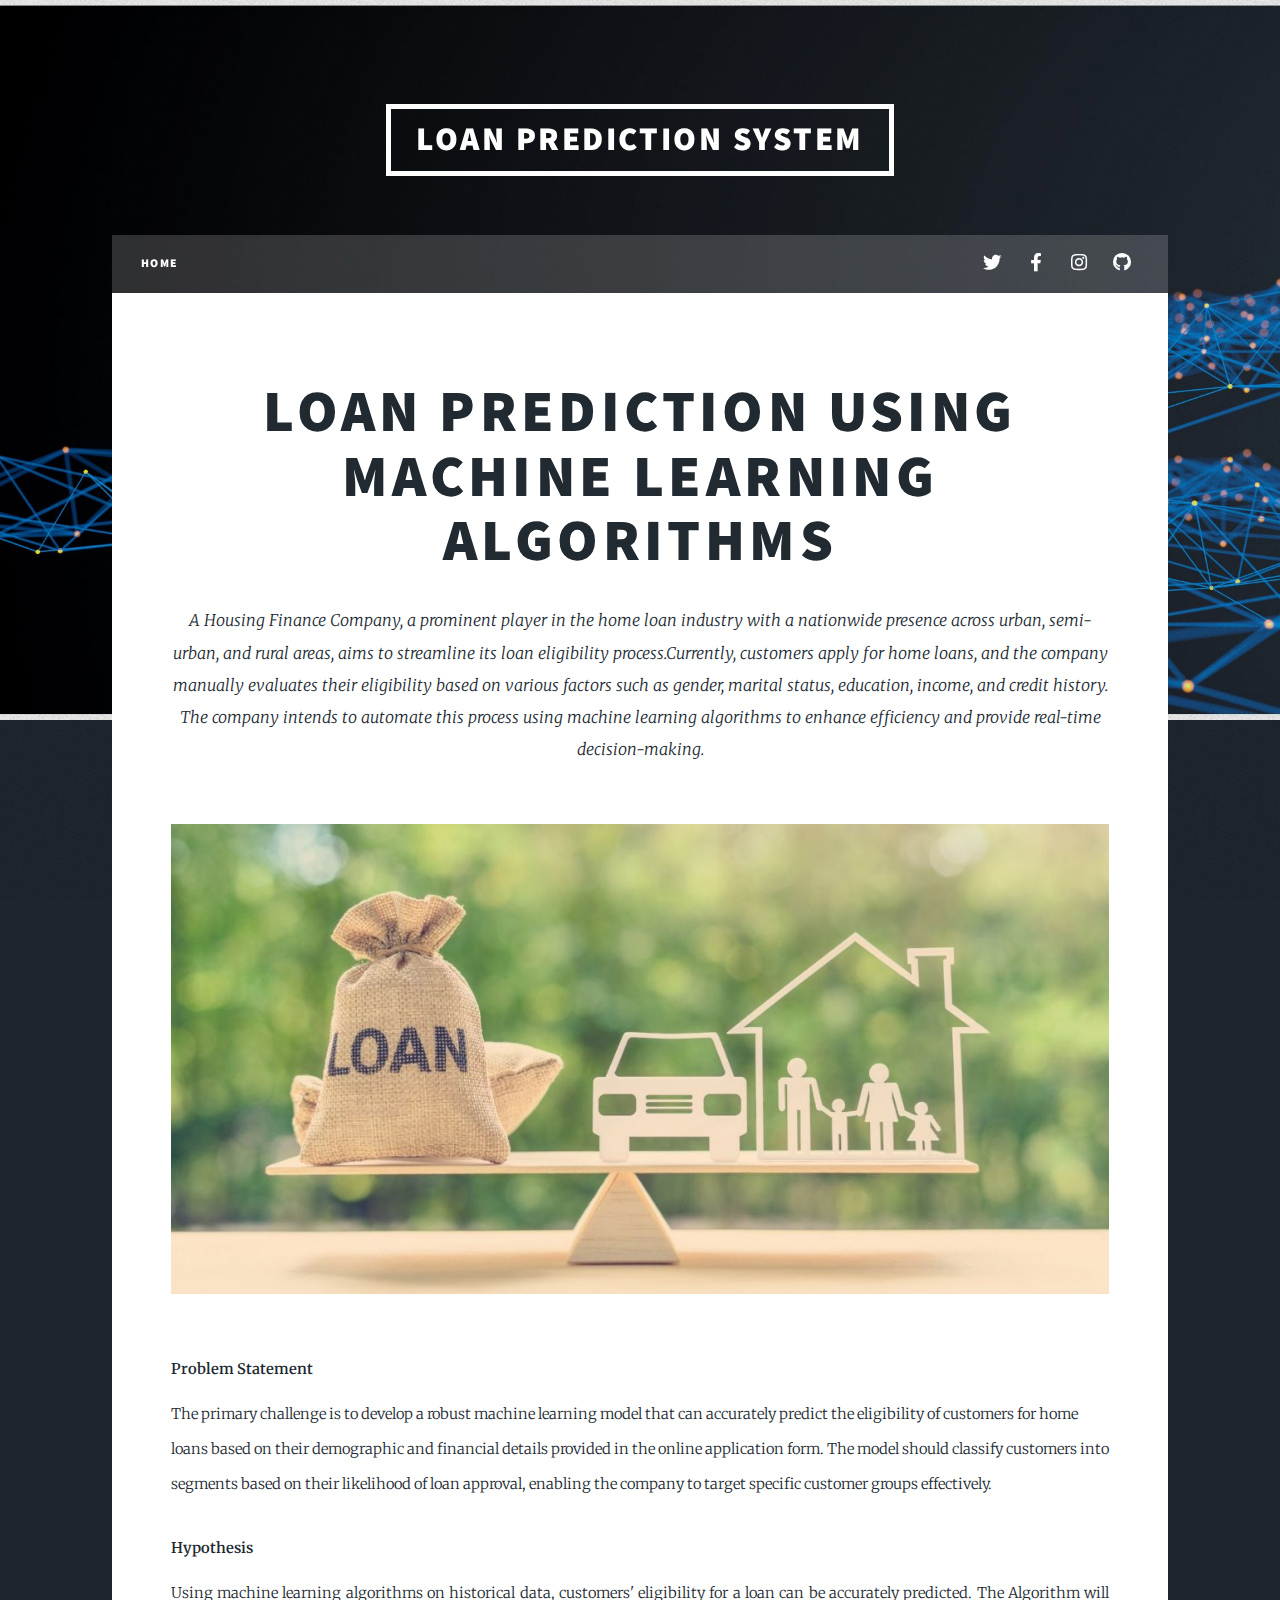
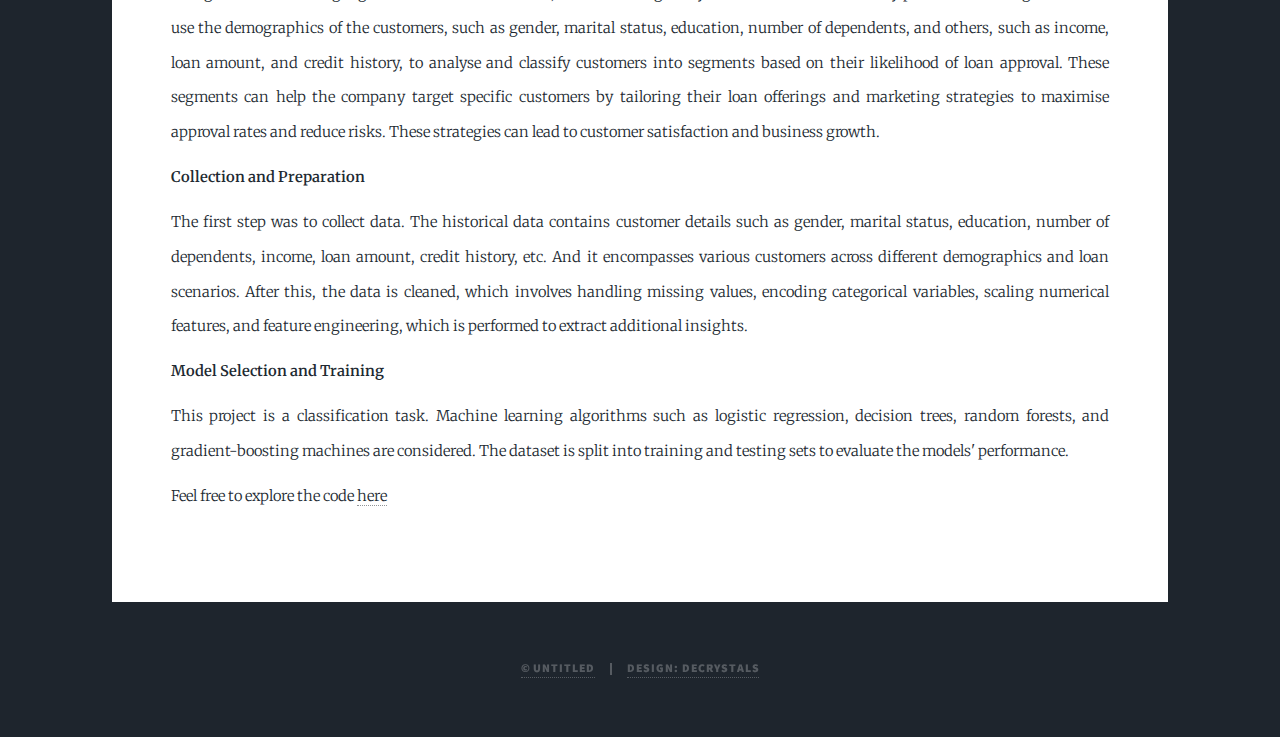
<file: loan.html>
<!DOCTYPE HTML>
<!--
	Opeyemi Abodunrin's Portfolio
-->
<html>
	<head>
		<title>ecomm database</title>
		<meta charset="utf-8" />
		<meta name="viewport" content="width=device-width, initial-scale=1, user-scalable=no" />
		<link rel="stylesheet" href="assets/css/main.css" />
		<noscript><link rel="stylesheet" href="assets/css/noscript.css" /></noscript>
	</head>
	<body class="is-preload">

		<!-- Wrapper -->
			<div id="wrapper">

				<!-- Header -->
					<header id="header">
						<a href="laon.html" class="logo">Loan Prediction System</a>
					</header>

				<!-- Nav -->
					<nav id="nav">
						<ul class="links">
							<li><a href="index.html">Home</a></li>
							
						</ul>
						<ul class="icons">
							<li><a href="#" class="icon brands fa-twitter"><span class="label">Twitter</span></a></li>
							<li><a href="#" class="icon brands fa-facebook-f"><span class="label">Facebook</span></a></li>
							<li><a href="#" class="icon brands fa-instagram"><span class="label">Instagram</span></a></li>
							<li><a href="#" class="icon brands fa-github"><span class="label">GitHub</span></a></li>
						</ul>
					</nav>

				<!-- Main -->
					<div id="main">

						<!-- Post -->
							<section class="post">
								<header class="major">
									<!--span class="date">April 25, 2017</span-->
									<h1>Loan Prediction using Machine Learning Algorithms</h1>
					                                
                                    <p>A Housing Finance Company, a prominent player in the home loan industry with a nationwide presence across urban, semi-urban, and rural areas, aims to streamline 
                                        its loan eligibility process.Currently, customers apply for home loans, and the company manually evaluates their eligibility based on various factors such as
                                        gender, marital status, education, income, and credit history. 
                                        The company intends to automate this process using machine learning algorithms to enhance efficiency and provide real-time decision-making.</p>
								</header>
								<div class="image main"><a href="https://github.com/deCrystals/SQL/blob/main/ecommerce_scripts.sql" class="image main"><img src="images/loan2.jpg" alt=""></a></div>
							    <p style="margin-bottom: 10px;"><strong>Problem Statement</strong> </p>
                                    The primary challenge is to develop a robust machine learning model that can accurately predict the eligibility of customers for home loans based on their 
                                    demographic and financial details provided in the online application form. The model should classify customers into segments based on their likelihood of loan 
                                    approval, enabling the company to target specific customer groups effectively.                                  
                                </p>
                                <p style ="margin-bottom: 10px;"><strong>Hypothesis</strong></p>
                                <p style ="margin-bottom: 10px;">Using machine learning algorithms on historical data, customers' eligibility for a loan can be accurately predicted. The Algorithm will use the demographics of the
                                     customers, such as gender, marital status, education, number of dependents, and others, such as income, loan amount, and credit history, to analyse and
                                      classify customers into segments based on their likelihood of loan approval. These segments can help the company target specific customers by tailoring their 
                                      loan offerings and marketing strategies to maximise approval rates and reduce risks. These strategies can lead to customer satisfaction and business growth.
                                    </p>
                                <p style="margin-bottom: 10px;"><strong> Collection and Preparation</strong></p>
                                <p style ="margin-bottom: 10px;">The first step was to collect data. The historical data contains customer details such as gender, marital status, education,
                                     number of dependents, income, loan amount, credit history, etc. And it encompasses various customers across different demographics and loan scenarios.
                                    After this, the data is cleaned, which involves handling missing values, encoding categorical variables, scaling numerical features, and feature engineering,
                                     which is performed to extract additional insights. </p>
                                    
                                <p style="margin-bottom: 10px;"><strong>Model Selection and Training</strong></p>
                                <p style="margin-bottom: 10px;">This project is a classification task. Machine learning algorithms such as logistic regression, decision trees, random forests, 
                                    and gradient-boosting machines are considered.
                                    The dataset is split into training and testing sets to evaluate the models' performance. 
                                    </p>
                                
                                <p>Feel free to explore the code <a href="https://github.com/deCrystals/mlproject/blob/main/loan_predict.py">here</p>
					</div>

				<!-- Footer --
					<footer id="footer">
						<section>
							<form method="post" action="#">
								<div class="fields">
									<div class="field">
										<label for="name">Name</label>
										<input type="text" name="name" id="name" />
									</div>
									<div class="field">
										<label for="email">Email</label>
										<input type="text" name="email" id="email" />
									</div>
									<div class="field">
										<label for="message">Message</label>
										<textarea name="message" id="message" rows="3"></textarea>
									</div>
								</div>
								<ul class="actions">
									<li><input type="submit" value="Send Message" /></li>
								</ul>
							</form>
						</section>
						<section class="split contact">
							<section class="alt">
								<h3>Address</h3>
								<p>1234 Somewhere Road #87257<br />
								Nashville, TN 00000-0000</p>
							</section>
							<section>
								<h3>Phone</h3>
								<p><a href="#">(000) 000-0000</a></p>
							</section>
							<section>
								<h3>Email</h3>
								<p><a href="#">info@untitled.tld</a></p>
							</section>
							<section>
								<h3>Social</h3>
								<ul class="icons alt">
									<li><a href="#" class="icon brands alt fa-twitter"><span class="label">Twitter</span></a></li>
									<li><a href="#" class="icon brands alt fa-facebook-f"><span class="label">Facebook</span></a></li>
									<li><a href="#" class="icon brands alt fa-instagram"><span class="label">Instagram</span></a></li>
									<li><a href="#" class="icon brands alt fa-github"><span class="label">GitHub</span></a></li>
								</ul>
							</section>
						</section>
					</footer>-->

				<!-- Copyright -->
					<div id="copyright">
						<ul><li>&copy; Untitled</li><li>Design: DeCrystals</a></li></ul>
					</div>

			</div>

		<!-- Scripts -->
			<script src="assets/js/jquery.min.js"></script>
			<script src="assets/js/jquery.scrollex.min.js"></script>
			<script src="assets/js/jquery.scrolly.min.js"></script>
			<script src="assets/js/browser.min.js"></script>
			<script src="assets/js/breakpoints.min.js"></script>
			<script src="assets/js/util.js"></script>
			<script src="assets/js/main.js"></script>

	</body>
</html>
</file>
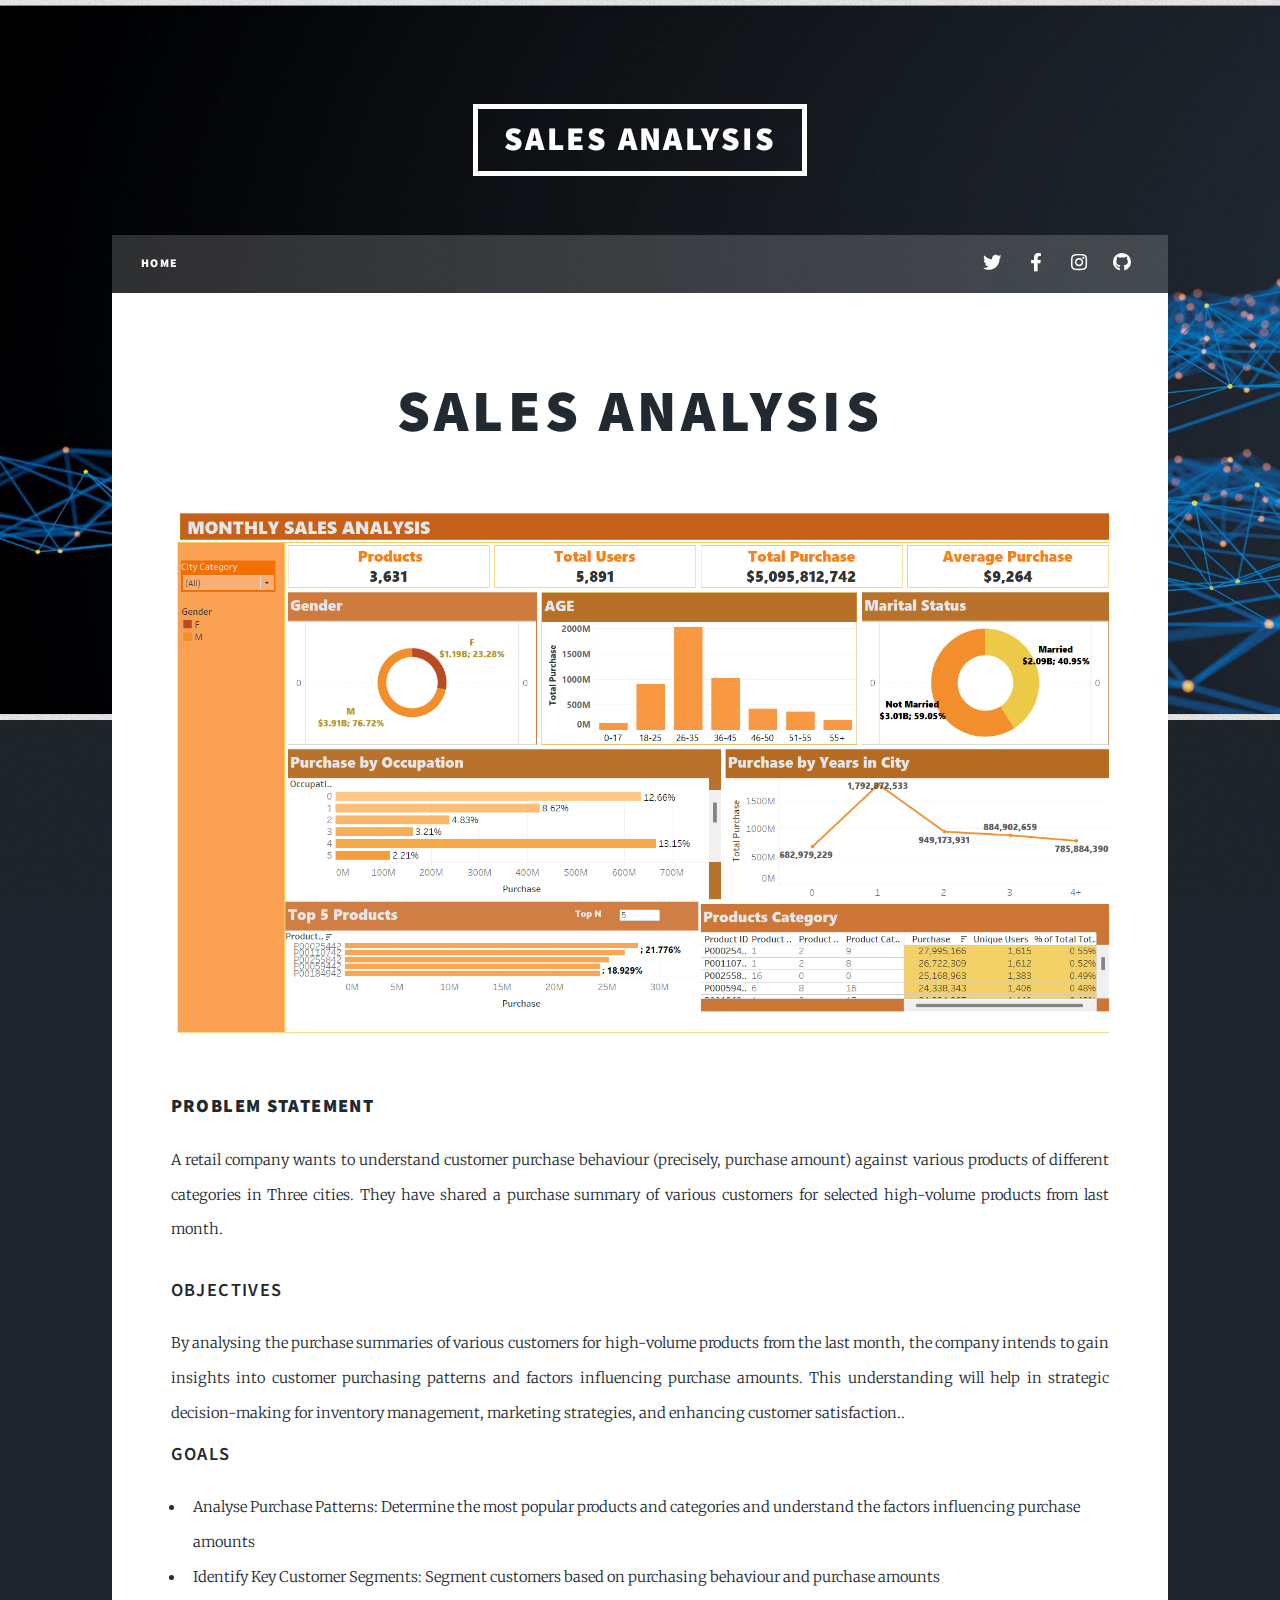
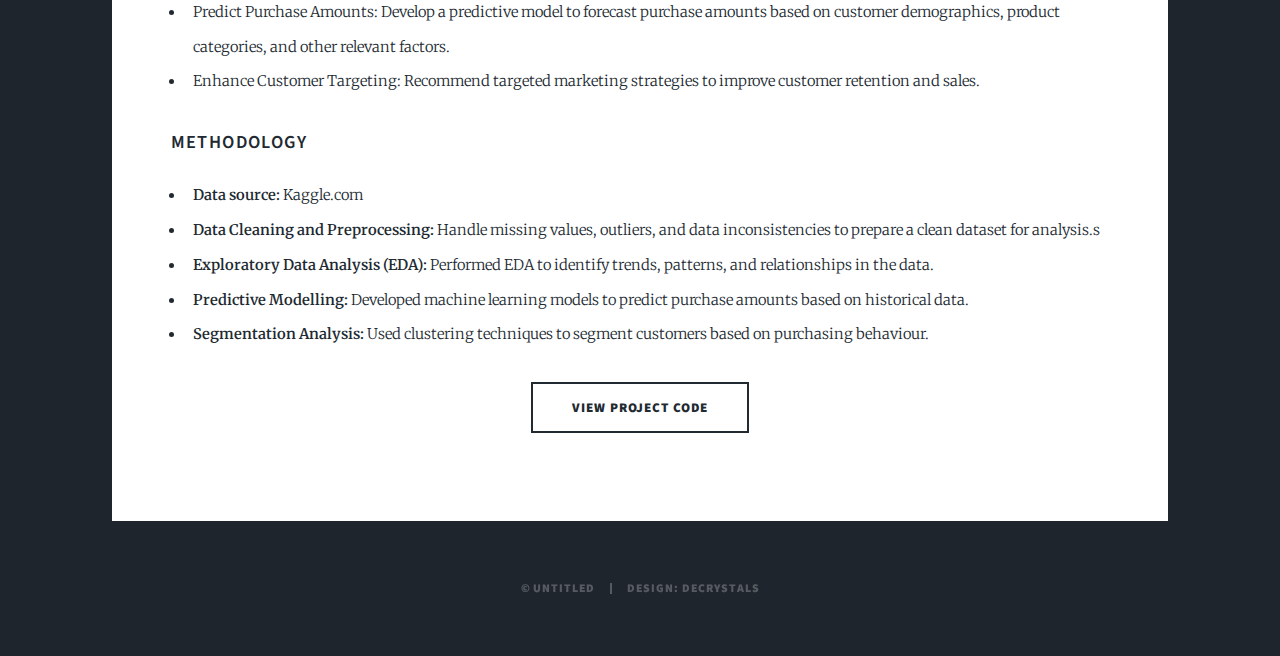
<file: sales.html>
<!DOCTYPE HTML>
<!--
	Opeyemi Abodunrin's Portfolio
-->
<html>
	<head>
		<title>Sales Analysis</title>
		<meta charset="utf-8" />
		<meta name="viewport" content="width=device-width, initial-scale=1, user-scalable=no" />
		<link rel="stylesheet" href="assets/css/main.css" />
		<noscript><link rel="stylesheet" href="assets/css/noscript.css" /></noscript>
	</head>
	<body class="is-preload">

		<!-- Wrapper -->
			<div id="wrapper">

				<!-- Header -->
					<header id="header">
						<a href="sales.html" class="logo">Sales Analysis</a>
					</header>

				<!-- Nav -->
					<nav id="nav">
						<ul class="links">
							<li><a href="index.html">Home</a></li>
							
						</ul>
						<ul class="icons">
							<li><a href="#" class="icon brands fa-twitter"><span class="label">Twitter</span></a></li>
							<li><a href="#" class="icon brands fa-facebook-f"><span class="label">Facebook</span></a></li>
							<li><a href="#" class="icon brands fa-instagram"><span class="label">Instagram</span></a></li>
							<li><a href="#" class="icon brands fa-github"><span class="label">GitHub</span></a></li>
						</ul>
					</nav>

				<!-- Main -->
					<div id="main">

						<!-- Post -->
							<section class="post">
								<header class="major">
									<!--span class="date">April 25, 2017</span-->
									<h1>Sales Analysis<br />
                                        </h1>
                                    
								</header>
								<div class="image main"><a href="https://public.tableau.com/app/profile/opeyemi2394/viz/SalesProject_17219287673820/Dashboard1"><img src="images/sales.png" alt="" /></a></div>
								<h3>Problem Statement</h3>
									<p> A retail company wants to understand customer purchase behaviour (precisely, purchase amount) against various products of different categories in Three cities.
                                         They have shared a purchase summary of various customers for selected high-volume products from last month.</p>
                                <h3><strong>Objectives</strong></h3>
								<p style="margin-bottom: 10px">By analysing the purchase summaries of various customers for high-volume products from the last month, 
                                    the company intends to gain insights into customer purchasing patterns and factors influencing purchase amounts. 
                                    This understanding will help in strategic decision-making for inventory management, marketing strategies, and enhancing customer satisfaction..</p>
								
                                <h3><strong>Goals</strong></h3>
                                <ul>
                                    <li>Analyse Purchase Patterns: Determine the most popular products and categories and understand the factors influencing purchase amounts</li>
                                    <li> Identify Key Customer Segments: Segment customers based on purchasing behaviour and purchase amounts</li>
                                    <li>Predict Purchase Amounts: Develop a predictive model to forecast purchase amounts based on customer demographics, product categories, and other relevant factors.</li>
                                    <li>Enhance Customer Targeting: Recommend targeted marketing strategies to improve customer retention and sales.</li>
                                </ul>
								 
								<h3><strong>Methodology</strong></h3>
									<ul>
                                        <li><strong>Data source:</strong> Kaggle.com</li>
                                        <li> <strong>Data Cleaning and Preprocessing:</strong> Handle missing values, outliers, and data inconsistencies to prepare a clean dataset for analysis.s</li>
                                        <li><strong>Exploratory Data Analysis (EDA):</strong> Performed EDA to identify trends, patterns, and relationships in the data.</li>
                                        <li><strong>Predictive Modelling:</strong> Developed machine learning models to predict purchase amounts based on historical data.</li>
                                        <li><strong>Segmentation Analysis:</strong> Used clustering techniques to segment customers based on purchasing behaviour.</li>
                                    </ul>
                                
                                <p><ul class="actions special">
									<li><a href="https://github.com/deCrystals/ABC-Sales-Analysis" class="button large">View Project code</a></li>
								</ul></p>

					</div>

				<!-- Footer --
					<footer id="footer">
						<section>
							<form method="post" action="#">
								<div class="fields">
									<div class="field">
										<label for="name">Name</label>
										<input type="text" name="name" id="name" />
									</div>
									<div class="field">
										<label for="email">Email</label>
										<input type="text" name="email" id="email" />
									</div>
									<div class="field">
										<label for="message">Message</label>
										<textarea name="message" id="message" rows="3"></textarea>
									</div>
								</div>
								<ul class="actions">
									<li><input type="submit" value="Send Message" /></li>
								</ul>
							</form>
						</section>
						<section class="split contact">
							<section class="alt">
								<h3>Address</h3>
								<p>1234 Somewhere Road #87257<br />
								Nashville, TN 00000-0000</p>
							</section>
							<section>
								<h3>Phone</h3>
								<p><a href="#">(000) 000-0000</a></p>
							</section>
							<section>
								<h3>Email</h3>
								<p><a href="#">info@untitled.tld</a></p>
							</section>
							<section>
								<h3>Social</h3>
								<ul class="icons alt">
									<li><a href="#" class="icon brands alt fa-twitter"><span class="label">Twitter</span></a></li>
									<li><a href="#" class="icon brands alt fa-facebook-f"><span class="label">Facebook</span></a></li>
									<li><a href="#" class="icon brands alt fa-instagram"><span class="label">Instagram</span></a></li>
									<li><a href="#" class="icon brands alt fa-github"><span class="label">GitHub</span></a></li>
								</ul>
							</section>
						</section>
					</footer>-->

				<!-- Copyright -->
					<div id="copyright">
						<ul><li>&copy; Untitled</li><li>Design: DeCrystals</a></li></ul>
					</div>

			</div>

		<!-- Scripts -->
			<script src="assets/js/jquery.min.js"></script>
			<script src="assets/js/jquery.scrollex.min.js"></script>
			<script src="assets/js/jquery.scrolly.min.js"></script>
			<script src="assets/js/browser.min.js"></script>
			<script src="assets/js/breakpoints.min.js"></script>
			<script src="assets/js/util.js"></script>
			<script src="assets/js/main.js"></script>

	</body>
</html>
</file>
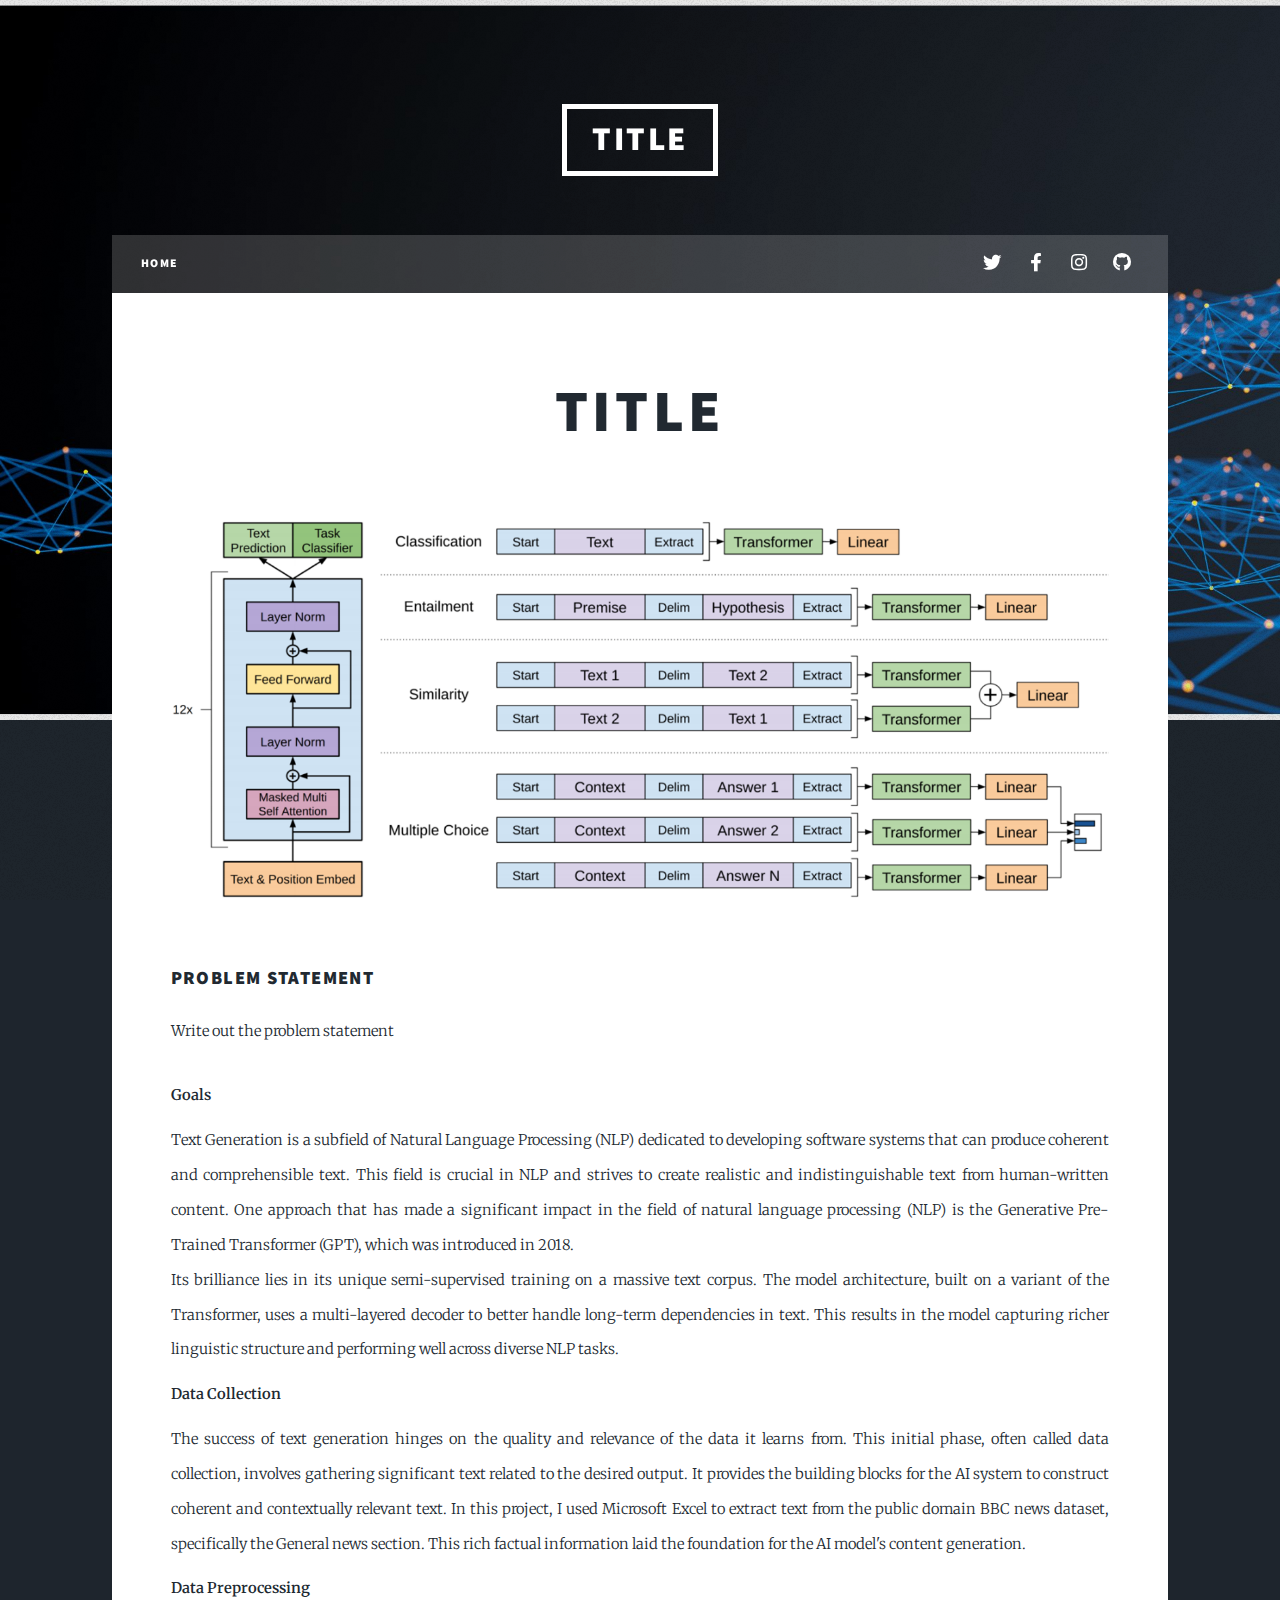
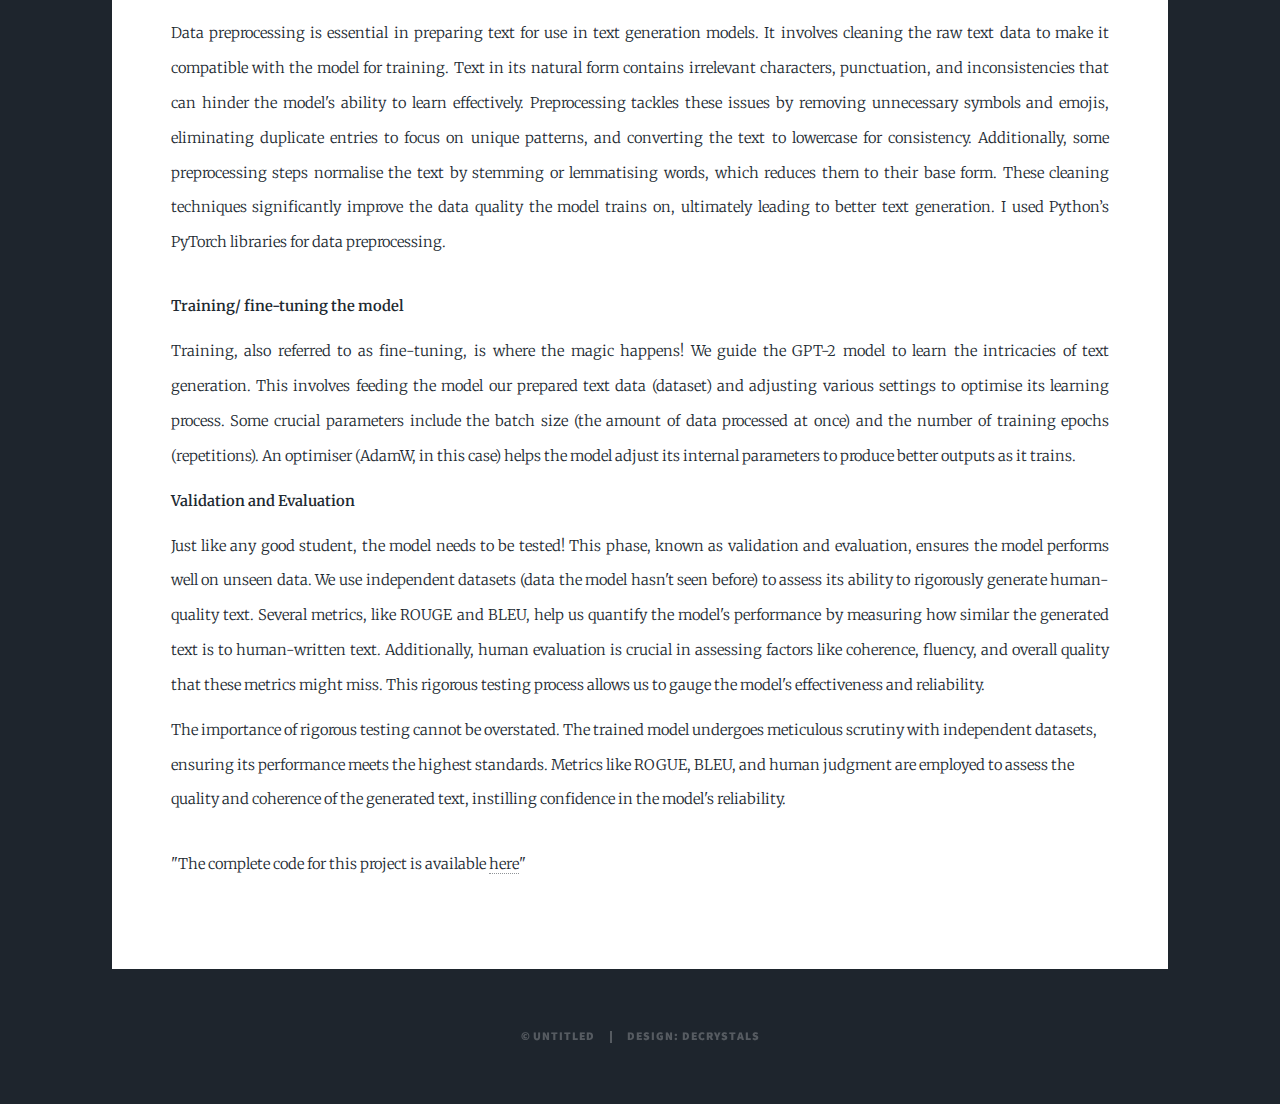
<file: template.html>
<!DOCTYPE HTML>
<!--
	Opeyemi Abodunrin's Portfolio
-->
<html>
	<head>
		<title>Text Gen</title>
		<meta charset="utf-8" />
		<meta name="viewport" content="width=device-width, initial-scale=1, user-scalable=no" />
		<link rel="stylesheet" href="assets/css/main.css" />
		<noscript><link rel="stylesheet" href="assets/css/noscript.css" /></noscript>
	</head>
	<body class="is-preload">

		<!-- Wrapper -->
			<div id="wrapper">

				<!-- Header -->
					<header id="header">
						<a href="filename.html" class="logo">Title</a>
					</header>

				<!-- Nav -->
					<nav id="nav">
						<ul class="links">
							<li><a href="index.html">Home</a></li>
							
						</ul>
						<ul class="icons">
							<li><a href="#" class="icon brands fa-twitter"><span class="label">Twitter</span></a></li>
							<li><a href="#" class="icon brands fa-facebook-f"><span class="label">Facebook</span></a></li>
							<li><a href="#" class="icon brands fa-instagram"><span class="label">Instagram</span></a></li>
							<li><a href="#" class="icon brands fa-github"><span class="label">GitHub</span></a></li>
						</ul>
					</nav>

				<!-- Main -->
					<div id="main">

						<!-- Post -->
							<section class="post">
								<header class="major">
									<!--span class="date">April 25, 2017</span-->
									<h1>Title<br />
                                        </h1>
                                    
								</header>
								<div class="image main"><a href="https://github.com/deCrystals/TextGeneration/blob/main/gpt2.py"><img src="images/gpt2.png" alt="" /></a></div>
								<h3>Problem Statement</h3>
									<p> Write out the problem statement</p>
                                <p style="margin-bottom: 10px"><strong>Goals</strong></p>
								<p style="margin-bottom: 10px">Text Generation is a subfield of Natural Language Processing (NLP) dedicated to developing software systems that can produce coherent and comprehensible text. 
									This field is crucial in NLP and strives to create realistic and indistinguishable text from human-written content.
                                    One approach that has made a significant impact in the field of natural language processing (NLP) is the Generative Pre-Trained Transformer (GPT), which was introduced in 2018.<br /> 
									Its brilliance lies in its unique semi-supervised training on a massive text corpus. 
									The model architecture, built on a variant of the Transformer, uses a multi-layered decoder to better handle long-term dependencies in text. This results in the model capturing richer 
									linguistic structure and performing well across diverse NLP tasks.</p>
								
                                <p style="margin-bottom: 10px"><strong>Data Collection</strong></p>
								 <p style="margin-bottom: 10px">The success of text generation hinges on the quality and relevance of the data it learns from. This initial phase, often called data collection, involves gathering 
									significant text related to the desired output. It provides the building blocks for the AI system to construct coherent and contextually relevant text.
									In this project, I used Microsoft Excel to extract text from the public domain BBC news dataset, specifically the General news section. 
									This rich factual information laid the foundation for the AI model's content generation.
									</p>
								<p style="margin-bottom: 10px"><strong> Data Preprocessing</strong></p>
									<p>Data preprocessing is essential in preparing text for use in text generation models. 
										It involves cleaning the raw text data to make it compatible with the model for training. Text in its natural 
									form contains irrelevant characters, punctuation, and inconsistencies that can hinder the model's ability to learn effectively. 
									Preprocessing tackles these issues by removing unnecessary symbols and emojis, 
									eliminating duplicate entries to focus on unique patterns, and converting the text to lowercase for consistency. 
									Additionally, some preprocessing steps normalise the text by stemming or lemmatising words, which
									 reduces them to their base form. These cleaning techniques significantly improve the data quality the model trains on, 
									 ultimately leading to better text generation. I used Python’s PyTorch libraries 
									 for data preprocessing. </p>
                                <p style="margin-bottom: 10px"><strong>Training/ fine-tuning the model</strong></p> 
								<p style="margin-bottom: 10px">Training, also referred to as fine-tuning, is where the magic happens! We guide the GPT-2 model to learn the intricacies of text generation. 
									This involves feeding the model our prepared text data (dataset) and adjusting various settings to optimise its learning process. 
									Some crucial parameters include the batch size (the amount of data processed at once) and the number of training epochs (repetitions). 
									An optimiser (AdamW, in this case) helps the model adjust its internal parameters to produce better outputs as it trains.</p>
                                <p style="margin-bottom: 10px"><strong>Validation and Evaluation</strong>
								<p style="margin-bottom: 10px">Just like any good student, the model needs to be tested! This phase, known as validation and evaluation, ensures the model performs well on unseen data. We use independent datasets (data the model hasn't seen before) to assess its ability to rigorously generate human-quality text.
									Several metrics, like ROUGE and BLEU, help us quantify the model's performance by measuring how similar the generated text is to human-written text. Additionally, human evaluation is crucial in assessing factors like coherence, fluency, and overall quality that these metrics might miss. This rigorous testing process allows us to gauge the model's effectiveness and reliability.
									</p>
									The importance of rigorous testing cannot be overstated. The trained model undergoes meticulous 
									scrutiny with independent datasets, ensuring its performance meets the highest standards. 
									Metrics like ROGUE, BLEU, and human judgment are employed to assess the quality and coherence of the generated text, instilling confidence in the model's reliability. </p>
                                <p>"The complete code for this project is available <a href="https://github.com/deCrystals/TextGeneration/blob/main/gpt2.py">here</a>"</p>

					</div>

				<!-- Footer --
					<footer id="footer">
						<section>
							<form method="post" action="#">
								<div class="fields">
									<div class="field">
										<label for="name">Name</label>
										<input type="text" name="name" id="name" />
									</div>
									<div class="field">
										<label for="email">Email</label>
										<input type="text" name="email" id="email" />
									</div>
									<div class="field">
										<label for="message">Message</label>
										<textarea name="message" id="message" rows="3"></textarea>
									</div>
								</div>
								<ul class="actions">
									<li><input type="submit" value="Send Message" /></li>
								</ul>
							</form>
						</section>
						<section class="split contact">
							<section class="alt">
								<h3>Address</h3>
								<p>1234 Somewhere Road #87257<br />
								Nashville, TN 00000-0000</p>
							</section>
							<section>
								<h3>Phone</h3>
								<p><a href="#">(000) 000-0000</a></p>
							</section>
							<section>
								<h3>Email</h3>
								<p><a href="#">info@untitled.tld</a></p>
							</section>
							<section>
								<h3>Social</h3>
								<ul class="icons alt">
									<li><a href="#" class="icon brands alt fa-twitter"><span class="label">Twitter</span></a></li>
									<li><a href="#" class="icon brands alt fa-facebook-f"><span class="label">Facebook</span></a></li>
									<li><a href="#" class="icon brands alt fa-instagram"><span class="label">Instagram</span></a></li>
									<li><a href="#" class="icon brands alt fa-github"><span class="label">GitHub</span></a></li>
								</ul>
							</section>
						</section>
					</footer>-->

				<!-- Copyright -->
					<div id="copyright">
						<ul><li>&copy; Untitled</li><li>Design: DeCrystals</a></li></ul>
					</div>

			</div>

		<!-- Scripts -->
			<script src="assets/js/jquery.min.js"></script>
			<script src="assets/js/jquery.scrollex.min.js"></script>
			<script src="assets/js/jquery.scrolly.min.js"></script>
			<script src="assets/js/browser.min.js"></script>
			<script src="assets/js/breakpoints.min.js"></script>
			<script src="assets/js/util.js"></script>
			<script src="assets/js/main.js"></script>

	</body>
</html>
</file>
<file: assets/css/main.css>
@import url(fontawesome-all.min.css);
@import url("https://fonts.googleapis.com/css?family=Merriweather:300,700,300italic,700italic|Source+Sans+Pro:900");

/*
	Massively by HTML5 UP
	html5up.net | @ajlkn
	Free for personal and commercial use under the CCA 3.0 license (html5up.net/license)
*/

html, body, div, span, applet, object,
iframe, h1, h2, h3, h4, h5, h6, p, blockquote,
pre, a, abbr, acronym, address, big, cite,
code, del, dfn, em, img, ins, kbd, q, s, samp,
small, strike, strong, sub, sup, tt, var, b,
u, i, center, dl, dt, dd, ol, ul, li, fieldset,
form, label, legend, table, caption, tbody,
tfoot, thead, tr, th, td, article, aside,
canvas, details, embed, figure, figcaption,
footer, header, hgroup, menu, nav, output, ruby,
section, summary, time, mark, audio, video {
	margin: 0;
	padding: 0;
	border: 0;
	font-size: 100%;
	font: inherit;
	vertical-align: baseline;}

article, aside, details, figcaption, figure,
footer, header, hgroup, menu, nav, section {
	display: block;}

body {
	line-height: 1;
}

ol, ul {
	list-style: none;
}

blockquote, q {
	quotes: none;
}

	blockquote:before, blockquote:after, q:before, q:after {
		content: '';
		content: none;
	}

table {
	border-collapse: collapse;
	border-spacing: 0;
}

body {
	-webkit-text-size-adjust: none;
}

mark {
	background-color: transparent;
	color: inherit;
}

input::-moz-focus-inner {
	border: 0;
	padding: 0;
}

input, select, textarea {
	-moz-appearance: none;
	-webkit-appearance: none;
	-ms-appearance: none;
	appearance: none;
}

/* Basic */

	@-ms-viewport {
		width: device-width;
	}

	body {
		-ms-overflow-style: scrollbar;
	}

	@media screen and (max-width: 480px) {

		html, body {
			min-width: 320px;
		}

	}

	html {
		box-sizing: border-box;
	}

	*, *:before, *:after {
		box-sizing: inherit;
	}

	body {
		background-color: #1e252d;
	}

		body.is-preload *, body.is-preload *:before, body.is-preload *:after {
			-moz-animation: none !important;
			-webkit-animation: none !important;
			-ms-animation: none !important;
			animation: none !important;
			-moz-transition: none !important;
			-webkit-transition: none !important;
			-ms-transition: none !important;
			transition: none !important;
		}

/* Type */

	html {
		font-size: 16pt;
	}

		@media screen and (max-width: 1680px) {

			html {
				font-size: 12pt;
			}

		}

		@media screen and (max-width: 1280px) {

			html {
				font-size: 11pt;
			}

		}

		@media screen and (max-width: 360px) {

			html {
				font-size: 10pt;
			}

		}

	body {
		color: #212931;
	}

	body, input, select, textarea {
		font-family: "Merriweather", Georgia, serif;
		font-weight: 300;
		font-size: 1rem;
		line-height: 2.375;
	}

	a {
		-moz-transition: color 0.2s ease-in-out, background-color 0.2s ease-in-out, border-color 0.2s ease-in-out, box-shadow 0.2s ease-in-out;
		-webkit-transition: color 0.2s ease-in-out, background-color 0.2s ease-in-out, border-color 0.2s ease-in-out, box-shadow 0.2s ease-in-out;
		-ms-transition: color 0.2s ease-in-out, background-color 0.2s ease-in-out, border-color 0.2s ease-in-out, box-shadow 0.2s ease-in-out;
		transition: color 0.2s ease-in-out, background-color 0.2s ease-in-out, border-color 0.2s ease-in-out, box-shadow 0.2s ease-in-out;
		border-bottom: dotted 1px;
		text-decoration: none;
	}

		a:hover {
			border-bottom-color: transparent;
		}

	strong, b {
		font-weight: 600;
	}

	em, i {
		font-style: italic;
	}

	p {
		text-align: justify;
		margin: 0 0 2rem 0;
	}

	h1, h2, h3, h4, h5, h6 {
		font-family: "Source Sans Pro", Helvetica, sans-serif;
		font-weight: 900;
		line-height: 1.5;
		letter-spacing: 0.075em;
		text-transform: uppercase;
		margin: 0 0 1rem 0;
	}

		h1 a, h2 a, h3 a, h4 a, h5 a, h6 a {
			border-bottom: 0;
			color: inherit;
			text-decoration: none;
		}

	h1 {
		font-size: 4rem;
		line-height: 1.1;
		margin: 0 0 2rem 0;
	}

	h2 {
		font-size: 1.75rem;
		line-height: 1.3;
		margin: 0 0 1.5rem 0;
	}

	h3 {
		font-size: 1.25rem;
		margin: 0 0 1.5rem 0;
	}

	h4 {
		font-size: 1rem;
	}

	h5 {
		font-size: 0.9rem;
	}

	h6 {
		font-size: 0.8rem;
	}

	sub {
		font-size: 0.8rem;
		position: relative;
		top: 0.5rem;
	}

	sup {
		font-size: 0.8rem;
		position: relative;
		top: -0.5rem;
	}

	blockquote {
		border-left: solid 4px;
		font-style: italic;
		margin: 0 0 2rem 0;
		padding: 0.5rem 0 0.5rem 2rem;
	}

	code {
		border: solid 2px;
		font-family: "Courier New", monospace;
		font-size: 0.9rem;
		margin: 0 0.25rem;
		padding: 0.25rem 0.65rem;
	}

	pre {
		-webkit-overflow-scrolling: touch;
		font-family: "Courier New", monospace;
		font-size: 0.9rem;
		margin: 0 0 2rem 0;
	}

		pre code {
			display: block;
			line-height: 1.75;
			padding: 1rem 1.5rem;
			overflow-x: auto;
		}

	hr {
		border: 0;
		border-bottom: solid 2px;
		margin: 3rem 0;
	}

		hr.major {
			margin: 5rem 0;
		}

	.align-left {
		text-align: left;
	}

	.align-center {
		text-align: center;
	}

	.align-right {
		text-align: right;
	}

	input, select, textarea {
		color: #212931;
	}

	a {
		color: #212931;
		border-bottom-color: rgba(33, 41, 49, 0.5);
	}

		a:hover {
			border-bottom-color: transparent;
			color: #18bfef !important;
		}

	strong, b {
		color: #212931;
	}

	h1, h2, h3, h4, h5, h6 {
		color: #212931;
	}

	blockquote {
		border-left-color: #eeeeee;
	}

	code {
		background: rgba(220, 220, 220, 0.25);
		border-color: #eeeeee;
	}

	hr {
		border-bottom-color: #eeeeee;
	}

/* Row */

	.row {
		display: flex;
		flex-wrap: wrap;
		box-sizing: border-box;
		align-items: stretch;
	}

		.row > * {
			box-sizing: border-box;
		}

		.row.gtr-uniform > * > :last-child {
			margin-bottom: 0;
		}

		.row.aln-left {
			justify-content: flex-start;
		}

		.row.aln-center {
			justify-content: center;
		}

		.row.aln-right {
			justify-content: flex-end;
		}

		.row.aln-top {
			align-items: flex-start;
		}

		.row.aln-middle {
			align-items: center;
		}

		.row.aln-bottom {
			align-items: flex-end;
		}

		.row > .imp {
			order: -1;
		}

		.row > .col-1 {
			width: 8.33333%;
		}

		.row > .off-1 {
			margin-left: 8.33333%;
		}

		.row > .col-2 {
			width: 16.66667%;
		}

		.row > .off-2 {
			margin-left: 16.66667%;
		}

		.row > .col-3 {
			width: 25%;
		}

		.row > .off-3 {
			margin-left: 25%;
		}

		.row > .col-4 {
			width: 33.33333%;
		}

		.row > .off-4 {
			margin-left: 33.33333%;
		}

		.row > .col-5 {
			width: 41.66667%;
		}

		.row > .off-5 {
			margin-left: 41.66667%;
		}

		.row > .col-6 {
			width: 50%;
		}

		.row > .off-6 {
			margin-left: 50%;
		}

		.row > .col-7 {
			width: 58.33333%;
		}

		.row > .off-7 {
			margin-left: 58.33333%;
		}

		.row > .col-8 {
			width: 66.66667%;
		}

		.row > .off-8 {
			margin-left: 66.66667%;
		}

		.row > .col-9 {
			width: 75%;
		}

		.row > .off-9 {
			margin-left: 75%;
		}

		.row > .col-10 {
			width: 83.33333%;
		}

		.row > .off-10 {
			margin-left: 83.33333%;
		}

		.row > .col-11 {
			width: 91.66667%;
		}

		.row > .off-11 {
			margin-left: 91.66667%;
		}

		.row > .col-12 {
			width: 100%;
		}

		.row > .off-12 {
			margin-left: 100%;
		}

		.row.gtr-0 {
			margin-top: 0;
			margin-left: 0rem;
		}

			.row.gtr-0 > * {
				padding: 0 0 0 0rem;
			}

			.row.gtr-0.gtr-uniform {
				margin-top: 0rem;
			}

				.row.gtr-0.gtr-uniform > * {
					padding-top: 0rem;
				}

		.row.gtr-25 {
			margin-top: 0;
			margin-left: -0.375rem;
		}

			.row.gtr-25 > * {
				padding: 0 0 0 0.375rem;
			}

			.row.gtr-25.gtr-uniform {
				margin-top: -0.375rem;
			}

				.row.gtr-25.gtr-uniform > * {
					padding-top: 0.375rem;
				}

		.row.gtr-50 {
			margin-top: 0;
			margin-left: -0.75rem;
		}

			.row.gtr-50 > * {
				padding: 0 0 0 0.75rem;
			}

			.row.gtr-50.gtr-uniform {
				margin-top: -0.75rem;
			}

				.row.gtr-50.gtr-uniform > * {
					padding-top: 0.75rem;
				}

		.row {
			margin-top: 0;
			margin-left: -1.5rem;
		}

			.row > * {
				padding: 0 0 0 1.5rem;
			}

			.row.gtr-uniform {
				margin-top: -1.5rem;
			}

				.row.gtr-uniform > * {
					padding-top: 1.5rem;
				}

		.row.gtr-150 {
			margin-top: 0;
			margin-left: -2.25rem;
		}

			.row.gtr-150 > * {
				padding: 0 0 0 2.25rem;
			}

			.row.gtr-150.gtr-uniform {
				margin-top: -2.25rem;
			}

				.row.gtr-150.gtr-uniform > * {
					padding-top: 2.25rem;
				}

		.row.gtr-200 {
			margin-top: 0;
			margin-left: -3rem;
		}

			.row.gtr-200 > * {
				padding: 0 0 0 3rem;
			}

			.row.gtr-200.gtr-uniform {
				margin-top: -3rem;
			}

				.row.gtr-200.gtr-uniform > * {
					padding-top: 3rem;
				}

		@media screen and (max-width: 1680px) {

			.row {
				display: flex;
				flex-wrap: wrap;
				box-sizing: border-box;
				align-items: stretch;
			}

				.row > * {
					box-sizing: border-box;
				}

				.row.gtr-uniform > * > :last-child {
					margin-bottom: 0;
				}

				.row.aln-left {
					justify-content: flex-start;
				}

				.row.aln-center {
					justify-content: center;
				}

				.row.aln-right {
					justify-content: flex-end;
				}

				.row.aln-top {
					align-items: flex-start;
				}

				.row.aln-middle {
					align-items: center;
				}

				.row.aln-bottom {
					align-items: flex-end;
				}

				.row > .imp-xlarge {
					order: -1;
				}

				.row > .col-1-xlarge {
					width: 8.33333%;
				}

				.row > .off-1-xlarge {
					margin-left: 8.33333%;
				}

				.row > .col-2-xlarge {
					width: 16.66667%;
				}

				.row > .off-2-xlarge {
					margin-left: 16.66667%;
				}

				.row > .col-3-xlarge {
					width: 25%;
				}

				.row > .off-3-xlarge {
					margin-left: 25%;
				}

				.row > .col-4-xlarge {
					width: 33.33333%;
				}

				.row > .off-4-xlarge {
					margin-left: 33.33333%;
				}

				.row > .col-5-xlarge {
					width: 41.66667%;
				}

				.row > .off-5-xlarge {
					margin-left: 41.66667%;
				}

				.row > .col-6-xlarge {
					width: 50%;
				}

				.row > .off-6-xlarge {
					margin-left: 50%;
				}

				.row > .col-7-xlarge {
					width: 58.33333%;
				}

				.row > .off-7-xlarge {
					margin-left: 58.33333%;
				}

				.row > .col-8-xlarge {
					width: 66.66667%;
				}

				.row > .off-8-xlarge {
					margin-left: 66.66667%;
				}

				.row > .col-9-xlarge {
					width: 75%;
				}

				.row > .off-9-xlarge {
					margin-left: 75%;
				}

				.row > .col-10-xlarge {
					width: 83.33333%;
				}

				.row > .off-10-xlarge {
					margin-left: 83.33333%;
				}

				.row > .col-11-xlarge {
					width: 91.66667%;
				}

				.row > .off-11-xlarge {
					margin-left: 91.66667%;
				}

				.row > .col-12-xlarge {
					width: 100%;
				}

				.row > .off-12-xlarge {
					margin-left: 100%;
				}

				.row.gtr-0 {
					margin-top: 0;
					margin-left: 0rem;
				}

					.row.gtr-0 > * {
						padding: 0 0 0 0rem;
					}

					.row.gtr-0.gtr-uniform {
						margin-top: 0rem;
					}

						.row.gtr-0.gtr-uniform > * {
							padding-top: 0rem;
						}

				.row.gtr-25 {
					margin-top: 0;
					margin-left: -0.375rem;
				}

					.row.gtr-25 > * {
						padding: 0 0 0 0.375rem;
					}

					.row.gtr-25.gtr-uniform {
						margin-top: -0.375rem;
					}

						.row.gtr-25.gtr-uniform > * {
							padding-top: 0.375rem;
						}

				.row.gtr-50 {
					margin-top: 0;
					margin-left: -0.75rem;
				}

					.row.gtr-50 > * {
						padding: 0 0 0 0.75rem;
					}

					.row.gtr-50.gtr-uniform {
						margin-top: -0.75rem;
					}

						.row.gtr-50.gtr-uniform > * {
							padding-top: 0.75rem;
						}

				.row {
					margin-top: 0;
					margin-left: -1.5rem;
				}

					.row > * {
						padding: 0 0 0 1.5rem;
					}

					.row.gtr-uniform {
						margin-top: -1.5rem;
					}

						.row.gtr-uniform > * {
							padding-top: 1.5rem;
						}

				.row.gtr-150 {
					margin-top: 0;
					margin-left: -2.25rem;
				}

					.row.gtr-150 > * {
						padding: 0 0 0 2.25rem;
					}

					.row.gtr-150.gtr-uniform {
						margin-top: -2.25rem;
					}

						.row.gtr-150.gtr-uniform > * {
							padding-top: 2.25rem;
						}

				.row.gtr-200 {
					margin-top: 0;
					margin-left: -3rem;
				}

					.row.gtr-200 > * {
						padding: 0 0 0 3rem;
					}

					.row.gtr-200.gtr-uniform {
						margin-top: -3rem;
					}

						.row.gtr-200.gtr-uniform > * {
							padding-top: 3rem;
						}

		}

		@media screen and (max-width: 1280px) {

			.row {
				display: flex;
				flex-wrap: wrap;
				box-sizing: border-box;
				align-items: stretch;
			}

				.row > * {
					box-sizing: border-box;
				}

				.row.gtr-uniform > * > :last-child {
					margin-bottom: 0;
				}

				.row.aln-left {
					justify-content: flex-start;
				}

				.row.aln-center {
					justify-content: center;
				}

				.row.aln-right {
					justify-content: flex-end;
				}

				.row.aln-top {
					align-items: flex-start;
				}

				.row.aln-middle {
					align-items: center;
				}

				.row.aln-bottom {
					align-items: flex-end;
				}

				.row > .imp-large {
					order: -1;
				}

				.row > .col-1-large {
					width: 8.33333%;
				}

				.row > .off-1-large {
					margin-left: 8.33333%;
				}

				.row > .col-2-large {
					width: 16.66667%;
				}

				.row > .off-2-large {
					margin-left: 16.66667%;
				}

				.row > .col-3-large {
					width: 25%;
				}

				.row > .off-3-large {
					margin-left: 25%;
				}

				.row > .col-4-large {
					width: 33.33333%;
				}

				.row > .off-4-large {
					margin-left: 33.33333%;
				}

				.row > .col-5-large {
					width: 41.66667%;
				}

				.row > .off-5-large {
					margin-left: 41.66667%;
				}

				.row > .col-6-large {
					width: 50%;
				}

				.row > .off-6-large {
					margin-left: 50%;
				}

				.row > .col-7-large {
					width: 58.33333%;
				}

				.row > .off-7-large {
					margin-left: 58.33333%;
				}

				.row > .col-8-large {
					width: 66.66667%;
				}

				.row > .off-8-large {
					margin-left: 66.66667%;
				}

				.row > .col-9-large {
					width: 75%;
				}

				.row > .off-9-large {
					margin-left: 75%;
				}

				.row > .col-10-large {
					width: 83.33333%;
				}

				.row > .off-10-large {
					margin-left: 83.33333%;
				}

				.row > .col-11-large {
					width: 91.66667%;
				}

				.row > .off-11-large {
					margin-left: 91.66667%;
				}

				.row > .col-12-large {
					width: 100%;
				}

				.row > .off-12-large {
					margin-left: 100%;
				}

				.row.gtr-0 {
					margin-top: 0;
					margin-left: 0rem;
				}

					.row.gtr-0 > * {
						padding: 0 0 0 0rem;
					}

					.row.gtr-0.gtr-uniform {
						margin-top: 0rem;
					}

						.row.gtr-0.gtr-uniform > * {
							padding-top: 0rem;
						}

				.row.gtr-25 {
					margin-top: 0;
					margin-left: -0.375rem;
				}

					.row.gtr-25 > * {
						padding: 0 0 0 0.375rem;
					}

					.row.gtr-25.gtr-uniform {
						margin-top: -0.375rem;
					}

						.row.gtr-25.gtr-uniform > * {
							padding-top: 0.375rem;
						}

				.row.gtr-50 {
					margin-top: 0;
					margin-left: -0.75rem;
				}

					.row.gtr-50 > * {
						padding: 0 0 0 0.75rem;
					}

					.row.gtr-50.gtr-uniform {
						margin-top: -0.75rem;
					}

						.row.gtr-50.gtr-uniform > * {
							padding-top: 0.75rem;
						}

				.row {
					margin-top: 0;
					margin-left: -1.5rem;
				}

					.row > * {
						padding: 0 0 0 1.5rem;
					}

					.row.gtr-uniform {
						margin-top: -1.5rem;
					}

						.row.gtr-uniform > * {
							padding-top: 1.5rem;
						}

				.row.gtr-150 {
					margin-top: 0;
					margin-left: -2.25rem;
				}

					.row.gtr-150 > * {
						padding: 0 0 0 2.25rem;
					}

					.row.gtr-150.gtr-uniform {
						margin-top: -2.25rem;
					}

						.row.gtr-150.gtr-uniform > * {
							padding-top: 2.25rem;
						}

				.row.gtr-200 {
					margin-top: 0;
					margin-left: -3rem;
				}

					.row.gtr-200 > * {
						padding: 0 0 0 3rem;
					}

					.row.gtr-200.gtr-uniform {
						margin-top: -3rem;
					}

						.row.gtr-200.gtr-uniform > * {
							padding-top: 3rem;
						}

		}

		@media screen and (max-width: 980px) {

			.row {
				display: flex;
				flex-wrap: wrap;
				box-sizing: border-box;
				align-items: stretch;
			}

				.row > * {
					box-sizing: border-box;
				}

				.row.gtr-uniform > * > :last-child {
					margin-bottom: 0;
				}

				.row.aln-left {
					justify-content: flex-start;
				}

				.row.aln-center {
					justify-content: center;
				}

				.row.aln-right {
					justify-content: flex-end;
				}

				.row.aln-top {
					align-items: flex-start;
				}

				.row.aln-middle {
					align-items: center;
				}

				.row.aln-bottom {
					align-items: flex-end;
				}

				.row > .imp-medium {
					order: -1;
				}

				.row > .col-1-medium {
					width: 8.33333%;
				}

				.row > .off-1-medium {
					margin-left: 8.33333%;
				}

				.row > .col-2-medium {
					width: 16.66667%;
				}

				.row > .off-2-medium {
					margin-left: 16.66667%;
				}

				.row > .col-3-medium {
					width: 25%;
				}

				.row > .off-3-medium {
					margin-left: 25%;
				}

				.row > .col-4-medium {
					width: 33.33333%;
				}

				.row > .off-4-medium {
					margin-left: 33.33333%;
				}

				.row > .col-5-medium {
					width: 41.66667%;
				}

				.row > .off-5-medium {
					margin-left: 41.66667%;
				}

				.row > .col-6-medium {
					width: 50%;
				}

				.row > .off-6-medium {
					margin-left: 50%;
				}

				.row > .col-7-medium {
					width: 58.33333%;
				}

				.row > .off-7-medium {
					margin-left: 58.33333%;
				}

				.row > .col-8-medium {
					width: 66.66667%;
				}

				.row > .off-8-medium {
					margin-left: 66.66667%;
				}

				.row > .col-9-medium {
					width: 75%;
				}

				.row > .off-9-medium {
					margin-left: 75%;
				}

				.row > .col-10-medium {
					width: 83.33333%;
				}

				.row > .off-10-medium {
					margin-left: 83.33333%;
				}

				.row > .col-11-medium {
					width: 91.66667%;
				}

				.row > .off-11-medium {
					margin-left: 91.66667%;
				}

				.row > .col-12-medium {
					width: 100%;
				}

				.row > .off-12-medium {
					margin-left: 100%;
				}

				.row.gtr-0 {
					margin-top: 0;
					margin-left: 0rem;
				}

					.row.gtr-0 > * {
						padding: 0 0 0 0rem;
					}

					.row.gtr-0.gtr-uniform {
						margin-top: 0rem;
					}

						.row.gtr-0.gtr-uniform > * {
							padding-top: 0rem;
						}

				.row.gtr-25 {
					margin-top: 0;
					margin-left: -0.375rem;
				}

					.row.gtr-25 > * {
						padding: 0 0 0 0.375rem;
					}

					.row.gtr-25.gtr-uniform {
						margin-top: -0.375rem;
					}

						.row.gtr-25.gtr-uniform > * {
							padding-top: 0.375rem;
						}

				.row.gtr-50 {
					margin-top: 0;
					margin-left: -0.75rem;
				}

					.row.gtr-50 > * {
						padding: 0 0 0 0.75rem;
					}

					.row.gtr-50.gtr-uniform {
						margin-top: -0.75rem;
					}

						.row.gtr-50.gtr-uniform > * {
							padding-top: 0.75rem;
						}

				.row {
					margin-top: 0;
					margin-left: -1.5rem;
				}

					.row > * {
						padding: 0 0 0 1.5rem;
					}

					.row.gtr-uniform {
						margin-top: -1.5rem;
					}

						.row.gtr-uniform > * {
							padding-top: 1.5rem;
						}

				.row.gtr-150 {
					margin-top: 0;
					margin-left: -2.25rem;
				}

					.row.gtr-150 > * {
						padding: 0 0 0 2.25rem;
					}

					.row.gtr-150.gtr-uniform {
						margin-top: -2.25rem;
					}

						.row.gtr-150.gtr-uniform > * {
							padding-top: 2.25rem;
						}

				.row.gtr-200 {
					margin-top: 0;
					margin-left: -3rem;
				}

					.row.gtr-200 > * {
						padding: 0 0 0 3rem;
					}

					.row.gtr-200.gtr-uniform {
						margin-top: -3rem;
					}

						.row.gtr-200.gtr-uniform > * {
							padding-top: 3rem;
						}

		}

		@media screen and (max-width: 736px) {

			.row {
				display: flex;
				flex-wrap: wrap;
				box-sizing: border-box;
				align-items: stretch;
			}

				.row > * {
					box-sizing: border-box;
				}

				.row.gtr-uniform > * > :last-child {
					margin-bottom: 0;
				}

				.row.aln-left {
					justify-content: flex-start;
				}

				.row.aln-center {
					justify-content: center;
				}

				.row.aln-right {
					justify-content: flex-end;
				}

				.row.aln-top {
					align-items: flex-start;
				}

				.row.aln-middle {
					align-items: center;
				}

				.row.aln-bottom {
					align-items: flex-end;
				}

				.row > .imp-small {
					order: -1;
				}

				.row > .col-1-small {
					width: 8.33333%;
				}

				.row > .off-1-small {
					margin-left: 8.33333%;
				}

				.row > .col-2-small {
					width: 16.66667%;
				}

				.row > .off-2-small {
					margin-left: 16.66667%;
				}

				.row > .col-3-small {
					width: 25%;
				}

				.row > .off-3-small {
					margin-left: 25%;
				}

				.row > .col-4-small {
					width: 33.33333%;
				}

				.row > .off-4-small {
					margin-left: 33.33333%;
				}

				.row > .col-5-small {
					width: 41.66667%;
				}

				.row > .off-5-small {
					margin-left: 41.66667%;
				}

				.row > .col-6-small {
					width: 50%;
				}

				.row > .off-6-small {
					margin-left: 50%;
				}

				.row > .col-7-small {
					width: 58.33333%;
				}

				.row > .off-7-small {
					margin-left: 58.33333%;
				}

				.row > .col-8-small {
					width: 66.66667%;
				}

				.row > .off-8-small {
					margin-left: 66.66667%;
				}

				.row > .col-9-small {
					width: 75%;
				}

				.row > .off-9-small {
					margin-left: 75%;
				}

				.row > .col-10-small {
					width: 83.33333%;
				}

				.row > .off-10-small {
					margin-left: 83.33333%;
				}

				.row > .col-11-small {
					width: 91.66667%;
				}

				.row > .off-11-small {
					margin-left: 91.66667%;
				}

				.row > .col-12-small {
					width: 100%;
				}

				.row > .off-12-small {
					margin-left: 100%;
				}

				.row.gtr-0 {
					margin-top: 0;
					margin-left: 0rem;
				}

					.row.gtr-0 > * {
						padding: 0 0 0 0rem;
					}

					.row.gtr-0.gtr-uniform {
						margin-top: 0rem;
					}

						.row.gtr-0.gtr-uniform > * {
							padding-top: 0rem;
						}

				.row.gtr-25 {
					margin-top: 0;
					margin-left: -0.375rem;
				}

					.row.gtr-25 > * {
						padding: 0 0 0 0.375rem;
					}

					.row.gtr-25.gtr-uniform {
						margin-top: -0.375rem;
					}

						.row.gtr-25.gtr-uniform > * {
							padding-top: 0.375rem;
						}

				.row.gtr-50 {
					margin-top: 0;
					margin-left: -0.75rem;
				}

					.row.gtr-50 > * {
						padding: 0 0 0 0.75rem;
					}

					.row.gtr-50.gtr-uniform {
						margin-top: -0.75rem;
					}

						.row.gtr-50.gtr-uniform > * {
							padding-top: 0.75rem;
						}

				.row {
					margin-top: 0;
					margin-left: -1.5rem;
				}

					.row > * {
						padding: 0 0 0 1.5rem;
					}

					.row.gtr-uniform {
						margin-top: -1.5rem;
					}

						.row.gtr-uniform > * {
							padding-top: 1.5rem;
						}

				.row.gtr-150 {
					margin-top: 0;
					margin-left: -2.25rem;
				}

					.row.gtr-150 > * {
						padding: 0 0 0 2.25rem;
					}

					.row.gtr-150.gtr-uniform {
						margin-top: -2.25rem;
					}

						.row.gtr-150.gtr-uniform > * {
							padding-top: 2.25rem;
						}

				.row.gtr-200 {
					margin-top: 0;
					margin-left: -3rem;
				}

					.row.gtr-200 > * {
						padding: 0 0 0 3rem;
					}

					.row.gtr-200.gtr-uniform {
						margin-top: -3rem;
					}

						.row.gtr-200.gtr-uniform > * {
							padding-top: 3rem;
						}

		}

		@media screen and (max-width: 480px) {

			.row {
				display: flex;
				flex-wrap: wrap;
				box-sizing: border-box;
				align-items: stretch;
			}

				.row > * {
					box-sizing: border-box;
				}

				.row.gtr-uniform > * > :last-child {
					margin-bottom: 0;
				}

				.row.aln-left {
					justify-content: flex-start;
				}

				.row.aln-center {
					justify-content: center;
				}

				.row.aln-right {
					justify-content: flex-end;
				}

				.row.aln-top {
					align-items: flex-start;
				}

				.row.aln-middle {
					align-items: center;
				}

				.row.aln-bottom {
					align-items: flex-end;
				}

				.row > .imp-xsmall {
					order: -1;
				}

				.row > .col-1-xsmall {
					width: 8.33333%;
				}

				.row > .off-1-xsmall {
					margin-left: 8.33333%;
				}

				.row > .col-2-xsmall {
					width: 16.66667%;
				}

				.row > .off-2-xsmall {
					margin-left: 16.66667%;
				}

				.row > .col-3-xsmall {
					width: 25%;
				}

				.row > .off-3-xsmall {
					margin-left: 25%;
				}

				.row > .col-4-xsmall {
					width: 33.33333%;
				}

				.row > .off-4-xsmall {
					margin-left: 33.33333%;
				}

				.row > .col-5-xsmall {
					width: 41.66667%;
				}

				.row > .off-5-xsmall {
					margin-left: 41.66667%;
				}

				.row > .col-6-xsmall {
					width: 50%;
				}

				.row > .off-6-xsmall {
					margin-left: 50%;
				}

				.row > .col-7-xsmall {
					width: 58.33333%;
				}

				.row > .off-7-xsmall {
					margin-left: 58.33333%;
				}

				.row > .col-8-xsmall {
					width: 66.66667%;
				}

				.row > .off-8-xsmall {
					margin-left: 66.66667%;
				}

				.row > .col-9-xsmall {
					width: 75%;
				}

				.row > .off-9-xsmall {
					margin-left: 75%;
				}

				.row > .col-10-xsmall {
					width: 83.33333%;
				}

				.row > .off-10-xsmall {
					margin-left: 83.33333%;
				}

				.row > .col-11-xsmall {
					width: 91.66667%;
				}

				.row > .off-11-xsmall {
					margin-left: 91.66667%;
				}

				.row > .col-12-xsmall {
					width: 100%;
				}

				.row > .off-12-xsmall {
					margin-left: 100%;
				}

				.row.gtr-0 {
					margin-top: 0;
					margin-left: 0rem;
				}

					.row.gtr-0 > * {
						padding: 0 0 0 0rem;
					}

					.row.gtr-0.gtr-uniform {
						margin-top: 0rem;
					}

						.row.gtr-0.gtr-uniform > * {
							padding-top: 0rem;
						}

				.row.gtr-25 {
					margin-top: 0;
					margin-left: -0.375rem;
				}

					.row.gtr-25 > * {
						padding: 0 0 0 0.375rem;
					}

					.row.gtr-25.gtr-uniform {
						margin-top: -0.375rem;
					}

						.row.gtr-25.gtr-uniform > * {
							padding-top: 0.375rem;
						}

				.row.gtr-50 {
					margin-top: 0;
					margin-left: -0.75rem;
				}

					.row.gtr-50 > * {
						padding: 0 0 0 0.75rem;
					}

					.row.gtr-50.gtr-uniform {
						margin-top: -0.75rem;
					}

						.row.gtr-50.gtr-uniform > * {
							padding-top: 0.75rem;
						}

				.row {
					margin-top: 0;
					margin-left: -1.5rem;
				}

					.row > * {
						padding: 0 0 0 1.5rem;
					}

					.row.gtr-uniform {
						margin-top: -1.5rem;
					}

						.row.gtr-uniform > * {
							padding-top: 1.5rem;
						}

				.row.gtr-150 {
					margin-top: 0;
					margin-left: -2.25rem;
				}

					.row.gtr-150 > * {
						padding: 0 0 0 2.25rem;
					}

					.row.gtr-150.gtr-uniform {
						margin-top: -2.25rem;
					}

						.row.gtr-150.gtr-uniform > * {
							padding-top: 2.25rem;
						}

				.row.gtr-200 {
					margin-top: 0;
					margin-left: -3rem;
				}

					.row.gtr-200 > * {
						padding: 0 0 0 3rem;
					}

					.row.gtr-200.gtr-uniform {
						margin-top: -3rem;
					}

						.row.gtr-200.gtr-uniform > * {
							padding-top: 3rem;
						}

		}

		@media screen and (max-width: 360px) {

			.row {
				display: flex;
				flex-wrap: wrap;
				box-sizing: border-box;
				align-items: stretch;
			}

				.row > * {
					box-sizing: border-box;
				}

				.row.gtr-uniform > * > :last-child {
					margin-bottom: 0;
				}

				.row.aln-left {
					justify-content: flex-start;
				}

				.row.aln-center {
					justify-content: center;
				}

				.row.aln-right {
					justify-content: flex-end;
				}

				.row.aln-top {
					align-items: flex-start;
				}

				.row.aln-middle {
					align-items: center;
				}

				.row.aln-bottom {
					align-items: flex-end;
				}

				.row > .imp-xxsmall {
					order: -1;
				}

				.row > .col-1-xxsmall {
					width: 8.33333%;
				}

				.row > .off-1-xxsmall {
					margin-left: 8.33333%;
				}

				.row > .col-2-xxsmall {
					width: 16.66667%;
				}

				.row > .off-2-xxsmall {
					margin-left: 16.66667%;
				}

				.row > .col-3-xxsmall {
					width: 25%;
				}

				.row > .off-3-xxsmall {
					margin-left: 25%;
				}

				.row > .col-4-xxsmall {
					width: 33.33333%;
				}

				.row > .off-4-xxsmall {
					margin-left: 33.33333%;
				}

				.row > .col-5-xxsmall {
					width: 41.66667%;
				}

				.row > .off-5-xxsmall {
					margin-left: 41.66667%;
				}

				.row > .col-6-xxsmall {
					width: 50%;
				}

				.row > .off-6-xxsmall {
					margin-left: 50%;
				}

				.row > .col-7-xxsmall {
					width: 58.33333%;
				}

				.row > .off-7-xxsmall {
					margin-left: 58.33333%;
				}

				.row > .col-8-xxsmall {
					width: 66.66667%;
				}

				.row > .off-8-xxsmall {
					margin-left: 66.66667%;
				}

				.row > .col-9-xxsmall {
					width: 75%;
				}

				.row > .off-9-xxsmall {
					margin-left: 75%;
				}

				.row > .col-10-xxsmall {
					width: 83.33333%;
				}

				.row > .off-10-xxsmall {
					margin-left: 83.33333%;
				}

				.row > .col-11-xxsmall {
					width: 91.66667%;
				}

				.row > .off-11-xxsmall {
					margin-left: 91.66667%;
				}

				.row > .col-12-xxsmall {
					width: 100%;
				}

				.row > .off-12-xxsmall {
					margin-left: 100%;
				}

				.row.gtr-0 {
					margin-top: 0;
					margin-left: 0rem;
				}

					.row.gtr-0 > * {
						padding: 0 0 0 0rem;
					}

					.row.gtr-0.gtr-uniform {
						margin-top: 0rem;
					}

						.row.gtr-0.gtr-uniform > * {
							padding-top: 0rem;
						}

				.row.gtr-25 {
					margin-top: 0;
					margin-left: -0.375rem;
				}

					.row.gtr-25 > * {
						padding: 0 0 0 0.375rem;
					}

					.row.gtr-25.gtr-uniform {
						margin-top: -0.375rem;
					}

						.row.gtr-25.gtr-uniform > * {
							padding-top: 0.375rem;
						}

				.row.gtr-50 {
					margin-top: 0;
					margin-left: -0.75rem;
				}

					.row.gtr-50 > * {
						padding: 0 0 0 0.75rem;
					}

					.row.gtr-50.gtr-uniform {
						margin-top: -0.75rem;
					}

						.row.gtr-50.gtr-uniform > * {
							padding-top: 0.75rem;
						}

				.row {
					margin-top: 0;
					margin-left: -1.5rem;
				}

					.row > * {
						padding: 0 0 0 1.5rem;
					}

					.row.gtr-uniform {
						margin-top: -1.5rem;
					}

						.row.gtr-uniform > * {
							padding-top: 1.5rem;
						}

				.row.gtr-150 {
					margin-top: 0;
					margin-left: -2.25rem;
				}

					.row.gtr-150 > * {
						padding: 0 0 0 2.25rem;
					}

					.row.gtr-150.gtr-uniform {
						margin-top: -2.25rem;
					}

						.row.gtr-150.gtr-uniform > * {
							padding-top: 2.25rem;
						}

				.row.gtr-200 {
					margin-top: 0;
					margin-left: -3rem;
				}

					.row.gtr-200 > * {
						padding: 0 0 0 3rem;
					}

					.row.gtr-200.gtr-uniform {
						margin-top: -3rem;
					}

						.row.gtr-200.gtr-uniform > * {
							padding-top: 3rem;
						}

		}

/* Box */

	.box {
		border: solid 2px;
		margin-bottom: 2rem;
		padding: 1.5rem;
	}

		.box > :last-child,
		.box > :last-child > :last-child,
		.box > :last-child > :last-child > :last-child {
			margin-bottom: 0;
		}

		.box.alt {
			border: 0;
			border-radius: 0;
			padding: 0;
		}

	.box {
		border-color: #eeeeee;
	}

/* Button */

	input[type="submit"],
	input[type="reset"],
	input[type="button"],
	button,
	.button {
		-moz-appearance: none;
		-webkit-appearance: none;
		-ms-appearance: none;
		appearance: none;
		-moz-transition: background-color 0.2s ease-in-out, box-shadow 0.2s ease-in-out, color 0.2s ease-in-out;
		-webkit-transition: background-color 0.2s ease-in-out, box-shadow 0.2s ease-in-out, color 0.2s ease-in-out;
		-ms-transition: background-color 0.2s ease-in-out, box-shadow 0.2s ease-in-out, color 0.2s ease-in-out;
		transition: background-color 0.2s ease-in-out, box-shadow 0.2s ease-in-out, color 0.2s ease-in-out;
		border: 0;
		border-radius: 0;
		cursor: pointer;
		display: inline-block;
		font-family: "Source Sans Pro", Helvetica, sans-serif;
		font-size: 0.8rem;
		font-weight: 900;
		letter-spacing: 0.075em;
		height: 3rem;
		line-height: 3rem;
		padding: 0 2rem;
		text-align: center;
		text-decoration: none;
		text-transform: uppercase;
		white-space: nowrap;
	}

		input[type="submit"].icon:before,
		input[type="reset"].icon:before,
		input[type="button"].icon:before,
		button.icon:before,
		.button.icon:before {
			margin-right: 0.5rem;
		}

		input[type="submit"].icon.solo,
		input[type="reset"].icon.solo,
		input[type="button"].icon.solo,
		button.icon.solo,
		.button.icon.solo {
			position: relative;
			width: 4rem;
			height: 4rem;
			line-height: 4rem;
			border-radius: 4rem;
			text-indent: 4rem;
			overflow: hidden;
			padding: 0;
			white-space: nowrap;
		}

			input[type="submit"].icon.solo:before,
			input[type="reset"].icon.solo:before,
			input[type="button"].icon.solo:before,
			button.icon.solo:before,
			.button.icon.solo:before {
				position: absolute;
				display: block;
				top: 0;
				left: 0;
				width: inherit;
				height: inherit;
				line-height: inherit;
				font-size: 1.25rem;
				margin-right: 0;
				text-align: center;
				text-indent: 0;
			}

		input[type="submit"].fit,
		input[type="reset"].fit,
		input[type="button"].fit,
		button.fit,
		.button.fit {
			width: 100%;
		}

		input[type="submit"].small,
		input[type="reset"].small,
		input[type="button"].small,
		button.small,
		.button.small {
			font-size: 0.7rem;
			height: 2.5rem;
			line-height: 2.5rem;
			padding: 0 1.5rem;
		}

		input[type="submit"].large,
		input[type="reset"].large,
		input[type="button"].large,
		button.large,
		.button.large {
			font-size: 0.9rem;
			height: 3.5rem;
			line-height: 3.5rem;
			padding: 0 2.75rem;
		}

		@media screen and (max-width: 980px) {

			input[type="submit"],
			input[type="reset"],
			input[type="button"],
			button,
			.button {
				font-size: 0.9rem;
				height: 3.25rem;
				line-height: 3.25rem;
			}

				input[type="submit"].large,
				input[type="reset"].large,
				input[type="button"].large,
				button.large,
				.button.large {
					font-size: 1rem;
					height: 3.75rem;
					line-height: 3.75rem;
				}

		}

		input[type="submit"].disabled, input[type="submit"]:disabled,
		input[type="reset"].disabled,
		input[type="reset"]:disabled,
		input[type="button"].disabled,
		input[type="button"]:disabled,
		button.disabled,
		button:disabled,
		.button.disabled,
		.button:disabled {
			pointer-events: none;
			opacity: 0.25;
		}

	input[type="submit"],
	input[type="reset"],
	input[type="button"],
	button,
	.button {
		background-color: transparent;
		box-shadow: inset 0 0 0 2px #212931;
		color: #212931 !important;
	}

		input[type="submit"]:hover,
		input[type="reset"]:hover,
		input[type="button"]:hover,
		button:hover,
		.button:hover {
			box-shadow: inset 0 0 0 2px #18bfef;
			color: #18bfef !important;
		}

		input[type="submit"].primary,
		input[type="reset"].primary,
		input[type="button"].primary,
		button.primary,
		.button.primary {
			background-color: #212931;
			box-shadow: none;
			color: #ffffff !important;
		}

			input[type="submit"].primary:hover,
			input[type="reset"].primary:hover,
			input[type="button"].primary:hover,
			button.primary:hover,
			.button.primary:hover {
				background-color: #18bfef;
			}

/* Form */

	form {
		margin: 0 0 2rem 0;
	}

		form > :last-child {
			margin-bottom: 0;
		}

		form > .fields {
			display: -moz-flex;
			display: -webkit-flex;
			display: -ms-flex;
			display: flex;
			-moz-flex-wrap: wrap;
			-webkit-flex-wrap: wrap;
			-ms-flex-wrap: wrap;
			flex-wrap: wrap;
			width: calc(100% + 3rem);
			margin: -1.5rem 0 2rem -1.5rem;
		}

			form > .fields > .field {
				-moz-flex-grow: 0;
				-webkit-flex-grow: 0;
				-ms-flex-grow: 0;
				flex-grow: 0;
				-moz-flex-shrink: 0;
				-webkit-flex-shrink: 0;
				-ms-flex-shrink: 0;
				flex-shrink: 0;
				padding: 1.5rem 0 0 1.5rem;
				width: calc(100% - 1.5rem);
			}

				form > .fields > .field.half {
					width: calc(50% - 0.75rem);
				}

				form > .fields > .field.third {
					width: calc(100%/3 - 0.5rem);
				}

				form > .fields > .field.quarter {
					width: calc(25% - 0.375rem);
				}

		@media screen and (max-width: 480px) {

			form > .fields {
				width: calc(100% + 3rem);
				margin: -1.5rem 0 2rem -1.5rem;
			}

				form > .fields > .field {
					padding: 1.5rem 0 0 1.5rem;
					width: calc(100% - 1.5rem);
				}

					form > .fields > .field.half {
						width: calc(100% - 1.5rem);
					}

					form > .fields > .field.third {
						width: calc(100% - 1.5rem);
					}

					form > .fields > .field.quarter {
						width: calc(100% - 1.5rem);
					}

		}

	label {
		display: block;
		font-family: "Source Sans Pro", Helvetica, sans-serif;
		font-weight: 900;
		line-height: 1.5;
		letter-spacing: 0.075em;
		font-size: 0.8rem;
		text-transform: uppercase;
		margin: 0 0 0.75rem 0;
	}

		@media screen and (max-width: 980px) {

			label {
				font-size: 0.9rem;
			}

		}

	input[type="text"],
	input[type="password"],
	input[type="email"],
	select,
	textarea {
		-moz-appearance: none;
		-webkit-appearance: none;
		-ms-appearance: none;
		appearance: none;
		background: transparent;
		border-radius: 0;
		border: solid 2px;
		color: inherit;
		display: block;
		outline: 0;
		padding: 0 1rem;
		text-decoration: none;
		width: 100%;
	}

		input[type="text"]:invalid,
		input[type="password"]:invalid,
		input[type="email"]:invalid,
		select:invalid,
		textarea:invalid {
			box-shadow: none;
		}

	select {
		background-size: 1.25rem;
		background-repeat: no-repeat;
		background-position: calc(100% - 1rem) center;
		height: 3rem;
		padding-right: 3rem;
		text-overflow: ellipsis;
	}

		select:focus::-ms-value {
			background-color: transparent;
		}

		select::-ms-expand {
			display: none;
		}

	input[type="text"],
	input[type="password"],
	input[type="email"],
	select {
		height: 3rem;
	}

	textarea {
		padding: 0.75rem 1rem;
	}

	input[type="checkbox"],
	input[type="radio"] {
		-moz-appearance: none;
		-webkit-appearance: none;
		-ms-appearance: none;
		appearance: none;
		display: block;
		float: left;
		margin-right: -2rem;
		opacity: 0;
		width: 1rem;
		z-index: -1;
	}

		input[type="checkbox"] + label,
		input[type="radio"] + label {
			text-decoration: none;
			cursor: pointer;
			display: inline-block;
			font-size: 1rem;
			letter-spacing: 0;
			font-family: "Merriweather", Georgia, serif;
			text-transform: none;
			font-weight: 300;
			padding-left: 2.8rem;
			padding-right: 1rem;
			position: relative;
		}

			input[type="checkbox"] + label:before,
			input[type="radio"] + label:before {
				-moz-osx-font-smoothing: grayscale;
				-webkit-font-smoothing: antialiased;
				display: inline-block;
				font-style: normal;
				font-variant: normal;
				text-rendering: auto;
				line-height: 1;
				text-transform: none !important;
				font-family: 'Font Awesome 5 Free';
				font-weight: 900;
			}

			input[type="checkbox"] + label:before,
			input[type="radio"] + label:before {
				border-radius: 0;
				border: solid 2px;
				content: '';
				display: inline-block;
				font-size: 0.8rem;
				height: 1.8rem;
				left: 0;
				line-height: 1.65rem;
				position: absolute;
				text-align: center;
				top: -0.125rem;
				width: 1.8rem;
			}

		input[type="checkbox"]:checked + label:before,
		input[type="radio"]:checked + label:before {
			content: '\f00c';
		}

	input[type="checkbox"] + label:before {
		border-radius: 0;
	}

	input[type="radio"] + label:before {
		border-radius: 100%;
	}

	::-webkit-input-placeholder {
		opacity: 1.0;
	}

	:-moz-placeholder {
		opacity: 1.0;
	}

	::-moz-placeholder {
		opacity: 1.0;
	}

	:-ms-input-placeholder {
		opacity: 1.0;
	}

	label {
		color: #212931;
	}

	input[type="text"],
	input[type="password"],
	input[type="email"],
	select,
	textarea {
		border-color: #eeeeee;
	}

		input[type="text"]:focus,
		input[type="password"]:focus,
		input[type="email"]:focus,
		select:focus,
		textarea:focus {
			border-color: #18bfef;
		}

	select {
		background-image: url("data:image/svg+xml;charset=utf8,%3Csvg xmlns='http://www.w3.org/2000/svg' width='40' height='40' preserveAspectRatio='none' viewBox='0 0 40 40'%3E%3Cpath d='M9.4,12.3l10.4,10.4l10.4-10.4c0.2-0.2,0.5-0.4,0.9-0.4c0.3,0,0.6,0.1,0.9,0.4l3.3,3.3c0.2,0.2,0.4,0.5,0.4,0.9 c0,0.4-0.1,0.6-0.4,0.9L20.7,31.9c-0.2,0.2-0.5,0.4-0.9,0.4c-0.3,0-0.6-0.1-0.9-0.4L4.3,17.3c-0.2-0.2-0.4-0.5-0.4-0.9 c0-0.4,0.1-0.6,0.4-0.9l3.3-3.3c0.2-0.2,0.5-0.4,0.9-0.4S9.1,12.1,9.4,12.3z' fill='%23eeeeee' /%3E%3C/svg%3E");
	}

		select option {
			background-color: #ffffff;
			color: #212931;
		}

	.select-wrapper:before {
		color: #eeeeee;
	}

	input[type="checkbox"] + label,
	input[type="radio"] + label {
		color: #212931;
	}

		input[type="checkbox"] + label:before,
		input[type="radio"] + label:before {
			border-color: #eeeeee;
		}

	input[type="checkbox"]:checked + label:before,
	input[type="radio"]:checked + label:before {
		background-color: #212931;
		border-color: #212931;
		color: #ffffff;
	}

	input[type="checkbox"]:focus + label:before,
	input[type="radio"]:focus + label:before {
		border-color: #18bfef;
	}

	::-webkit-input-placeholder {
		color: #909498 !important;
	}

	:-moz-placeholder {
		color: #909498 !important;
	}

	::-moz-placeholder {
		color: #909498 !important;
	}

	:-ms-input-placeholder {
		color: #909498 !important;
	}

	.formerize-placeholder {
		color: #909498 !important;
	}

/* Icon */

	.icon {
		text-decoration: none;
		border-bottom: none;
		position: relative;
	}

		.icon:before {
			-moz-osx-font-smoothing: grayscale;
			-webkit-font-smoothing: antialiased;
			display: inline-block;
			font-style: normal;
			font-variant: normal;
			text-rendering: auto;
			line-height: 1;
			text-transform: none !important;
			font-family: 'Font Awesome 5 Free';
			font-weight: 400;
		}

		.icon > .label {
			display: none;
		}

		.icon:before {
			line-height: inherit;
		}

		.icon.solid:before {
			font-weight: 900;
		}

		.icon.brands:before {
			font-family: 'Font Awesome 5 Brands';
		}

/* Image */

	.image {
		border: 0;
		display: inline-block;
		position: relative;
	}

		.image img {
			display: block;
		}

		.image.left, .image.right {
			max-width: 40%;
		}

			.image.left img, .image.right img {
				width: 100%;
			}

		.image.left {
			float: left;
			margin: 0 2rem 2rem 0;
			top: 0.75rem;
		}

		.image.right {
			float: right;
			margin: 0 0 2rem 2rem;
			top: 0.75rem;
		}

		.image.fit {
			display: block;
			margin: 2.5rem 0;
			width: 100%;
		}

			.image.fit:first-child {
				margin-top: 0;
			}

			.image.fit img {
				width: 100%;
				
			}

		.image.main {
			display: block;
			margin: 4rem 0;
			width: 100%;
		}

			.image.main:first-child {
				margin-top: 0;
			}

			.image.main img {
				width: 100%;
			}

		@media screen and (max-width: 736px) {

			.image.fit {
				margin: 2rem 0;
			}

			.image.main {
				margin: 2rem 0;
			}

		}

	a.image {
		overflow: hidden;
	}

		a.image img {
			-moz-transition: -moz-transform 0.2s ease-out;
			-webkit-transition: -webkit-transform 0.2s ease-out;
			-ms-transition: -ms-transform 0.2s ease-out;
			transition: transform 0.2s ease-out;
		}

		a.image:hover img {
			-moz-transform: scale(1.05);
			-webkit-transform: scale(1.05);
			-ms-transform: scale(1.05);
			transform: scale(1.05);
		}

/* Actions */

	ul.actions {
		display: -moz-flex;
		display: -webkit-flex;
		display: -ms-flex;
		display: flex;
		cursor: default;
		list-style: none;
		margin-left: -1rem;
		padding-left: 0;
	}

		ul.actions li {
			padding: 0 0 0 1rem;
			vertical-align: middle;
		}

		ul.actions.special {
			-moz-justify-content: center;
			-webkit-justify-content: center;
			-ms-justify-content: center;
			justify-content: center;
			width: 100%;
			margin-left: 0;
		}

			ul.actions.special li:first-child {
				padding-left: 0;
			}

		ul.actions.stacked {
			-moz-flex-direction: column;
			-webkit-flex-direction: column;
			-ms-flex-direction: column;
			flex-direction: column;
			margin-left: 0;
		}

			ul.actions.stacked li {
				padding: 1.3rem 0 0 0;
			}

				ul.actions.stacked li:first-child {
					padding-top: 0;
				}

		ul.actions.fit {
			width: calc(100% + 1rem);
		}

			ul.actions.fit li {
				-moz-flex-grow: 1;
				-webkit-flex-grow: 1;
				-ms-flex-grow: 1;
				flex-grow: 1;
				-moz-flex-shrink: 1;
				-webkit-flex-shrink: 1;
				-ms-flex-shrink: 1;
				flex-shrink: 1;
				width: 100%;
			}

				ul.actions.fit li > * {
					width: 100%;
				}

			ul.actions.fit.stacked {
				width: 100%;
			}

		@media screen and (max-width: 480px) {

			ul.actions:not(.fixed) {
				-moz-flex-direction: column;
				-webkit-flex-direction: column;
				-ms-flex-direction: column;
				flex-direction: column;
				margin-left: 0;
				width: 100% !important;
			}

				ul.actions:not(.fixed) li {
					-moz-flex-grow: 1;
					-webkit-flex-grow: 1;
					-ms-flex-grow: 1;
					flex-grow: 1;
					-moz-flex-shrink: 1;
					-webkit-flex-shrink: 1;
					-ms-flex-shrink: 1;
					flex-shrink: 1;
					padding: 1rem 0 0 0;
					text-align: center;
					width: 100%;
				}

					ul.actions:not(.fixed) li > * {
						width: 100%;
					}

					ul.actions:not(.fixed) li:first-child {
						padding-top: 0;
					}

					ul.actions:not(.fixed) li input[type="submit"],
					ul.actions:not(.fixed) li input[type="reset"],
					ul.actions:not(.fixed) li input[type="button"],
					ul.actions:not(.fixed) li button,
					ul.actions:not(.fixed) li .button {
						width: 100%;
					}

						ul.actions:not(.fixed) li input[type="submit"].icon:before,
						ul.actions:not(.fixed) li input[type="reset"].icon:before,
						ul.actions:not(.fixed) li input[type="button"].icon:before,
						ul.actions:not(.fixed) li button.icon:before,
						ul.actions:not(.fixed) li .button.icon:before {
							margin-left: -0.5rem;
						}

		}

/* Icons */

	ul.icons {
		cursor: default;
		list-style: none;
		padding-left: 0;
	}

		ul.icons li {
			display: inline-block;
			padding: 0 0.5rem 0 0;
			vertical-align: middle;
		}

			ul.icons li:last-child {
				padding-right: 0;
			}

			ul.icons li .icon:before {
				width: 2.25rem;
				height: 2.25rem;
				line-height: 2.25rem;
				display: inline-block;
				text-align: center;
				border-radius: 100%;
				font-size: 1.25rem;
			}

		ul.icons.alt li .icon:before {
			-moz-transition: color 0.2s ease-in-out, background-color 0.2s ease-in-out, border-color 0.2s ease-in-out, box-shadow 0.2s ease-in-out;
			-webkit-transition: color 0.2s ease-in-out, background-color 0.2s ease-in-out, border-color 0.2s ease-in-out, box-shadow 0.2s ease-in-out;
			-ms-transition: color 0.2s ease-in-out, background-color 0.2s ease-in-out, border-color 0.2s ease-in-out, box-shadow 0.2s ease-in-out;
			transition: color 0.2s ease-in-out, background-color 0.2s ease-in-out, border-color 0.2s ease-in-out, box-shadow 0.2s ease-in-out;
			font-size: 1rem;
		}

/* List */

	ol {
		list-style: decimal;
		margin: 0 0 2rem 0;
		padding-left: 1.25rem;
	}

		ol li {
			padding-left: 0.25rem;
		}

	ul {
		list-style: disc;
		margin: 0 0 2rem 0;
		padding-left: 1rem;
	}

		ul li {
			padding-left: 0.5rem;
		}

		ul.divided {
			list-style: none;
			padding-left: 0;
		}

			ul.divided li {
				border-top: solid 1px;
				padding: 0.5rem 0;
			}

				ul.divided li:first-child {
					border-top: 0;
					padding-top: 0;
				}

	dl {
		margin: 0 0 2rem 0;
	}

		dl dt {
			display: block;
			font-weight: 600;
			margin: 0 0 1rem 0;
		}

		dl dd {
			margin-left: 2rem;
		}

	ul.divided li {
		border-top-color: #eeeeee;
	}

	ul.icons li a.icon:hover:before {
		color: #18bfef;
	}

	ul.icons.alt li .icon:before {
		box-shadow: inset 0 0 0 2px #eeeeee;
	}

	ul.icons.alt li a.icon:hover:before {
		box-shadow: inset 0 0 0 2px #18bfef;
	}

/* Section/Article */

	section.special, article.special {
		text-align: center;
	}

	header {
		cursor: default;
	}

		header > .date {
			display: block;
			font-size: 0.8rem;
			height: 1;
			margin: 0 0 1rem 0;
			position: relative;
		}

		header > p {
			font-style: italic;
		}

		header > h1 + p {
			font-size: 1.1rem;
			margin-top: -0.5rem;
			line-height: 2;
		}

		header > h2 + p {
			font-size: 1rem;
			margin-top: -0.75rem;
		}

		header > h3 + p {
			font-size: 0.9rem;
			margin-top: -0.75rem;
		}

		header > h4 + p {
			font-size: 0.8rem;
			margin-top: -0.75rem;
		}

		header.major {
			margin: 0 0 4rem 0;
			text-align: center;
		}

			header.major > :last-child {
				margin-bottom: 0;
			}

			header.major > p {
				margin-top: 0;
				text-align: center;
			}

			header.major > .date {
				font-size: 1rem;
				margin: 0 0 4rem 0;
			}

				header.major > .date:before, header.major > .date:after {
					content: '';
					display: block;
					position: absolute;
					top: 50%;
					width: calc(50% - 6rem);
					border-top: solid 2px;
				}

				header.major > .date:before {
					left: 0;
				}

				header.major > .date:after {
					right: 0;
				}

		@media screen and (max-width: 980px) {

			header br {
				display: none;
			}

		}

		@media screen and (max-width: 736px) {

			header.major {
				margin: 0 0 2rem 0;
			}

		}

	header.major .date:before, header.major .date:after {
		border-top-color: #eeeeee;
	}

/* Table */

	.table-wrapper {
		-webkit-overflow-scrolling: touch;
		overflow-x: auto;
	}

	table {
		margin: 0 0 2rem 0;
		width: 100%;
	}

		table tbody tr {
			border: solid 1px;
			border-left: 0;
			border-right: 0;
		}

		table td {
			padding: 0.75rem 0.75rem;
		}

		table th {
			font-family: "Source Sans Pro", Helvetica, sans-serif;
			font-size: 0.8rem;
			font-weight: 900;
			letter-spacing: 0.075em;
			line-height: 1.5;
			padding: 0 0.75rem 0.75rem 0.75rem;
			text-align: left;
			text-transform: uppercase;
		}

			@media screen and (max-width: 980px) {

				table th {
					font-size: 0.9rem;
				}

			}

		table thead {
			border-bottom: solid 2px;
		}

		table tfoot {
			border-top: solid 2px;
		}

		table.alt {
			border-collapse: separate;
		}

			table.alt tbody tr td {
				border: solid 1px;
				border-left-width: 0;
				border-top-width: 0;
			}

				table.alt tbody tr td:first-child {
					border-left-width: 1px;
				}

			table.alt tbody tr:first-child td {
				border-top-width: 1px;
			}

			table.alt thead {
				border-bottom: 0;
			}

			table.alt tfoot {
				border-top: 0;
			}

	table tbody tr {
		border-color: #eeeeee;
	}

		table tbody tr:nth-child(2n + 1) {
			background-color: rgba(220, 220, 220, 0.25);
		}

	table th {
		color: #212931;
	}

	table thead {
		border-bottom-color: #eeeeee;
	}

	table tfoot {
		border-top-color: #eeeeee;
	}

	table.alt tbody tr td {
		border-color: #eeeeee;
	}

/* Pagination */

	.pagination {
		display: -moz-inline-flex;
		display: -webkit-inline-flex;
		display: -ms-inline-flex;
		display: inline-flex;
		-moz-user-select: none;
		-webkit-user-select: none;
		-ms-user-select: none;
		user-select: none;
		cursor: default;
		list-style: none;
		margin: 0 0 2rem 2px;
		padding: 0;
	}

		.pagination a, .pagination span {
			-moz-transition: background-color 0.2s ease-in-out, border-color 0.2s ease-in-out, box-shadow 0.2s ease-in-out, color 0.2s ease-in-out;
			-webkit-transition: background-color 0.2s ease-in-out, border-color 0.2s ease-in-out, box-shadow 0.2s ease-in-out, color 0.2s ease-in-out;
			-ms-transition: background-color 0.2s ease-in-out, border-color 0.2s ease-in-out, box-shadow 0.2s ease-in-out, color 0.2s ease-in-out;
			transition: background-color 0.2s ease-in-out, border-color 0.2s ease-in-out, box-shadow 0.2s ease-in-out, color 0.2s ease-in-out;
			border: solid 2px;
			display: inline-block;
			font-family: "Source Sans Pro", Helvetica, sans-serif;
			font-size: 0.8rem;
			font-weight: 900;
			height: 3rem;
			letter-spacing: 0.075em;
			line-height: calc(3rem - 4px);
			margin-left: -2px;
			min-width: 3rem;
			position: relative;
			text-align: center;
			text-decoration: none;
			text-transform: uppercase;
		}

		.pagination .next, .pagination .previous {
			text-decoration: none;
			padding: 0 1.75rem;
		}

			.pagination .next:before, .pagination .previous:before {
				-moz-osx-font-smoothing: grayscale;
				-webkit-font-smoothing: antialiased;
				display: inline-block;
				font-style: normal;
				font-variant: normal;
				text-rendering: auto;
				line-height: 1;
				text-transform: none !important;
				font-family: 'Font Awesome 5 Free';
				font-weight: 900;
			}

			.pagination .next:before, .pagination .previous:before {
				display: inline-block;
				color: inherit !important;
				line-height: inherit;
			}

		.pagination .previous:before {
			content: '\f104';
			margin-right: 0.9375em;
		}

		.pagination .next:before {
			content: '\f105';
			float: right;
			margin-left: 0.9375em;
		}

		@media screen and (max-width: 980px) {

			.pagination a, .pagination span {
				font-size: 0.9rem;
			}

		}

		@media screen and (max-width: 480px) {

			.pagination .page, .pagination .extra {
				display: none;
			}

		}

	.pagination a, .pagination span {
		border-color: #eeeeee;
	}

	.pagination a {
		color: #212931 !important;
	}

		.pagination a:hover {
			color: #18bfef !important;
			border-color: #18bfef;
			z-index: 1;
		}

			.pagination a:hover + a,
			.pagination a:hover + span {
				border-left-color: #18bfef;
			}

		.pagination a.active {
			background-color: #eeeeee;
		}

	.pagination span {
		color: #eeeeee;
	}

/* Wrapper */

	#wrapper {
		-moz-transition: opacity 0.5s ease;
		-webkit-transition: opacity 0.5s ease;
		-ms-transition: opacity 0.5s ease;
		transition: opacity 0.5s ease;
		position: relative;
		z-index: 1;
		overflow: hidden;
	}

		#wrapper > .bg {
			position: absolute;
			top: 0;
			left: 0;
			width: 100%;
			height: 100%;
			background-color: #212931;
			background-image: url("../../images/overlay.png"), linear-gradient(0deg, rgba(0, 0, 0, 0.1), rgba(0, 0, 0, 0.1)), url("../../images/top.jpg");
			background-size: auto,								auto,														100% auto;
			background-position: center,								center,														top center;
			background-repeat: repeat,								no-repeat,													no-repeat;
			background-attachment: scroll,								scroll,														scroll;
			z-index: -1;
		}

			#wrapper > .bg.fixed {
				position: fixed;
				width: 100vw;
				height: 100vh;
			}

		#wrapper.fade-in:before {
			pointer-events: none;
			-moz-transition: opacity 1s ease-in-out;
			-webkit-transition: opacity 1s ease-in-out;
			-ms-transition: opacity 1s ease-in-out;
			transition: opacity 1s ease-in-out;
			-moz-transition-delay: 0.75s;
			-webkit-transition-delay: 0.75s;
			-ms-transition-delay: 0.75s;
			transition-delay: 0.75s;
			background: #1e252d;
			content: '';
			display: block;
			height: 100%;
			left: 0;
			opacity: 0;
			position: fixed;
			top: 0;
			width: 100%;
		}

		body.is-preload #wrapper.fade-in:before {
			opacity: 1;
		}

		@media screen and (orientation: portrait) {

			#wrapper > .bg {
				background-size: auto,								auto,														auto 175%;
			}

		}

/* Intro */

	#intro {
		color: #edeaef;
		padding: 8rem 4rem 6rem 4rem ;
		-moz-align-items: center;
		-webkit-align-items: center;
		-ms-align-items: center;
		align-items: center;
		display: -moz-flex;
		display: -webkit-flex;
		display: -ms-flex;
		display: flex;
		-moz-flex-direction: column;
		-webkit-flex-direction: column;
		-ms-flex-direction: column;
		flex-direction: column;
		-moz-justify-content: -moz-flex-end;
		-webkit-justify-content: -webkit-flex-end;
		-ms-justify-content: -ms-flex-end;
		justify-content: flex-end;
		-moz-transition: opacity 1s ease, -moz-transform 1s ease;
		-webkit-transition: opacity 1s ease, -webkit-transform 1s ease;
		-ms-transition: opacity 1s ease, -ms-transform 1s ease;
		transition: opacity 1s ease, transform 1s ease;
		position: relative;
		cursor: default;
		text-align: center;
		z-index: 1;
		min-height: 100vh;
	}

		#intro input, #intro select, #intro textarea {
			color: #ffffff;
		}

		#intro a {
			color: #ffffff;
			border-bottom-color: rgba(255, 255, 255, 0.5);
		}

			#intro a:hover {
				border-bottom-color: transparent;
				color: #18bfef !important;
			}

		#intro strong, #intro b {
			color: #ffffff;
		}

		#intro h1, #intro h2, #intro h3, #intro h4, #intro h5, #intro h6 {
			color: #ffffff;
		}

		#intro blockquote {
			border-left-color: #ffffff;
		}

		#intro code {
			background: rgba(255, 255, 255, 0.075);
			border-color: #ffffff;
		}

		#intro hr {
			border-bottom-color: #ffffff;
		}

		#intro input[type="submit"],
		#intro input[type="reset"],
		#intro input[type="button"],
		#intro button,
		#intro .button {
			background-color: transparent;
			box-shadow: inset 0 0 0 2px #ffffff;
			color: #ffffff !important;
		}

			#intro input[type="submit"]:hover,
			#intro input[type="reset"]:hover,
			#intro input[type="button"]:hover,
			#intro button:hover,
			#intro .button:hover {
				box-shadow: inset 0 0 0 2px #18bfef;
				color: #18bfef !important;
			}

			#intro input[type="submit"].primary,
			#intro input[type="reset"].primary,
			#intro input[type="button"].primary,
			#intro button.primary,
			#intro .button.primary {
				background-color: #ffffff;
				box-shadow: none;
				color: #1e252d !important;
			}

				#intro input[type="submit"].primary:hover,
				#intro input[type="reset"].primary:hover,
				#intro input[type="button"].primary:hover,
				#intro button.primary:hover,
				#intro .button.primary:hover {
					background-color: #18bfef;
				}

		#intro h1 {
			font-size: 5rem;
			line-height: 1;
		}

		#intro p {
			font-size: 1.25rem;
			font-style: italic;
			margin-top: -0.25rem;
			text-align: center;
		}

		#intro + #header {
			margin-top: -20rem;
		}

			#intro + #header .logo {
				-moz-transform: translateY(2rem);
				-webkit-transform: translateY(2rem);
				-ms-transform: translateY(2rem);
				transform: translateY(2rem);
				opacity: 0;
				visibility: hidden;
			}

		#intro.hidden {
			pointer-events: none;
			-moz-transform: translateY(2rem);
			-webkit-transform: translateY(2rem);
			-ms-transform: translateY(2rem);
			transform: translateY(2rem);
			-moz-transition: opacity 0.5s ease, -moz-transform 0.5s ease, visibility 0.5s;
			-webkit-transition: opacity 0.5s ease, -webkit-transform 0.5s ease, visibility 0.5s;
			-ms-transition: opacity 0.5s ease, -ms-transform 0.5s ease, visibility 0.5s;
			transition: opacity 0.5s ease, transform 0.5s ease, visibility 0.5s;
			opacity: 0;
			visibility: hidden;
		}

			#intro.hidden + #header .logo {
				-moz-transform: translateY(0);
				-webkit-transform: translateY(0);
				-ms-transform: translateY(0);
				transform: translateY(0);
				opacity: 1;
				visibility: visible;
			}

		body.is-preload #intro {
			-moz-transform: translateY(2rem);
			-webkit-transform: translateY(2rem);
			-ms-transform: translateY(2rem);
			transform: translateY(2rem);
			opacity: 0;
		}

			body.is-preload #intro:not(.hidden) + #header + #nav {
				-moz-transform: translateY(4rem);
				-webkit-transform: translateY(4rem);
				-ms-transform: translateY(4rem);
				transform: translateY(4rem);
				opacity: 0;
			}

		@media screen and (max-width: 980px) {

			#intro {
				padding: 4rem 4rem 2rem 4rem ;
				min-height: 90vh;
			}

				#intro p br {
					display: none;
				}

				#intro + #header {
					margin-top: -14rem;
				}

		}

		@media screen and (max-width: 736px) {

			#intro {
				padding: 3rem 2rem 1rem 2rem ;
				min-height: 80vh;
			}

				#intro h1 {
					font-size: 3.25rem;
					line-height: 1.1;
					margin-bottom: 1rem;
				}

				#intro p {
					font-size: 1rem;
					margin-top: 0rem;
				}

				#intro .actions {
					display: none;
				}

		}

/* Header */

	#header {
		color: #ffffff;
		-moz-align-items: center;
		-webkit-align-items: center;
		-ms-align-items: center;
		align-items: center;
		display: -moz-flex;
		display: -webkit-flex;
		display: -ms-flex;
		display: flex;
		-moz-flex-direction: column;
		-webkit-flex-direction: column;
		-ms-flex-direction: column;
		flex-direction: column;
		-moz-justify-content: -moz-flex-end;
		-webkit-justify-content: -webkit-flex-end;
		-ms-justify-content: -ms-flex-end;
		justify-content: flex-end;
		pointer-events: none;
		-moz-user-select: none;
		-webkit-user-select: none;
		-ms-user-select: none;
		user-select: none;
		height: 20rem;
		padding-bottom: 8rem;
		position: relative;
		text-align: center;
		z-index: 2;
	}

		#header input, #header select, #header textarea {
			color: #ffffff;
		}

		#header a {
			color: #ffffff;
			border-bottom-color: rgba(255, 255, 255, 0.5);
		}

			#header a:hover {
				border-bottom-color: transparent;
				color: #18bfef !important;
			}

		#header strong, #header b {
			color: #ffffff;
		}

		#header h1, #header h2, #header h3, #header h4, #header h5, #header h6 {
			color: #ffffff;
		}

		#header blockquote {
			border-left-color: #ffffff;
		}

		#header code {
			background: rgba(255, 255, 255, 0.075);
			border-color: #ffffff;
		}

		#header hr {
			border-bottom-color: #ffffff;
		}

		#header .logo {
			-moz-transition: border-color 0.2s ease-in-out, color 0.2s ease-in-out, opacity 0.5s ease, -moz-transform 0.5s ease, visibility 0.5s;
			-webkit-transition: border-color 0.2s ease-in-out, color 0.2s ease-in-out, opacity 0.5s ease, -webkit-transform 0.5s ease, visibility 0.5s;
			-ms-transition: border-color 0.2s ease-in-out, color 0.2s ease-in-out, opacity 0.5s ease, -ms-transform 0.5s ease, visibility 0.5s;
			transition: border-color 0.2s ease-in-out, color 0.2s ease-in-out, opacity 0.5s ease, transform 0.5s ease, visibility 0.5s;
			pointer-events: auto;
			border-style: solid;
			border-color: #ffffff;
			border-width: 5px !important;
			font-family: "Source Sans Pro", Helvetica, sans-serif;
			font-size: 2.25rem;
			font-weight: 900;
			letter-spacing: 0.075em;
			line-height: 1;
			padding: 1rem 1.75rem;
			text-transform: uppercase;
			visibility: visible;
		}

			#header .logo:hover {
				border-color: #18bfef !important;
				color: #18bfef !important;
			}

		@media screen and (max-width: 980px) {

			#header {
				height: 14rem;
				padding-bottom: 4rem;
			}

		}

		@media screen and (max-width: 736px) {

			#header {
				padding-bottom: 3rem;
			}

				#header .logo {
					font-size: 1.75rem;
					border-width: 3px !important;
				}

		}

/* Nav */

	#nav {
		color: #ffffff;
		display: -moz-flex;
		display: -webkit-flex;
		display: -ms-flex;
		display: flex;
		-moz-transition: -moz-transform 1s ease, opacity 1s ease;
		-webkit-transition: -webkit-transform 1s ease, opacity 1s ease;
		-ms-transition: -ms-transform 1s ease, opacity 1s ease;
		transition: transform 1s ease, opacity 1s ease;
		background: rgba(255, 255, 255, 0.175);
		height: 4rem;
		line-height: 4rem;
		margin: -4rem auto 0 auto;
		overflow: hidden;
		padding: 0 2rem 0 0;
		position: relative;
		width: calc(100% - 4rem);
		max-width: 72rem;
		z-index: 2;
	}

		#nav ul.divided li {
			border-top-color: #ffffff;
		}

		#nav ul.icons li a.icon:hover:before {
			color: #18bfef;
		}

		#nav ul.icons.alt li .icon:before {
			box-shadow: inset 0 0 0 2px #ffffff;
		}

		#nav ul.icons.alt li a.icon:hover:before {
			box-shadow: inset 0 0 0 2px #18bfef;
		}

		#nav input, #nav select, #nav textarea {
			color: #ffffff;
		}

		#nav a {
			color: #ffffff;
			border-bottom-color: rgba(255, 255, 255, 0.5);
		}

			#nav a:hover {
				border-bottom-color: transparent;
				color: #18bfef !important;
			}

		#nav strong, #nav b {
			color: #ffffff;
		}

		#nav h1, #nav h2, #nav h3, #nav h4, #nav h5, #nav h6 {
			color: #ffffff;
		}

		#nav blockquote {
			border-left-color: #ffffff;
		}

		#nav code {
			background: rgba(255, 255, 255, 0.075);
			border-color: #ffffff;
		}

		#nav hr {
			border-bottom-color: #ffffff;
		}

		#nav ul.links {
			display: -moz-flex;
			display: -webkit-flex;
			display: -ms-flex;
			display: flex;
			-moz-flex-grow: 1;
			-webkit-flex-grow: 1;
			-ms-flex-grow: 1;
			flex-grow: 1;
			-moz-flex-shrink: 1;
			-webkit-flex-shrink: 1;
			-ms-flex-shrink: 1;
			flex-shrink: 1;
			font-family: "Source Sans Pro", Helvetica, sans-serif;
			font-weight: 900;
			letter-spacing: 0.075em;
			list-style: none;
			margin-bottom: 0;
			padding-left: 0;
			text-transform: uppercase;
		}

			#nav ul.links li {
				display: block;
				padding-left: 0;
			}

				#nav ul.links li a {
					-moz-transition: background-color 0.2s ease-in-out, color 0.2s ease-in-out;
					-webkit-transition: background-color 0.2s ease-in-out, color 0.2s ease-in-out;
					-ms-transition: background-color 0.2s ease-in-out, color 0.2s ease-in-out;
					transition: background-color 0.2s ease-in-out, color 0.2s ease-in-out;
					display: block;
					font-size: 0.8rem;
					outline: none;
					padding: 0 2rem;
				}

					#nav ul.links li a:hover {
						color: inherit !important;
						background-color: rgba(255, 255, 255, 0.1);
					}

				#nav ul.links li.active {
					background-color: #ffffff;
				}

					#nav ul.links li.active a {
						color: #1e252d;
					}

						#nav ul.links li.active a:hover {
							color: #18bfef !important;
						}

		#nav ul.icons {
			-moz-flex-grow: 0;
			-webkit-flex-grow: 0;
			-ms-flex-grow: 0;
			flex-grow: 0;
			-moz-flex-shrink: 0;
			-webkit-flex-shrink: 0;
			-ms-flex-shrink: 0;
			flex-shrink: 0;
			margin-bottom: 0;
		}

		@media screen and (max-width: 980px) {

			#nav {
				display: none;
			}

		}

/* Main */

	#main {
		background-color: #ffffff;
		position: relative;
		margin: 0 auto;
		width: calc(100% - 4rem);
		max-width: 72rem;
		z-index: 2;
	}

		#main > * {
			padding: 4rem 4rem 2rem 4rem ;
			border-top: solid 2px #eeeeee;
			margin: 0;
		}

			#main > *:first-child {
				border-top: 0;
			}

		#main > footer {
			text-align: center;
		}

		#main > .post {
			padding: 8rem 8rem 6rem 8rem ;
		}

			#main > .post header.major > .date {
				margin-top: -2rem;
			}

			#main > .post header.major > h1, #main > .post header.major h2 {
				font-size: 4rem;
				line-height: 1.1;
				margin: 0 0 2rem 0;
			}

			#main > .post.featured {
				text-align: center;
			}

			@media screen and (max-width: 1280px) {

				#main > .post {
					padding: 6rem 4rem 4rem 4rem ;
				}

			}

			@media screen and (max-width: 736px) {

				#main > .post {
					padding: 4rem 2rem 2rem 2rem ;
				}

					#main > .post header.major > .date {
						margin-top: -1rem;
						margin-bottom: 2rem;
					}

					#main > .post header.major > h1, #main > .post header.major h2 {
						font-size: 2.5rem;
						line-height: 1.2;
						margin: 0 0 1.5rem 0;
					}

			}

		#main > .posts {
			display: -moz-flex;
			display: -webkit-flex;
			display: -ms-flex;
			display: flex;
			-moz-flex-wrap: wrap;
			-webkit-flex-wrap: wrap;
			-ms-flex-wrap: wrap;
			flex-wrap: wrap;
			-moz-align-items: -moz-stretch;
			-webkit-align-items: -webkit-stretch;
			-ms-align-items: -ms-stretch;
			align-items: stretch;
			text-align: center;
			width: 100%;
			padding: 0;
		}

			#main > .posts > * {
				-moz-flex-shrink: 1;
				-webkit-flex-shrink: 1;
				-ms-flex-shrink: 1;
				flex-shrink: 1;
				-moz-flex-grow: 0;
				-webkit-flex-grow: 0;
				-ms-flex-grow: 0;
				flex-grow: 0;
			}

			#main > .posts > * {
				width: 50%;
			}

			#main > .posts > * {
				padding: 4rem;
				width: 50%;
			}

			#main > .posts > article {
				border-color: #eeeeee;
				border-left-width: 2px;
				border-style: solid;
				border-top-width: 2px;
				text-align: center;
			}

				#main > .posts > article > :last-child {
					margin-bottom: 0;
				}

				#main > .posts > article:nth-child(2n - 1) {
					border-left-width: 0;
				}

				#main > .posts > article:nth-child(-n + 2) {
					border-top-width: 0;
				}

			@media screen and (max-width: 980px) {

				#main > .posts > * {
					width: 50%;
				}

				#main > .posts > * {
					padding: 2.5rem;
					width: 50%;
				}

			}

			@media screen and (max-width: 736px) {

				#main > .posts > * {
					width: 100%;
				}

				#main > .posts > * {
					padding: 2rem;
					width: 100%;
				}

				#main > .posts > article:nth-child(2n - 1) {
					border-left-width: 2px;
				}

				#main > .posts > article:nth-child(-n + 2) {
					border-top-width: 2px;
				}

				#main > .posts > article:nth-child(n) {
					border-left-width: 0;
				}

				#main > .posts > article:nth-child(-n + 1) {
					border-top-width: 0;
				}

				#main > .posts > article .image {
					max-width: 25rem;
					margin-left: auto;
					margin-right: auto;
				}

			}

		@media screen and (max-width: 736px) {

			#main > * {
				padding: 2rem 2rem 0.1rem 2rem ;
			}

		}

		@media screen and (max-width: 480px) {

			#main {
				width: 100%;
			}

		}

/* Footer */

	#footer {
		color: #717981;
		display: -moz-flex;
		display: -webkit-flex;
		display: -ms-flex;
		display: flex;
		background-color: #f5f5f5;
		color: #909498;
		cursor: default;
		position: relative;
		margin: 0 auto;
		width: calc(100% - 4rem);
		max-width: 72rem;
		z-index: 2;
	}

		#footer input, #footer select, #footer textarea {
			color: #717981;
		}

		#footer a {
			color: #717981;
			border-bottom-color: rgba(113, 121, 129, 0.5);
		}

			#footer a:hover {
				border-bottom-color: transparent;
				color: #18bfef !important;
			}

		#footer strong, #footer b {
			color: #717981;
		}

		#footer h1, #footer h2, #footer h3, #footer h4, #footer h5, #footer h6 {
			color: #717981;
		}

		#footer blockquote {
			border-left-color: #e2e2e2;
		}

		#footer code {
			background: rgba(220, 220, 220, 0.5);
			border-color: #e2e2e2;
		}

		#footer hr {
			border-bottom-color: #e2e2e2;
		}

		#footer .box {
			border-color: #e2e2e2;
		}

		#footer input[type="submit"],
		#footer input[type="reset"],
		#footer input[type="button"],
		#footer button,
		#footer .button {
			background-color: transparent;
			box-shadow: inset 0 0 0 2px #717981;
			color: #717981 !important;
		}

			#footer input[type="submit"]:hover,
			#footer input[type="reset"]:hover,
			#footer input[type="button"]:hover,
			#footer button:hover,
			#footer .button:hover {
				box-shadow: inset 0 0 0 2px #18bfef;
				color: #18bfef !important;
			}

			#footer input[type="submit"].primary,
			#footer input[type="reset"].primary,
			#footer input[type="button"].primary,
			#footer button.primary,
			#footer .button.primary {
				background-color: #717981;
				box-shadow: none;
				color: #f5f5f5 !important;
			}

				#footer input[type="submit"].primary:hover,
				#footer input[type="reset"].primary:hover,
				#footer input[type="button"].primary:hover,
				#footer button.primary:hover,
				#footer .button.primary:hover {
					background-color: #18bfef;
				}

		#footer label {
			color: #717981;
		}

		#footer input[type="text"],
		#footer input[type="password"],
		#footer input[type="email"],
		#footer select,
		#footer textarea {
			border-color: #e2e2e2;
		}

			#footer input[type="text"]:focus,
			#footer input[type="password"]:focus,
			#footer input[type="email"]:focus,
			#footer select:focus,
			#footer textarea:focus {
				border-color: #18bfef;
			}

		#footer select {
			background-image: url("data:image/svg+xml;charset=utf8,%3Csvg xmlns='http://www.w3.org/2000/svg' width='40' height='40' preserveAspectRatio='none' viewBox='0 0 40 40'%3E%3Cpath d='M9.4,12.3l10.4,10.4l10.4-10.4c0.2-0.2,0.5-0.4,0.9-0.4c0.3,0,0.6,0.1,0.9,0.4l3.3,3.3c0.2,0.2,0.4,0.5,0.4,0.9 c0,0.4-0.1,0.6-0.4,0.9L20.7,31.9c-0.2,0.2-0.5,0.4-0.9,0.4c-0.3,0-0.6-0.1-0.9-0.4L4.3,17.3c-0.2-0.2-0.4-0.5-0.4-0.9 c0-0.4,0.1-0.6,0.4-0.9l3.3-3.3c0.2-0.2,0.5-0.4,0.9-0.4S9.1,12.1,9.4,12.3z' fill='%23e2e2e2' /%3E%3C/svg%3E");
		}

			#footer select option {
				background-color: #f5f5f5;
				color: #717981;
			}

		#footer .select-wrapper:before {
			color: #e2e2e2;
		}

		#footer input[type="checkbox"] + label,
		#footer input[type="radio"] + label {
			color: #717981;
		}

			#footer input[type="checkbox"] + label:before,
			#footer input[type="radio"] + label:before {
				border-color: #e2e2e2;
			}

		#footer input[type="checkbox"]:checked + label:before,
		#footer input[type="radio"]:checked + label:before {
			background-color: #717981;
			border-color: #717981;
			color: #f5f5f5;
		}

		#footer input[type="checkbox"]:focus + label:before,
		#footer input[type="radio"]:focus + label:before {
			border-color: #18bfef;
		}

		#footer ::-webkit-input-placeholder {
			color: #b3b7bb !important;
		}

		#footer :-moz-placeholder {
			color: #b3b7bb !important;
		}

		#footer ::-moz-placeholder {
			color: #b3b7bb !important;
		}

		#footer :-ms-input-placeholder {
			color: #b3b7bb !important;
		}

		#footer .formerize-placeholder {
			color: #b3b7bb !important;
		}

		#footer ul.divided li {
			border-top-color: #e2e2e2;
		}

		#footer ul.icons li a.icon:hover:before {
			color: #18bfef;
		}

		#footer ul.icons.alt li .icon:before {
			box-shadow: inset 0 0 0 2px #e2e2e2;
		}

		#footer ul.icons.alt li a.icon:hover:before {
			box-shadow: inset 0 0 0 2px #18bfef;
		}

		#footer header.major .date:before, #footer header.major .date:after {
			border-top-color: #e2e2e2;
		}

		#footer table tbody tr {
			border-color: #e2e2e2;
		}

			#footer table tbody tr:nth-child(2n + 1) {
				background-color: rgba(220, 220, 220, 0.5);
			}

		#footer table th {
			color: #717981;
		}

		#footer table thead {
			border-bottom-color: #e2e2e2;
		}

		#footer table tfoot {
			border-top-color: #e2e2e2;
		}

		#footer table.alt tbody tr td {
			border-color: #e2e2e2;
		}

		#footer .pagination a, #footer .pagination span {
			border-color: #e2e2e2;
		}

		#footer .pagination a {
			color: #717981 !important;
		}

			#footer .pagination a:hover {
				color: #18bfef !important;
				border-color: #18bfef;
				z-index: 1;
			}

				#footer .pagination a:hover + a,
				#footer .pagination a:hover + span {
					border-left-color: #18bfef;
				}

			#footer .pagination a.active {
				background-color: #e2e2e2;
			}

		#footer .pagination span {
			color: #e2e2e2;
		}

		#footer > section {
			-moz-flex-basis: 50%;
			-webkit-flex-basis: 50%;
			-ms-flex-basis: 50%;
			flex-basis: 50%;
			-moz-flex-grow: 1;
			-webkit-flex-grow: 1;
			-ms-flex-grow: 1;
			flex-grow: 1;
			-moz-flex-shrink: 1;
			-webkit-flex-shrink: 1;
			-ms-flex-shrink: 1;
			flex-shrink: 1;
			padding: 4rem 4rem 2rem 4rem ;
			border-left: solid 2px #e2e2e2;
		}

			#footer > section:first-child {
				border-left: 0;
			}

			#footer > section.split {
				display: -moz-flex;
				display: -webkit-flex;
				display: -ms-flex;
				display: flex;
				-moz-flex-direction: column;
				-webkit-flex-direction: column;
				-ms-flex-direction: column;
				flex-direction: column;
				padding: 0;
			}

				#footer > section.split > section {
					padding: 3rem 4rem 1rem 4rem ;
					border-top: solid 2px #e2e2e2;
				}

					#footer > section.split > section:first-child {
						padding: 5rem 4rem 1rem 4rem ;
						border-top: 0;
					}

					#footer > section.split > section:last-child {
						padding: 3rem 4rem 3rem 4rem ;
					}

				#footer > section.split.contact > section {
					display: -moz-flex;
					display: -webkit-flex;
					display: -ms-flex;
					display: flex;
					-moz-align-items: center;
					-webkit-align-items: center;
					-ms-align-items: center;
					align-items: center;
					padding: 3.15rem 4rem;
				}

					#footer > section.split.contact > section > * {
						margin-bottom: 0;
					}

					#footer > section.split.contact > section > :first-child {
						-moz-flex-shrink: 0;
						-webkit-flex-shrink: 0;
						-ms-flex-shrink: 0;
						flex-shrink: 0;
						-moz-flex-grow: 0;
						-webkit-flex-grow: 0;
						-ms-flex-grow: 0;
						flex-grow: 0;
						width: 6rem;
					}

					#footer > section.split.contact > section > :last-child {
						-moz-flex-shrink: 1;
						-webkit-flex-shrink: 1;
						-ms-flex-shrink: 1;
						flex-shrink: 1;
						-moz-flex-grow: 1;
						-webkit-flex-grow: 1;
						-ms-flex-grow: 1;
						flex-grow: 1;
					}

					#footer > section.split.contact > section:first-child {
						padding: 4rem 4rem 3rem 4rem;
					}

					#footer > section.split.contact > section:last-child {
						padding: 3rem 4rem 4rem 4rem;
					}

					#footer > section.split.contact > section.alt {
						-moz-align-items: -moz-flex-start;
						-webkit-align-items: -webkit-flex-start;
						-ms-align-items: -ms-flex-start;
						align-items: flex-start;
					}

						#footer > section.split.contact > section.alt > :last-child {
							margin-top: -0.325rem;
						}

		#footer form label,
		#footer h3,
		#footer p {
			font-size: 0.8rem;
		}

		@media screen and (max-width: 980px) {

			#footer {
				display: block;
			}

				#footer > section {
					border-top: solid 2px #e2e2e2;
				}

					#footer > section:first-child {
						border-top: 0;
					}

					#footer > section.split > section {
						padding: 4rem 4rem 2rem 4rem ;
					}

						#footer > section.split > section:first-child {
							padding: 4rem 4rem 2rem 4rem ;
						}

						#footer > section.split > section:last-child {
							padding: 4rem 4rem 2rem 4rem ;
						}

					#footer > section.split.contact > section {
						padding: 4rem;
					}

						#footer > section.split.contact > section:first-child {
							padding: 4rem;
						}

						#footer > section.split.contact > section:last-child {
							padding: 4rem;
						}

				#footer form label,
				#footer h3,
				#footer p {
					font-size: 0.9rem;
				}

		}

		@media screen and (max-width: 736px) {

			#footer > section {
				padding: 2rem 2rem 0.1rem 2rem ;
			}

				#footer > section.split > section {
					padding: 2rem 2rem 0.1rem 2rem ;
				}

					#footer > section.split > section:first-child {
						padding: 2rem 2rem 0.1rem 2rem ;
					}

					#footer > section.split > section:last-child {
						padding: 2rem 2rem 0.1rem 2rem ;
					}

				#footer > section.split.contact > section {
					padding: 2rem;
				}

					#footer > section.split.contact > section:first-child {
						padding: 2rem;
					}

					#footer > section.split.contact > section:last-child {
						padding: 2rem;
					}

		}

		@media screen and (max-width: 480px) {

			#footer {
				width: 100%;
			}

		}

	#copyright {
		color: #ffffff;
		position: relative;
		color: rgba(255, 255, 255, 0.25);
		cursor: default;
		font-family: "Source Sans Pro", Helvetica, sans-serif;
		font-size: 0.8rem;
		font-weight: 900;
		letter-spacing: 0.075em;
		line-height: 1.5;
		text-align: center;
		text-transform: uppercase;
		margin: 4rem auto 8rem auto;
		width: calc(100% - 4rem);
		max-width: 72rem;
		z-index: 2;
	}

		#copyright input, #copyright select, #copyright textarea {
			color: #ffffff;
		}

		#copyright a {
			color: #ffffff;
			border-bottom-color: rgba(255, 255, 255, 0.5);
		}

			#copyright a:hover {
				border-bottom-color: transparent;
				color: #18bfef !important;
			}

		#copyright strong, #copyright b {
			color: #ffffff;
		}

		#copyright h1, #copyright h2, #copyright h3, #copyright h4, #copyright h5, #copyright h6 {
			color: #ffffff;
		}

		#copyright blockquote {
			border-left-color: #ffffff;
		}

		#copyright code {
			background: rgba(255, 255, 255, 0.075);
			border-color: #ffffff;
		}

		#copyright hr {
			border-bottom-color: #ffffff;
		}

		#copyright a {
			color: inherit;
			border-bottom-color: inherit;
		}

		#copyright ul {
			list-style: none;
			margin: 0;
			padding-left: 0;
		}

			#copyright ul li {
				border-left: solid 2px;
				display: inline-block;
				line-height: 1;
				margin-left: 1rem;
				padding-left: 1rem;
			}

				#copyright ul li:first-child {
					border-left: 0;
					margin-left: 0;
					padding-left: 0;
				}

		@media screen and (max-width: 1280px) {

			#copyright {
				margin: 4rem auto;
			}

		}

		@media screen and (max-width: 480px) {

			#copyright ul li {
				border-left: 0;
				margin: 1rem 0 0 0;
				padding-left: 0;
				display: block;
			}

				#copyright ul li:first-child {
					margin-top: 0;
				}

		}

/* Nav Panel */

	#navPanelToggle {
		text-decoration: none;
		-moz-transition: color 0.2s ease-in-out, background-color 0.2s ease-in-out, box-shadow 0.2s ease-in-out;
		-webkit-transition: color 0.2s ease-in-out, background-color 0.2s ease-in-out, box-shadow 0.2s ease-in-out;
		-ms-transition: color 0.2s ease-in-out, background-color 0.2s ease-in-out, box-shadow 0.2s ease-in-out;
		transition: color 0.2s ease-in-out, background-color 0.2s ease-in-out, box-shadow 0.2s ease-in-out;
		display: none;
		position: fixed;
		top: 0.75rem;
		right: 0.75rem;
		border: 0;
		color: #ffffff;
		font-family: "Source Sans Pro", Helvetica, sans-serif;
		font-size: 0.9rem;
		font-weight: 900;
		letter-spacing: 0.075em;
		padding: 0.375rem 1.25rem;
		text-transform: uppercase;
		z-index: 10001;
	}

		#navPanelToggle:before {
			-moz-osx-font-smoothing: grayscale;
			-webkit-font-smoothing: antialiased;
			display: inline-block;
			font-style: normal;
			font-variant: normal;
			text-rendering: auto;
			line-height: 1;
			text-transform: none !important;
			font-family: 'Font Awesome 5 Free';
			font-weight: 900;
		}

		#navPanelToggle:before {
			content: '\f0c9';
			margin-right: 0.5rem;
		}

		#navPanelToggle.alt {
			background-color: rgba(255, 255, 255, 0.875);
			box-shadow: 0 0.125rem 0.75rem 0 rgba(30, 37, 45, 0.25);
			color: #212931;
		}

			#navPanelToggle.alt:hover {
				background-color: #ffffff;
			}

		@media screen and (max-width: 980px) {

			#navPanelToggle {
				display: block;
			}

		}

		@media screen and (max-width: 736px) {

			#navPanelToggle {
				font-size: 0.8rem;
				padding: 0.25rem 1rem;
			}

		}

	#navPanel {
		-moz-transform: translateX(20rem);
		-webkit-transform: translateX(20rem);
		-ms-transform: translateX(20rem);
		transform: translateX(20rem);
		-moz-transition: -moz-transform 0.5s ease, box-shadow 0.5s ease, visibility 0.5s;
		-webkit-transition: -webkit-transform 0.5s ease, box-shadow 0.5s ease, visibility 0.5s;
		-ms-transition: -ms-transform 0.5s ease, box-shadow 0.5s ease, visibility 0.5s;
		transition: transform 0.5s ease, box-shadow 0.5s ease, visibility 0.5s;
		display: none;
		-webkit-overflow-scrolling: touch;
		background: #ffffff;
		box-shadow: none;
		color: #212931;
		height: 100%;
		max-width: 80%;
		overflow-y: auto;
		padding: 3rem 2rem;
		position: fixed;
		right: 0;
		top: 0;
		visibility: hidden;
		width: 20rem;
		z-index: 10002;
	}

		#navPanel .links {
			list-style: none;
			padding-left: 0;
		}

			#navPanel .links li {
				border-top: solid 2px #eeeeee;
			}

				#navPanel .links li a {
					border-bottom: 0;
					display: block;
					font-family: "Source Sans Pro", Helvetica, sans-serif;
					font-size: 0.9rem;
					font-size: 0.9rem;
					font-weight: 900;
					letter-spacing: 0.075em;
					padding: 0.75rem 0;
					text-transform: uppercase;
				}

				#navPanel .links li:first-child {
					border-top: 0;
				}

		#navPanel .close {
			text-decoration: none;
			-moz-transition: color 0.2s ease-in-out;
			-webkit-transition: color 0.2s ease-in-out;
			-ms-transition: color 0.2s ease-in-out;
			transition: color 0.2s ease-in-out;
			-webkit-tap-highlight-color: rgba(0, 0, 0, 0);
			border: 0;
			color: #909498;
			cursor: pointer;
			display: block;
			height: 3.25rem;
			line-height: 3.25rem;
			padding-right: 1.25rem;
			position: absolute;
			right: 0;
			text-align: right;
			top: 0;
			vertical-align: middle;
			width: 7rem;
		}

			#navPanel .close:before {
				-moz-osx-font-smoothing: grayscale;
				-webkit-font-smoothing: antialiased;
				display: inline-block;
				font-style: normal;
				font-variant: normal;
				text-rendering: auto;
				line-height: 1;
				text-transform: none !important;
				font-family: 'Font Awesome 5 Free';
				font-weight: 900;
			}

			#navPanel .close:before {
				content: '\f00d';
				font-size: 1.25rem;
			}

			#navPanel .close:hover {
				color: #212931;
			}

			@media screen and (max-width: 736px) {

				#navPanel .close {
					height: 4rem;
					line-height: 4rem;
				}

			}

		@media screen and (max-width: 980px) {

			#navPanel {
				display: block;
			}

		}

		@media screen and (max-width: 736px) {

			#navPanel {
				padding: 2.5rem 1.75rem;
			}

		}

	@media screen and (max-width: 980px) {

		body.is-navPanel-visible #wrapper {
			opacity: 0.5;
		}

		body.is-navPanel-visible #navPanel {
			-moz-transform: translateX(0);
			-webkit-transform: translateX(0);
			-ms-transform: translateX(0);
			transform: translateX(0);
			box-shadow: 0 0 1.5rem 0 rgba(0, 0, 0, 0.2);
			visibility: visible;
		}

	}
</file>
<file: assets/css/noscript.css>
@import url(font-awesome.min.css);

/*
	Massively by HTML5 UP
	html5up.net | @ajlkn
	Free for personal and commercial use under the CCA 3.0 license (html5up.net/license)
*/

/* Wrapper */

	#wrapper {
		background-color: #212931;
		background-image: url("../../images/overlay.png"), linear-gradient(0deg, rgba(0, 0, 0, 0.1), rgba(0, 0, 0, 0.1)), url("../../images/bg.jpg");
		background-size: auto,								auto,														100% auto;
		background-position: center,								center,														top center;
		background-repeat: repeat,								no-repeat,													no-repeat;
		background-attachment: fixed,								fixed,														fixed;
	}

		#wrapper.fade-in:before {
			display: none;
		}

/* Intro */

	body.is-preload #intro {
		opacity: 1;
	}

		body.is-preload #intro:not(.hidden) + #header + #nav {
			-moz-transform: none;
			-webkit-transform: none;
			-ms-transform: none;
			transform: none;
			opacity: 1;
		}
</file>
